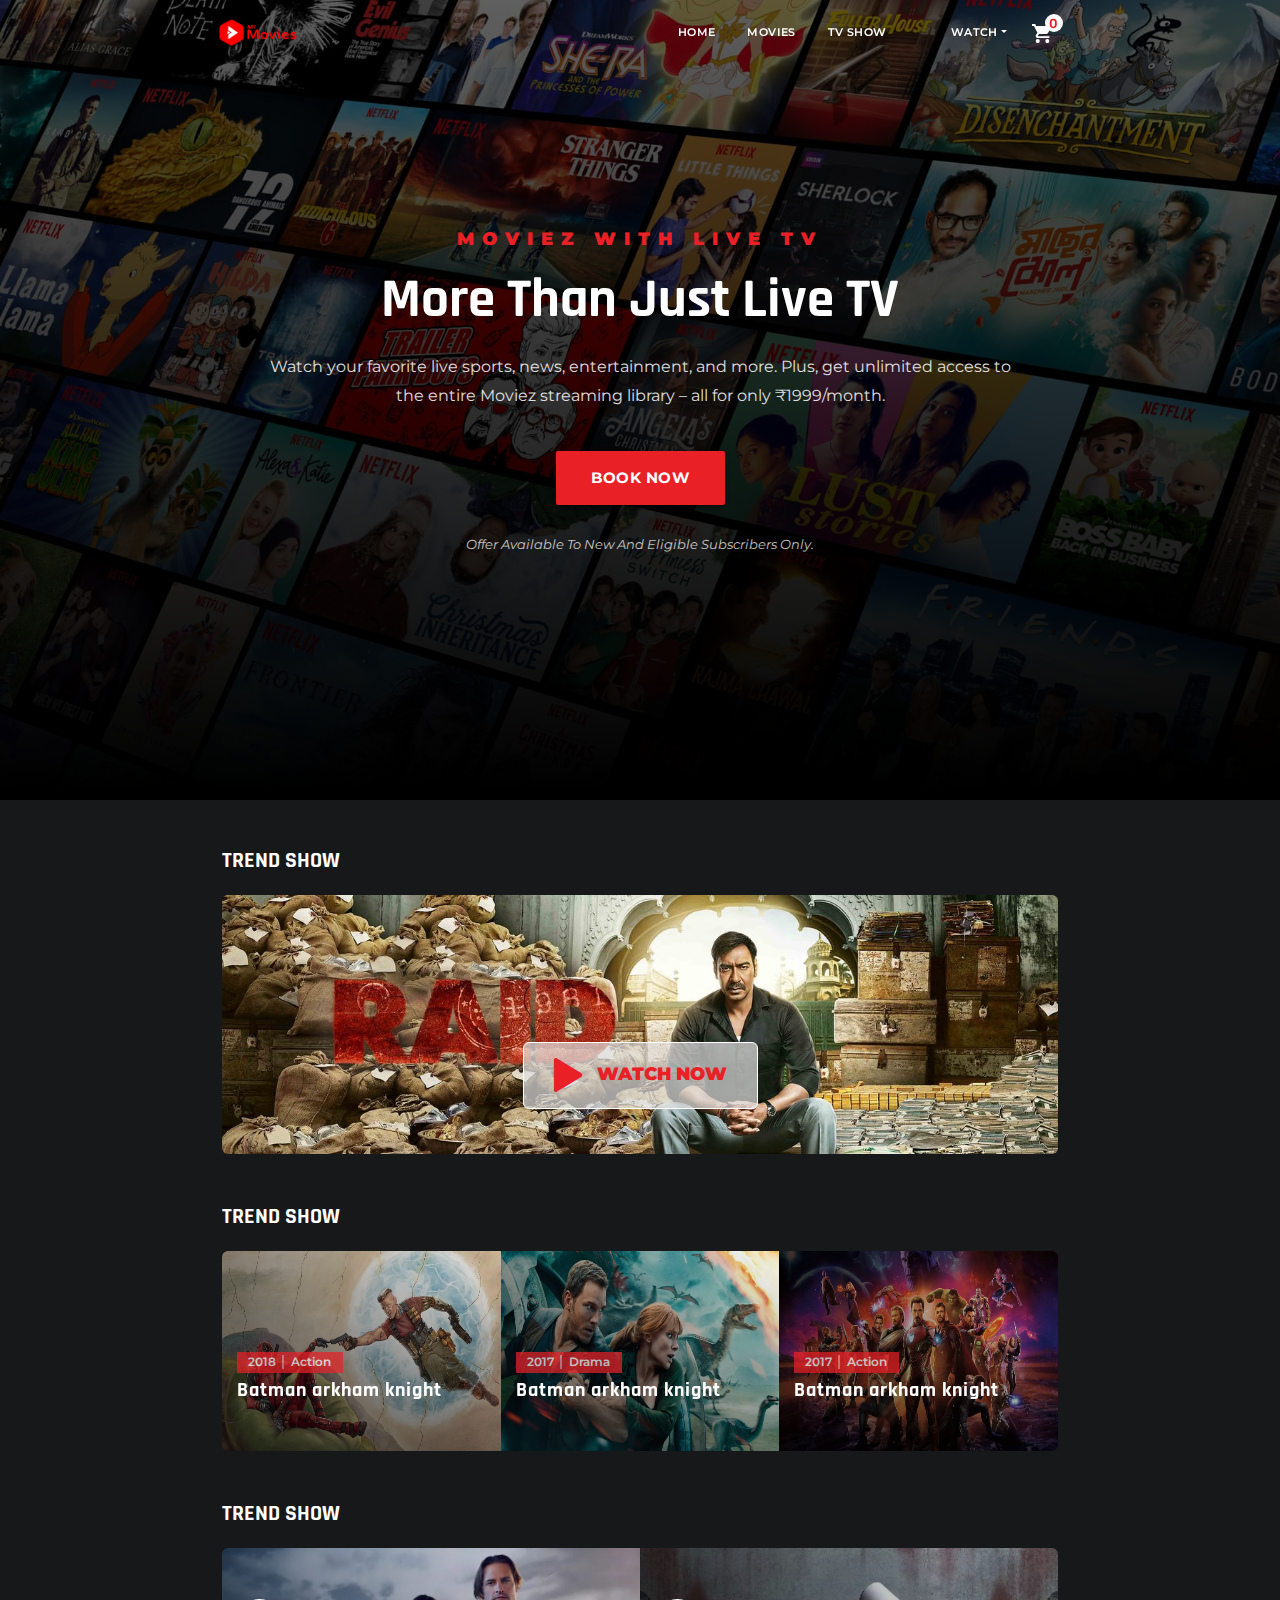
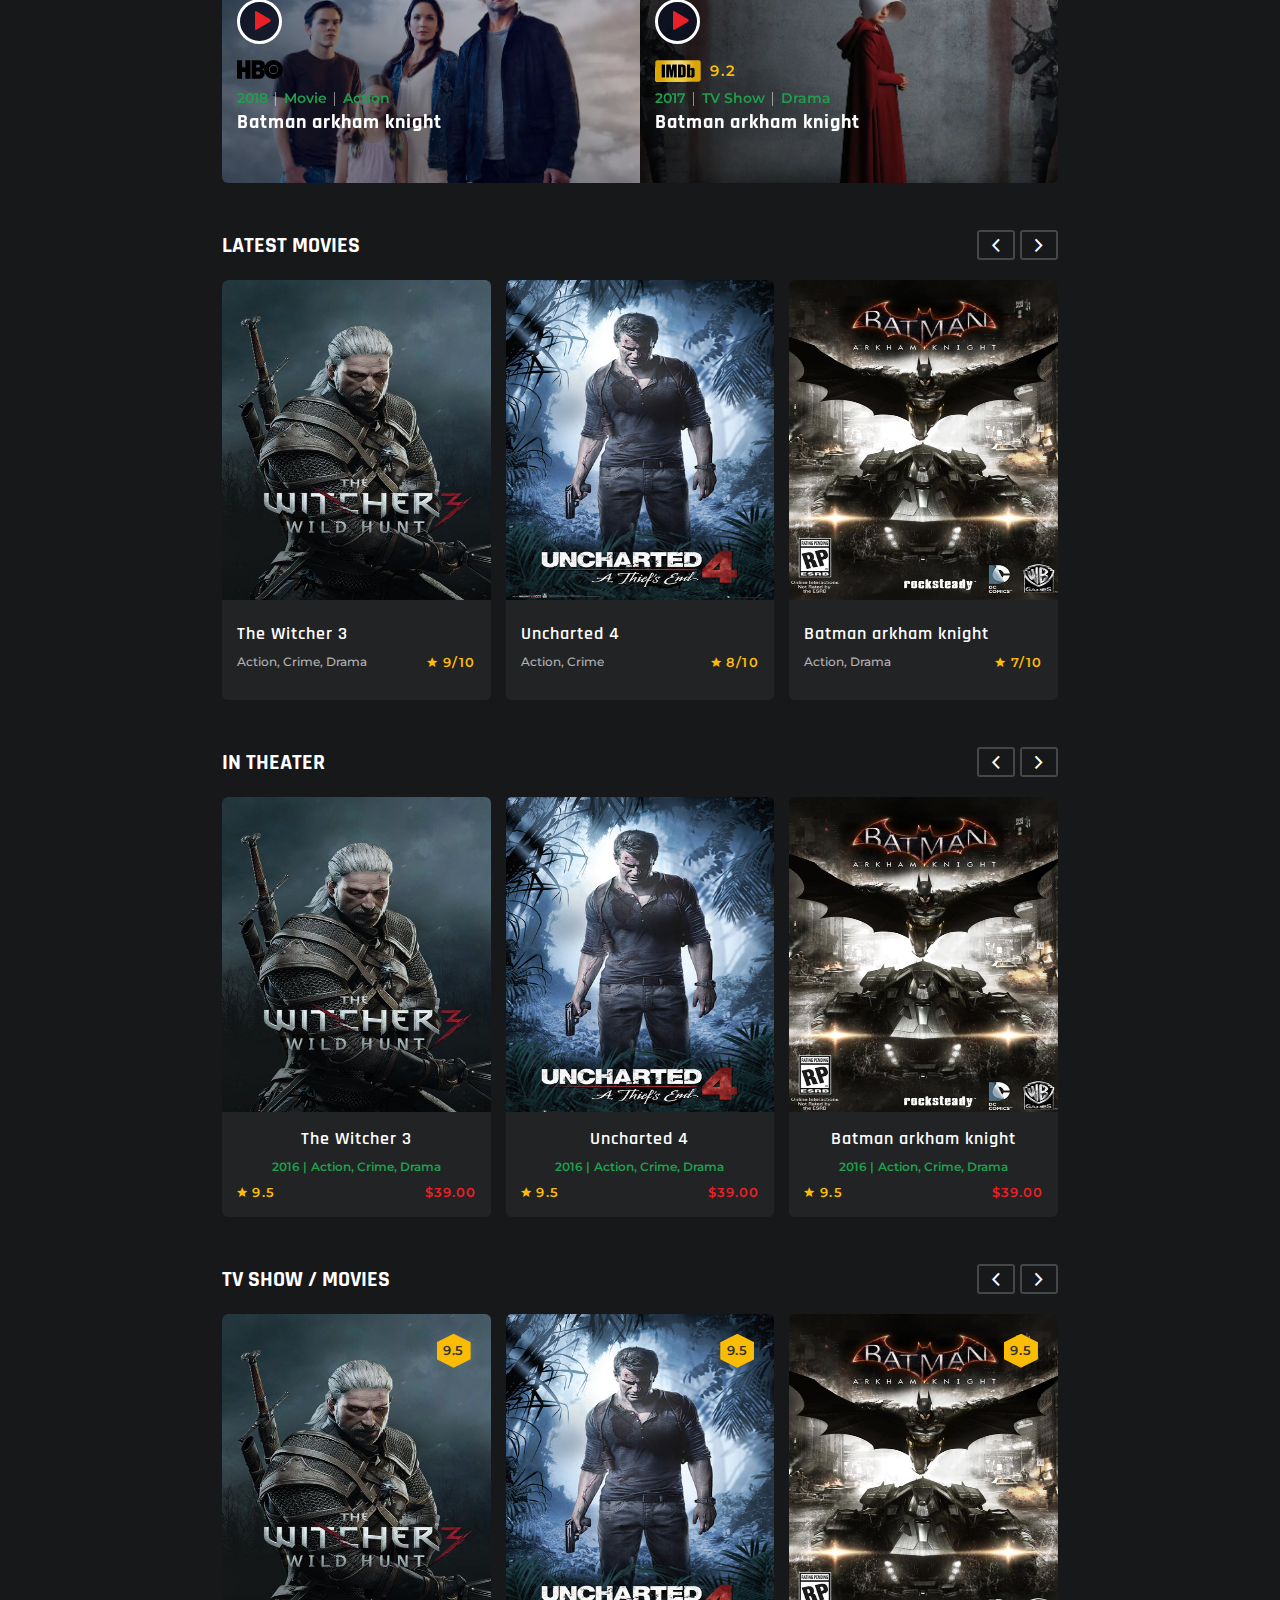
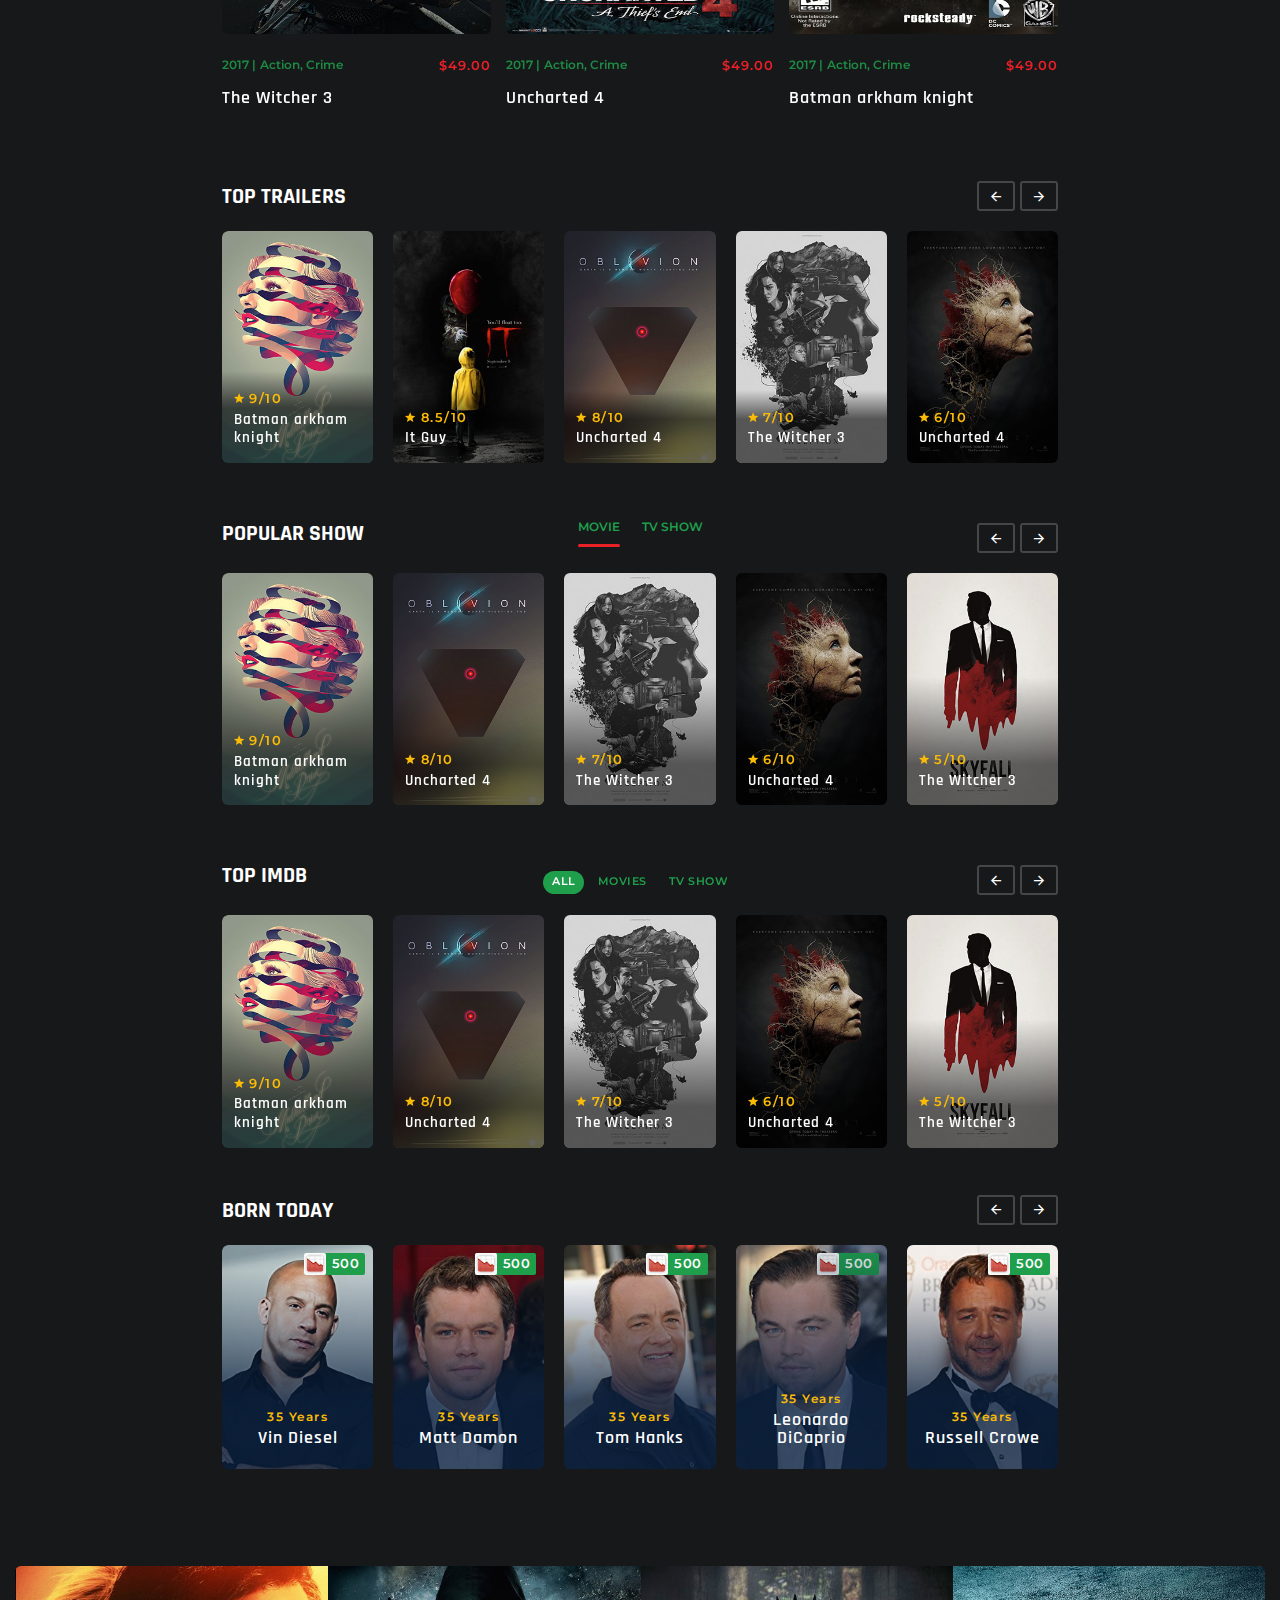
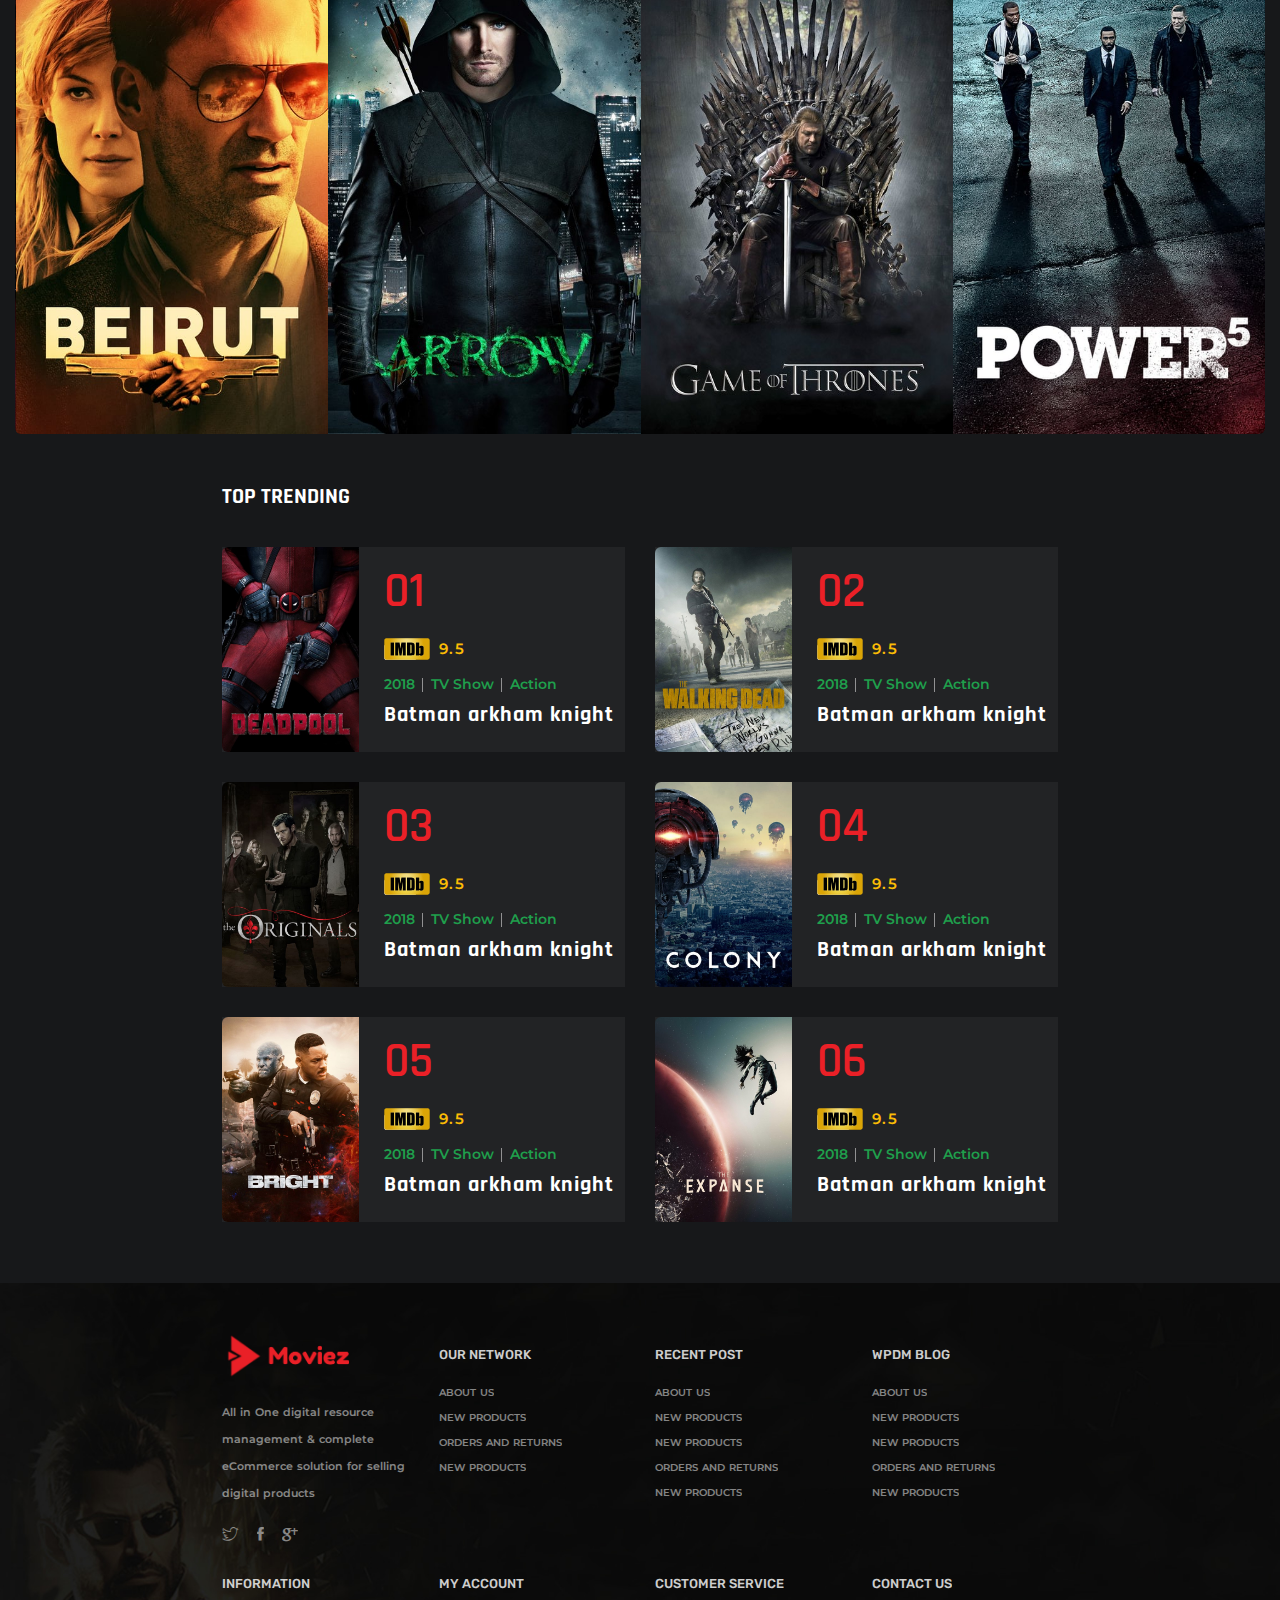
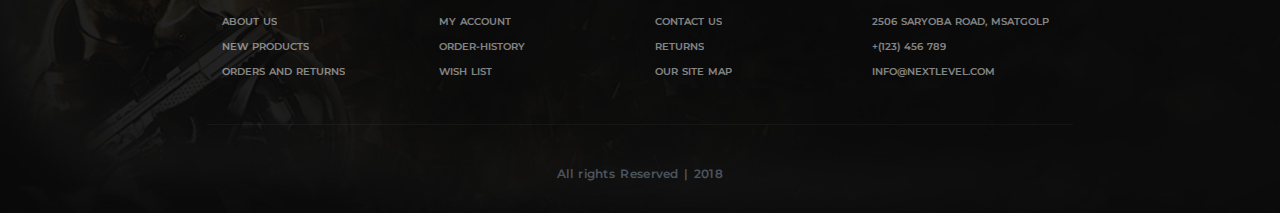
<file: index.html>
<!doctype html>
<html lang="en">
<head>
    <!-- Required meta tags -->
    <meta charset="utf-8">
    <meta name="viewport" content="width=device-width, initial-scale=1, shrink-to-fit=no">
    <title>My Movies - Watch and Ticket Booking Online</title>

    <!-- === CSS === -->
    <link rel="stylesheet" href="bootstrap-4.1.1-dist/css/bootstrap.min.css">
    <link rel="stylesheet" href="css/materialize.min.css">
    <link rel="stylesheet" href="css/owl.carousel.min.css">
    <link rel="stylesheet" href="css/ionicons.css">
    <link rel="stylesheet" href="css/app.css">
</head>
<body>

    <!--=== navbar ===-->
    <header class="header">
        <nav class="navbar navbar-expand-sm fixed-top">
            <div class="container">
                <a class="navbar-brand" href="index.html"><img class="header-logo" src="images/small-image/My Movies Logo@3x.png" alt="Main Logo" height="250"></a>
                <button class="navbar-toggler navbar-toggler" type="button" data-toggle="collapse" data-target="#example-navbar" aria-controls="navbarSupportedContent" aria-expanded="false" aria-label="Toggle navigation">
                    <i class="ion nav-more ion-android-menu"></i></button>
                <div class="collapse navbar-collapse" id="example-navbar" data-nav-image="assets/img/blurred-image-1.jpg">
                    <ul class="navbar-nav ml-auto">
                        <li class="nav-item"><a class="nav-link active" href="index.html">Home</a></li>
                        <li class="nav-item"><a class="nav-link" href="movies.html">Movies</a></li>
                        <li class="nav-item"><a class="nav-link" href="tv-shows.html">Tv Show</a></li>
                        <li class="nav-item"><a class="nav-link" href="tv-shows.html"></a></li>
                        <li class="nav-item dropdown">
                            <a class="nav-link dropdown-toggle" href="#" id="1" data-toggle="dropdown" aria-haspopup="true" aria-expanded="false">Watch</a>
                            <div class="dropdown-menu" aria-labelledby="1">
                                <a class="dropdown-item" href="index.html">Home Page 1</a>
                                <a class="dropdown-item" href="movie-item.html">Watch Page 1</a>
                                <a class="dropdown-item" href="movie-item-2.html">Watch Page 2</a>
                                <a class="dropdown-item" href="movie-item-3.html">Watch Page 3</a>
                            </div>
                        </li>
                        <li class="nav-item dropdown cart">
                            <a href="#" class="nav-link dropdown-toggle " id="navbarDropdownMenuLink" data-toggle="dropdown">
                                <i class="ion ion-android-cart" aria-hidden="true"></i>
                                <span class="cart-number">0</span>
                            </a>
                            <div class="dropdown-menu dropdown-menu-right" aria-labelledby="navbarDropdownMenuLink">
                                <a class="dropdown-item" href="#">Empty Cart <span class="text-right">0</span></a>
                            </div>
                        </li>
                    </ul>
                </div>
            </div>
        </nav>
    </header>

    <!--=== home ===-->
    <section class="home index-1 bg-overlay d-flex align-items-center">
        <div class="container">
            <div class="row">
                <div class="col-lg-12">
                    <div class="intro text-center">
                        <div class="primary-tag">Moviez with Live TV</div>
                        <div class="primary-title">More Than Just Live TV</div>
                        <div class="primary-para">Watch your favorite live sports, news, entertainment, and more. Plus, get unlimited access to the entire Moviez streaming library – all for only ₹1999/month.</div>
                        <a href="movies.html" class="waves-effect waves-light btn-large btn-main"><i class="material-icons left"></i>Book Now</a>
                        <div class="Secondary-tag">Offer available to new and eligible subscribers only.</div>
                    </div>
                </div>
            </div>
        </div>
    </section>

    <!--=== movies 7 ===-->
    <section class="movies movie-7 movie-box movie-modify-7-3 pt-5">
        <div class="container">
            <div class="row">
                <div class="col-12">
                    <div class="wrap-movie">
                        <div class="section-title-wrap">
                            <div class="section-title">Trend Show</div>
                        </div>
                        <div class="movie-showcase-10 owl-carousel">
                            <div class="item">
                                <div class="movie-item">
                                    <div class="movie-item-img-wrap">
                                        <img class="movie-item-img" src="images/banner/banner-1.jpg" alt="Movie Banner">
                                    </div>
                                    <div class="movie-item-overlay text-center">
                                        <div class="movie-item-play-2 video-btn" data-toggle="modal" data-src="https://player.vimeo.com/video/131892249?badge=0" data-target="#call-video"><i class="ion ion-play"></i>Watch Now</div>
                                    </div>
                                </div>
                            </div>
                            <div class="item">
                                <div class="movie-item">
                                    <div class="movie-item-img-wrap">
                                        <img class="movie-item-img" src="images/banner/banner-2.jpg" alt="Movie Banner">
                                    </div>
                                    <div class="movie-item-overlay text-center">
                                        <div class="movie-item-play-2 video-btn" data-toggle="modal" data-src="https://www.youtube.com/embed/x02xX2dv6bQ" data-target="#call-video"><i class="ion ion-play"></i>Watch Now</div>
                                    </div>
                                </div>
                            </div>
                            <div class="item">
                                <div class="movie-item">
                                    <div class="movie-item-img-wrap">
                                        <img class="movie-item-img" src="images/banner/banner-3.jpg" alt="Movie Banner">
                                    </div>
                                    <div class="movie-item-overlay text-center">
                                        <div class="movie-item-play-2 video-btn" data-toggle="modal" data-src="https://player.vimeo.com/video/131892249?badge=0" data-target="#call-video"><i class="ion ion-play"></i>Watch Now</div>
                                    </div>
                                </div>
                            </div>
                        </div>
                    </div>
                </div>
            </div>
        </div>
    </section>

    <!--=== movies 7 ===-->
    <section class="movies movie-7 movie-box movie-modify-7-3">
        <div class="container">
            <div class="row">
                <div class="col-12">
                    <div class="wrap-movie">
                        <div class="section-title-wrap">
                            <div class="section-title">Trend Show</div>
                        </div>
                        <div class="movie-showcase-9 owl-carousel">
                            <div class="item">
                                <div class="movie-item">
                                    <div class="movie-item-img-wrap">
                                        <img class="movie-item-img" src="images/poster/slider-big-1.jpg" alt="Movie Thumb">
                                    </div>
                                    <div class="movie-item-overlay">
                                        <ul class="movie-item-genre">
                                            <li class="movie-item-year">2018</li>
                                            <li class="movie-item-series">Action</li>
                                        </ul>
                                        <div class="movie-item-title">Batman arkham knight</div>
                                    </div>
                                </div>
                            </div>
                            <div class="item">
                                <div class="movie-item">
                                    <div class="movie-item-img-wrap">
                                        <img class="movie-item-img" src="images/poster/slider-big-2.jpg" alt="Movie Thumb">
                                    </div>
                                    <div class="movie-item-overlay">
                                        <ul class="movie-item-genre">
                                            <li class="movie-item-year">2017</li>
                                            <li class="movie-item-series">Drama</li>
                                        </ul>
                                        <div class="movie-item-title">Batman arkham knight</div>
                                    </div>
                                </div>
                            </div>
                            <div class="item">
                                <div class="movie-item">
                                    <div class="movie-item-img-wrap">
                                        <img class="movie-item-img" src="images/poster/slider-big-3.jpg" alt="Movie Thumb">
                                    </div>
                                    <div class="movie-item-overlay">
                                        <ul class="movie-item-genre">
                                            <li class="movie-item-year">2017</li>
                                            <li class="movie-item-series">Action</li>
                                        </ul>
                                        <div class="movie-item-title">Batman arkham knight</div>
                                    </div>
                                </div>
                            </div>
                            <div class="item">
                                <div class="movie-item">
                                    <div class="movie-item-img-wrap">
                                        <img class="movie-item-img" src="images/poster/slider-big-4.jpg" alt="Movie Thumb">
                                    </div>
                                    <div class="movie-item-overlay">
                                        <ul class="movie-item-genre">
                                            <li class="movie-item-year">2015</li>
                                            <li class="movie-item-series">Drama</li>
                                        </ul>
                                        <div class="movie-item-title">Batman arkham knight</div>
                                    </div>
                                </div>
                            </div>
                        </div>
                    </div>
                </div>
            </div>
        </div>
    </section>

    <!--=== movies 7 ===-->
    <section class="movies movie-7 movie-box movie-modify-7-2">
        <div class="container">
            <div class="row">
                <div class="col-12">
                    <div class="wrap-movie">
                        <div class="section-title-wrap">
                            <div class="section-title">Trend Show</div>
                        </div>
                        <div class="movie-showcase-8 owl-carousel">
                            <div class="item">
                                <div class="movie-item">
                                    <div class="movie-item-img-wrap">
                                        <img class="movie-item-img" src="images/poster/slider-poster-1.jpg" alt="Movie Thumb">
                                    </div>
                                    <div class="movie-item-overlay">
                                        <div class="movie-item-play"><i class="ion ion-play"></i></div>
                                        <div class="movie-item-rate"><img class="img-fluid" src="images/small-image/hbo_logo.svg" alt="Movie Thumb"></div>
                                        <ul class="movie-item-genre">
                                            <li class="movie-item-year">2018</li>
                                            <li class="movie-item-type">Movie</li>
                                            <li class="movie-item-series">Action</li>
                                        </ul>
                                        <div class="movie-item-title">Batman arkham knight</div>
                                    </div>
                                </div>
                            </div>
                            <div class="item">
                                <div class="movie-item">
                                    <div class="movie-item-img-wrap">
                                        <img class="movie-item-img" src="images/poster/slider-poster-2.jpg" alt="Movie Thumb">
                                    </div>
                                    <div class="movie-item-overlay">
                                        <div class="movie-item-play"><i class="ion ion-play"></i></div>
                                        <div class="movie-item-rate"><img class="img-fluid" src="images/small-image/imdb-logo.svg" alt="Movie Thumb"><span>9.2</span></div>
                                        <ul class="movie-item-genre">
                                            <li class="movie-item-year">2017</li>
                                            <li class="movie-item-type">TV Show</li>
                                            <li class="movie-item-series">Drama</li>
                                        </ul>
                                        <div class="movie-item-title">Batman arkham knight</div>
                                    </div>
                                </div>
                            </div>
                            <div class="item">
                                <div class="movie-item">
                                    <div class="movie-item-img-wrap">
                                        <img class="movie-item-img" src="images/poster/slider-poster-3.jpg" alt="Movie Thumb">
                                    </div>
                                    <div class="movie-item-overlay">
                                        <div class="movie-item-play"><i class="ion ion-play"></i></div>
                                        <div class="movie-item-rate"><img class="img-fluid" src="images/small-image/imdb-logo.svg" alt="Movie Thumb"><span>9.1</span></div>
                                        <ul class="movie-item-genre">
                                            <li class="movie-item-year">2017</li>
                                            <li class="movie-item-type">TV Show</li>
                                            <li class="movie-item-series">Action</li>
                                        </ul>
                                        <div class="movie-item-title">Batman arkham knight</div>
                                    </div>
                                </div>
                            </div>
                            <div class="item">
                                <div class="movie-item">
                                    <div class="movie-item-img-wrap">
                                        <img class="movie-item-img" src="images/poster/slider-poster-4.jpg" alt="Movie Thumb">
                                    </div>
                                    <div class="movie-item-overlay">
                                        <div class="movie-item-play"><i class="ion ion-play"></i></div>
                                        <div class="movie-item-rate"><img class="img-fluid" src="images/small-image/imdb-logo.svg" alt="Movie Thumb"><span>8.9</span></div>
                                        <ul class="movie-item-genre">
                                            <li class="movie-item-year">2015</li>
                                            <li class="movie-item-type">TV Show</li>
                                            <li class="movie-item-series">Drama</li>
                                        </ul>
                                        <div class="movie-item-title">Batman arkham knight</div>
                                    </div>
                                </div>
                            </div>
                        </div>
                    </div>
                </div>
            </div>
        </div>
    </section>

    <!--=== movies 1 ===-->
    <section class="movies movie-1">
        <div class="container">
            <div class="row">
                <div class="col-12">
                    <div class="wrap-movie">
                        <div class="section-title-wrap">
                            <div class="section-title">Latest Movies</div>
                        </div>
                        <div class="movie-showcase-1 owl-carousel">
                            <div class="item">
                                <div class="movie-item">
                                    <img class="movie-item-img" src="images/poster/The-Witcher-3-Wild-Hunt.jpg" alt="Movie Thumb">
                                    <div class="movie-item-overlay">
                                        <div class="movie-item-title">The Witcher 3</div>
                                        <div class="movie-item-rate"><i class="ion ion-android-star"></i>9/10</div>
                                        <div class="movie-item-genre">Action, Crime, Drama</div>
                                    </div>
                                </div>
                            </div>
                            <div class="item">
                                <div class="movie-item">
                                    <img class="movie-item-img" src="images/poster/uncharted-4.jpg" alt="Movie Thumb">
                                    <div class="movie-item-overlay">
                                        <div class="movie-item-title">Uncharted 4</div>
                                        <div class="movie-item-rate"><i class="ion ion-android-star"></i>8/10</div>
                                        <div class="movie-item-genre">Action, Crime</div>
                                    </div>
                                </div>
                            </div>
                            <div class="item">
                                <div class="movie-item">
                                    <img class="movie-item-img" src="images/poster/batman-arkham-knight.jpg" alt="Movie Thumb">
                                    <div class="movie-item-overlay">
                                        <div class="movie-item-title">Batman arkham knight</div>
                                        <div class="movie-item-rate"><i class="ion ion-android-star"></i>7/10</div>
                                        <div class="movie-item-genre">Action, Drama</div>
                                    </div>
                                </div>
                            </div>
                            <div class="item">
                                <div class="movie-item">
                                    <img class="movie-item-img" src="images/poster/tomb-rider.jpg" alt="Movie Thumb">
                                    <div class="movie-item-overlay">
                                        <div class="movie-item-title">Tomb-rider</div>
                                        <div class="movie-item-rate"><i class="ion ion-android-star"></i>6/10</div>
                                        <div class="movie-item-genre">Crime, Drama</div>
                                    </div>
                                </div>
                            </div>
                            <div class="item">
                                <div class="movie-item">
                                    <img class="movie-item-img" src="images/poster/dark.png" alt="Movie Thumb">
                                    <div class="movie-item-overlay">
                                        <div class="movie-item-title">Dark Night</div>
                                        <div class="movie-item-rate"><i class="ion ion-android-star"></i>5/10</div>
                                        <div class="movie-item-genre">Action, Crime</div>
                                    </div>
                                </div>
                            </div>
                            <div class="item">
                                <div class="movie-item">
                                    <img class="movie-item-img" src="images/poster/Assassin-s-Creed-Syndicate.jpg" alt="Movie Thumb">
                                    <div class="movie-item-overlay">
                                        <div class="movie-item-title">Assassin's Creed</div>
                                        <div class="movie-item-rate"><i class="ion ion-android-star"></i>4/10</div>
                                        <div class="movie-item-genre">Action, Drama</div>
                                    </div>
                                </div>
                            </div>
                        </div>
                    </div>
                </div>
            </div>
        </div>
    </section>

    <!--=== movies 2 ===-->
    <section class="movies movie-2">
        <div class="container">
            <div class="row">
                <div class="col-12">
                    <div class="wrap-movie">
                        <div class="section-title-wrap">
                            <div class="section-title">In Theater</div>
                        </div>
                        <div class="movie-showcase-2 owl-carousel">
                            <div class="item">
                                <div class="movie-item">
                                    <img class="movie-item-img" src="images/poster/The-Witcher-3-Wild-Hunt.jpg" alt="Movie Thumb">
                                    <div class="movie-item-overlay">
                                        <div class="movie-item-title">The Witcher 3</div>
                                        <div class="movie-item-genre"><span>2016 |</span>Action, Crime, Drama</div>
                                        <div class="movie-item-rate"><i class="ion ion-android-star"></i>9.5</div>
                                        <div class="movie-item-price">$39.00</div>
                                    </div>
                                </div>
                            </div>
                            <div class="item">
                                <div class="movie-item">
                                    <img class="movie-item-img" src="images/poster/uncharted-4.jpg" alt="Movie Thumb">
                                    <div class="movie-item-overlay">
                                        <div class="movie-item-title">Uncharted 4</div>
                                        <div class="movie-item-genre"><span>2016 |</span>Action, Crime, Drama</div>
                                        <div class="movie-item-rate"><i class="ion ion-android-star"></i>9.5</div>
                                        <div class="movie-item-price">$39.00</div>
                                    </div>
                                </div>
                            </div>
                            <div class="item">
                                <div class="movie-item">
                                    <img class="movie-item-img" src="images/poster/batman-arkham-knight.jpg" alt="Movie Thumb">
                                    <div class="movie-item-overlay">
                                        <div class="movie-item-title">Batman arkham knight</div>
                                        <div class="movie-item-genre"><span>2016 |</span>Action, Crime, Drama</div>
                                        <div class="movie-item-rate"><i class="ion ion-android-star"></i>9.5</div>
                                        <div class="movie-item-price">$39.00</div>
                                    </div>
                                </div>
                            </div>
                            <div class="item">
                                <div class="movie-item">
                                    <img class="movie-item-img" src="images/poster/tomb-rider.jpg" alt="Movie Thumb">
                                    <div class="movie-item-overlay">
                                        <div class="movie-item-title">Tomb-rider</div>
                                        <div class="movie-item-genre"><span>2016 |</span>Action, Crime, Drama</div>
                                        <div class="movie-item-rate"><i class="ion ion-android-star"></i>9.5</div>
                                        <div class="movie-item-price">$39.00</div>
                                    </div>
                                </div>
                            </div>
                            <div class="item">
                                <div class="movie-item">
                                    <img class="movie-item-img" src="images/poster/dark.png" alt="Movie Thumb">
                                    <div class="movie-item-overlay">
                                        <div class="movie-item-title">Dark Night</div>
                                        <div class="movie-item-genre"><span>2016 |</span>Action, Crime, Drama</div>
                                        <div class="movie-item-rate"><i class="ion ion-android-star"></i>9.5</div>
                                        <div class="movie-item-price">$39.00</div>
                                    </div>
                                </div>
                            </div>
                            <div class="item">
                                <div class="movie-item">
                                    <img class="movie-item-img" src="images/poster/Assassin-s-Creed-Syndicate.jpg" alt="Movie Thumb">
                                    <div class="movie-item-overlay">
                                        <div class="movie-item-title">Assassin's Creed</div>
                                        <div class="movie-item-genre"><span>2016 |</span>Action, Crime, Drama</div>
                                        <div class="movie-item-rate"><i class="ion ion-android-star"></i>9.5</div>
                                        <div class="movie-item-price">$39.00</div>
                                    </div>
                                </div>
                            </div>
                        </div>
                    </div>
                </div>
            </div>
        </div>
    </section>

    <!--=== movies 3 ===-->
    <section class="movies movie-3">
        <div class="container">
            <div class="row">
                <div class="col-12">
                    <div class="wrap-movie">
                        <div class="section-title-wrap">
                            <div class="section-title">TV Show / Movies</div>
                        </div>
                        <div class="movie-showcase-3 owl-carousel">
                            <div class="item">
                                <div class="movie-item">
                                    <div class="movie-item-img-wrap">
                                        <img class="movie-item-img" src="images/poster/The-Witcher-3-Wild-Hunt.jpg" alt="Movie Thumb">
                                        <div class="movie-item-rate">9.5</div>
                                    </div>
                                    <div class="movie-item-overlay">
                                        <div class="movie-item-genre"><span>2017 |</span>Action, Crime</div>
                                        <div class="movie-item-price">$49.00</div>
                                        <div class="movie-item-title">The Witcher 3</div>
                                    </div>
                                </div>
                            </div>
                            <div class="item">
                                <div class="movie-item">
                                    <div class="movie-item-img-wrap">
                                        <img class="movie-item-img" src="images/poster/uncharted-4.jpg" alt="Movie Thumb">
                                        <div class="movie-item-rate">9.5</div>
                                    </div>
                                    <div class="movie-item-overlay">
                                        <div class="movie-item-genre"><span>2017 |</span>Action, Crime</div>
                                        <div class="movie-item-price">$49.00</div>
                                        <div class="movie-item-title">Uncharted 4</div>
                                    </div>
                                </div>
                            </div>
                            <div class="item">
                                <div class="movie-item">
                                    <div class="movie-item-img-wrap">
                                        <img class="movie-item-img" src="images/poster/batman-arkham-knight.jpg" alt="Movie Thumb">
                                        <div class="movie-item-rate">9.5</div>
                                    </div>
                                    <div class="movie-item-overlay">
                                        <div class="movie-item-genre"><span>2017 |</span>Action, Crime</div>
                                        <div class="movie-item-price">$49.00</div>
                                        <div class="movie-item-title">Batman arkham knight</div>
                                    </div>
                                </div>
                            </div>
                            <div class="item">
                                <div class="movie-item">
                                    <div class="movie-item-img-wrap">
                                        <img class="movie-item-img" src="images/poster/tomb-rider.jpg" alt="Movie Thumb">
                                        <div class="movie-item-rate">9.5</div>
                                    </div>
                                    <div class="movie-item-overlay">
                                        <div class="movie-item-genre"><span>2017 |</span>Action, Crime</div>
                                        <div class="movie-item-price">$49.00</div>
                                        <div class="movie-item-title">Tomb-rider</div>
                                    </div>
                                </div>
                            </div>
                            <div class="item">
                                <div class="movie-item">
                                    <div class="movie-item-img-wrap">
                                        <img class="movie-item-img" src="images/poster/dark.png" alt="Movie Thumb">
                                        <div class="movie-item-rate">9.5</div>
                                    </div>
                                    <div class="movie-item-overlay">
                                        <div class="movie-item-genre"><span>2017 |</span>Action, Crime</div>
                                        <div class="movie-item-price">$49.00</div>
                                        <div class="movie-item-title">Dark Night</div>
                                    </div>
                                </div>
                            </div>
                            <div class="item">
                                <div class="movie-item">
                                    <div class="movie-item-img-wrap">
                                        <img class="movie-item-img" src="images/poster/Assassin-s-Creed-Syndicate.jpg" alt="Movie Thumb">
                                        <div class="movie-item-rate">9.5</div>
                                    </div>
                                    <div class="movie-item-overlay">
                                        <div class="movie-item-genre"><span>2017 |</span>Action, Crime</div>
                                        <div class="movie-item-price">$49.00</div>
                                        <div class="movie-item-title">Assassin's Creed</div>
                                    </div>
                                </div>
                            </div>
                        </div>
                    </div>
                </div>
            </div>
        </div>
    </section>

    <!--=== movies 4 ===-->
    <section class="movies movie-4">
        <div class="container">
            <div class="row">
                <div class="col-12">
                    <div class="wrap-movie">
                        <div class="section-title-wrap">
                            <div class="section-title">Top Trailers</div>
                        </div>
                        <div class="movie-showcase-4 owl-carousel">
                            <div class="item">
                                <div class="movie-item">
                                    <div class="movie-item-img-wrap">
                                        <img class="movie-item-img" src="images/poster/die-hard.jpg" alt="Movie Thumb">
                                        <div class="movie-item-detail">Detail<i class="ion ion-play"></i></div>
                                    </div>
                                    <div class="movie-item-overlay">
                                        <div class="movie-item-rate"><i class="ion ion-android-star"></i>9/10</div>
                                        <div class="movie-item-title">Batman arkham knight</div>
                                    </div>
                                </div>
                            </div>
                            <div class="item">
                                <div class="movie-item">
                                    <div class="movie-item-img-wrap">
                                        <img class="movie-item-img" src="images/poster/it.jpg" alt="Movie Thumb">
                                        <div class="movie-item-detail">Detail<i class="ion ion-play"></i></div>
                                    </div>
                                    <div class="movie-item-overlay">
                                        <div class="movie-item-rate"><i class="ion ion-android-star"></i>8.5/10</div>
                                        <div class="movie-item-title">It Guy</div>
                                    </div>
                                </div>
                            </div>
                            <div class="item">
                                <div class="movie-item">
                                    <div class="movie-item-img-wrap">
                                        <img class="movie-item-img" src="images/poster/oblivion.jpg" alt="Movie Thumb">
                                        <div class="movie-item-detail">Detail<i class="ion ion-play"></i></div>
                                    </div>
                                    <div class="movie-item-overlay">
                                        <div class="movie-item-rate"><i class="ion ion-android-star"></i>8/10</div>
                                        <div class="movie-item-title">Uncharted 4</div>
                                    </div>
                                </div>
                            </div>
                            <div class="item">
                                <div class="movie-item">
                                    <div class="movie-item-img-wrap">
                                        <img class="movie-item-img" src="images/poster/Inception.jpg" alt="Movie Thumb">
                                        <div class="movie-item-detail">Detail<i class="ion ion-play"></i></div>
                                    </div>
                                    <div class="movie-item-overlay">
                                        <div class="movie-item-rate"><i class="ion ion-android-star"></i>7/10</div>
                                        <div class="movie-item-title">The Witcher 3</div>
                                    </div>
                                </div>
                            </div>
                            <div class="item">
                                <div class="movie-item">
                                    <div class="movie-item-img-wrap">
                                        <img class="movie-item-img" src="images/poster/the-forest.jpg" alt="Movie Thumb">
                                        <div class="movie-item-detail">Detail<i class="ion ion-play"></i></div>
                                    </div>
                                    <div class="movie-item-overlay">
                                        <div class="movie-item-rate"><i class="ion ion-android-star"></i>6/10</div>
                                        <div class="movie-item-title">Uncharted 4</div>
                                    </div>
                                </div>
                            </div>
                            <div class="item">
                                <div class="movie-item">
                                    <div class="movie-item-img-wrap">
                                        <img class="movie-item-img" src="images/poster/Skyfall.jpg" alt="Movie Thumb">
                                        <div class="movie-item-detail">Detail<i class="ion ion-play"></i></div>
                                    </div>
                                    <div class="movie-item-overlay">
                                        <div class="movie-item-rate"><i class="ion ion-android-star"></i>5/10</div>
                                        <div class="movie-item-title">The Witcher 3</div>
                                    </div>
                                </div>
                            </div>
                            <div class="item">
                                <div class="movie-item">
                                    <div class="movie-item-img-wrap">
                                        <img class="movie-item-img" src="images/poster/jurassic-park.jpg" alt="Movie Thumb">
                                        <div class="movie-item-detail">Detail<i class="ion ion-play"></i></div>
                                    </div>
                                    <div class="movie-item-overlay">
                                        <div class="movie-item-rate"><i class="ion ion-android-star"></i>4/10</div>
                                        <div class="movie-item-title">Uncharted 4</div>
                                    </div>
                                </div>
                            </div>
                            <div class="item">
                                <div class="movie-item">
                                    <div class="movie-item-img-wrap">
                                        <img class="movie-item-img" src="images/poster/it.jpg" alt="Movie Thumb">
                                        <div class="movie-item-detail">Detail<i class="ion ion-play"></i></div>
                                    </div>
                                    <div class="movie-item-overlay">
                                        <div class="movie-item-rate"><i class="ion ion-android-star"></i>3/10</div>
                                        <div class="movie-item-title">The Witcher 3</div>
                                    </div>
                                </div>
                            </div>
                        </div>
                    </div>
                </div>
            </div>
        </div>
    </section>

    <!--=== movies 5 ===-->
    <section class="movies movie-5">
        <div class="container">
            <div class="row">
                <div class="col-12">
                    <div class="wrap-movie pt-2">
                        <div class="section-title-wrap">
                            <div class="section-title">Popular Show</div>
                        </div>
                        <ul class="tabs movies-tabs-1">
                            <li class="tab"><a class="active" href="#popular">Movie</a></li>
                            <li class="tab"><a href="#coming-soon">TV Show</a></li>
                        </ul>
                        <div id="popular" class="">
                            <div class="movie-showcase-5 owl-carousel">
                                <div class="item">
                                    <div class="movie-item">
                                        <img class="movie-item-img" src="images/poster/die-hard.jpg" alt="Movie Thumb">
                                        <div class="movie-item-overlay">
                                            <div class="movie-item-play"><i class="ion ion-play"></i></div>
                                            <div class="movie-item-rate"><i class="ion ion-android-star"></i>9/10</div>
                                            <div class="movie-item-title">Batman arkham knight</div>
                                        </div>
                                    </div>
                                </div>
                                <div class="item">
                                    <div class="movie-item">
                                        <img class="movie-item-img" src="images/poster/oblivion.jpg" alt="Movie Thumb">
                                        <div class="movie-item-overlay">
                                            <div class="movie-item-play"><i class="ion ion-play"></i></div>
                                            <div class="movie-item-rate"><i class="ion ion-android-star"></i>8/10</div>
                                            <div class="movie-item-title">Uncharted 4</div>
                                        </div>
                                    </div>
                                </div>
                                <div class="item">
                                    <div class="movie-item">
                                        <img class="movie-item-img" src="images/poster/Inception.jpg" alt="Movie Thumb">
                                        <div class="movie-item-overlay">
                                            <div class="movie-item-play"><i class="ion ion-play"></i></div>
                                            <div class="movie-item-rate"><i class="ion ion-android-star"></i>7/10</div>
                                            <div class="movie-item-title">The Witcher 3</div>
                                        </div>
                                    </div>
                                </div>
                                <div class="item">
                                    <div class="movie-item">
                                        <img class="movie-item-img" src="images/poster/the-forest.jpg" alt="Movie Thumb">
                                        <div class="movie-item-overlay">
                                            <div class="movie-item-play"><i class="ion ion-play"></i></div>
                                            <div class="movie-item-rate"><i class="ion ion-android-star"></i>6/10</div>
                                            <div class="movie-item-title">Uncharted 4</div>
                                        </div>
                                    </div>
                                </div>
                                <div class="item">
                                    <div class="movie-item">
                                        <img class="movie-item-img" src="images/poster/Skyfall.jpg" alt="Movie Thumb">
                                        <div class="movie-item-overlay">
                                            <div class="movie-item-play"><i class="ion ion-play"></i></div>
                                            <div class="movie-item-rate"><i class="ion ion-android-star"></i>5/10</div>
                                            <div class="movie-item-title">The Witcher 3</div>
                                        </div>
                                    </div>
                                </div>
                                <div class="item">
                                    <div class="movie-item">
                                        <img class="movie-item-img" src="images/poster/jurassic-park.jpg" alt="Movie Thumb">
                                        <div class="movie-item-overlay">
                                            <div class="movie-item-play"><i class="ion ion-play"></i></div>
                                            <div class="movie-item-rate"><i class="ion ion-android-star"></i>4/10</div>
                                            <div class="movie-item-title">Uncharted 4</div>
                                        </div>
                                    </div>
                                </div>
                                <div class="item">
                                    <div class="movie-item">
                                        <img class="movie-item-img" src="images/poster/it.jpg" alt="Movie Thumb">
                                        <div class="movie-item-overlay">
                                            <div class="movie-item-play"><i class="ion ion-play"></i></div>
                                            <div class="movie-item-rate"><i class="ion ion-android-star"></i>3/10</div>
                                            <div class="movie-item-title">The Witcher 3</div>
                                        </div>
                                    </div>
                                </div>
                            </div>
                        </div>
                        <div id="coming-soon" class="">
                            <div class="movie-showcase-5 owl-carousel">
                                <div class="item">
                                    <div class="movie-item">
                                        <img class="movie-item-img" src="images/poster/die-hard.jpg" alt="Movie Thumb">
                                        <div class="movie-item-overlay">
                                            <div class="movie-item-play"><i class="ion ion-play"></i></div>
                                            <div class="movie-item-rate"><i class="ion ion-android-star"></i>9/10</div>
                                            <div class="movie-item-title">Batman arkham knight</div>
                                        </div>
                                    </div>
                                </div>
                                <div class="item">
                                    <div class="movie-item">
                                        <img class="movie-item-img" src="images/poster/oblivion.jpg" alt="Movie Thumb">
                                        <div class="movie-item-overlay">
                                            <div class="movie-item-play"><i class="ion ion-play"></i></div>
                                            <div class="movie-item-rate"><i class="ion ion-android-star"></i>8/10</div>
                                            <div class="movie-item-title">Uncharted 4</div>
                                        </div>
                                    </div>
                                </div>
                                <div class="item">
                                    <div class="movie-item">
                                        <img class="movie-item-img" src="images/poster/Inception.jpg" alt="Movie Thumb">
                                        <div class="movie-item-overlay">
                                            <div class="movie-item-play"><i class="ion ion-play"></i></div>
                                            <div class="movie-item-rate"><i class="ion ion-android-star"></i>7/10</div>
                                            <div class="movie-item-title">The Witcher 3</div>
                                        </div>
                                    </div>
                                </div>
                                <div class="item">
                                    <div class="movie-item">
                                        <img class="movie-item-img" src="images/poster/the-forest.jpg" alt="Movie Thumb">
                                        <div class="movie-item-overlay">
                                            <div class="movie-item-play"><i class="ion ion-play"></i></div>
                                            <div class="movie-item-rate"><i class="ion ion-android-star"></i>6/10</div>
                                            <div class="movie-item-title">Uncharted 4</div>
                                        </div>
                                    </div>
                                </div>
                                <div class="item">
                                    <div class="movie-item">
                                        <img class="movie-item-img" src="images/poster/Skyfall.jpg" alt="Movie Thumb">
                                        <div class="movie-item-overlay">
                                            <div class="movie-item-play"><i class="ion ion-play"></i></div>
                                            <div class="movie-item-rate"><i class="ion ion-android-star"></i>5/10</div>
                                            <div class="movie-item-title">The Witcher 3</div>
                                        </div>
                                    </div>
                                </div>
                                <div class="item">
                                    <div class="movie-item">
                                        <img class="movie-item-img" src="images/poster/jurassic-park.jpg" alt="Movie Thumb">
                                        <div class="movie-item-overlay">
                                            <div class="movie-item-play"><i class="ion ion-play"></i></div>
                                            <div class="movie-item-rate"><i class="ion ion-android-star"></i>4/10</div>
                                            <div class="movie-item-title">Uncharted 4</div>
                                        </div>
                                    </div>
                                </div>
                                <div class="item">
                                    <div class="movie-item">
                                        <img class="movie-item-img" src="images/poster/it.jpg" alt="Movie Thumb">
                                        <div class="movie-item-overlay">
                                            <div class="movie-item-play"><i class="ion ion-play"></i></div>
                                            <div class="movie-item-rate"><i class="ion ion-android-star"></i>3/10</div>
                                            <div class="movie-item-title">The Witcher 3</div>
                                        </div>
                                    </div>
                                </div>
                            </div>
                        </div>
                    </div>
                </div>
            </div>
        </div>
    </section>

    <!--=== modify movies 5 ===-->
    <section class="movies movie-5 modify-movie-5">
        <div class="container">
            <div class="row">
                <div class="col-12">
                    <div class="wrap-movie pt-2">
                        <div class="section-title-wrap">
                            <div class="section-title">Top IMDB</div>
                        </div>
                        <ul class="tabs movies-tabs-2">
                            <li class="tab"><a class="active" href="#all">All</a></li>
                            <li class="tab"><a href="#movie">Movies</a></li>
                            <li class="tab"><a href="#tv-show">TV Show</a></li>
                        </ul>
                        <div id="all" class="">
                            <div class="movie-showcase-5-1 owl-carousel">
                                <div class="item">
                                    <div class="movie-item">
                                        <img class="movie-item-img" src="images/poster/die-hard.jpg" alt="Movie Thumb">
                                        <div class="movie-item-overlay">
                                            <div class="movie-item-play"><i class="ion ion-play"></i></div>
                                            <div class="movie-item-rate"><i class="ion ion-android-star"></i>9/10</div>
                                            <div class="movie-item-title">Batman arkham knight</div>
                                        </div>
                                    </div>
                                </div>
                                <div class="item">
                                    <div class="movie-item">
                                        <img class="movie-item-img" src="images/poster/oblivion.jpg" alt="Movie Thumb">
                                        <div class="movie-item-overlay">
                                            <div class="movie-item-play"><i class="ion ion-play"></i></div>
                                            <div class="movie-item-rate"><i class="ion ion-android-star"></i>8/10</div>
                                            <div class="movie-item-title">Uncharted 4</div>
                                        </div>
                                    </div>
                                </div>
                                <div class="item">
                                    <div class="movie-item">
                                        <img class="movie-item-img" src="images/poster/Inception.jpg" alt="Movie Thumb">
                                        <div class="movie-item-overlay">
                                            <div class="movie-item-play"><i class="ion ion-play"></i></div>
                                            <div class="movie-item-rate"><i class="ion ion-android-star"></i>7/10</div>
                                            <div class="movie-item-title">The Witcher 3</div>
                                        </div>
                                    </div>
                                </div>
                                <div class="item">
                                    <div class="movie-item">
                                        <img class="movie-item-img" src="images/poster/the-forest.jpg" alt="Movie Thumb">
                                        <div class="movie-item-overlay">
                                            <div class="movie-item-play"><i class="ion ion-play"></i></div>
                                            <div class="movie-item-rate"><i class="ion ion-android-star"></i>6/10</div>
                                            <div class="movie-item-title">Uncharted 4</div>
                                        </div>
                                    </div>
                                </div>
                                <div class="item">
                                    <div class="movie-item">
                                        <img class="movie-item-img" src="images/poster/Skyfall.jpg" alt="Movie Thumb">
                                        <div class="movie-item-overlay">
                                            <div class="movie-item-play"><i class="ion ion-play"></i></div>
                                            <div class="movie-item-rate"><i class="ion ion-android-star"></i>5/10</div>
                                            <div class="movie-item-title">The Witcher 3</div>
                                        </div>
                                    </div>
                                </div>
                                <div class="item">
                                    <div class="movie-item">
                                        <img class="movie-item-img" src="images/poster/jurassic-park.jpg" alt="Movie Thumb">
                                        <div class="movie-item-overlay">
                                            <div class="movie-item-play"><i class="ion ion-play"></i></div>
                                            <div class="movie-item-rate"><i class="ion ion-android-star"></i>4/10</div>
                                            <div class="movie-item-title">Uncharted 4</div>
                                        </div>
                                    </div>
                                </div>
                                <div class="item">
                                    <div class="movie-item">
                                        <img class="movie-item-img" src="images/poster/it.jpg" alt="Movie Thumb">
                                        <div class="movie-item-overlay">
                                            <div class="movie-item-play"><i class="ion ion-play"></i></div>
                                            <div class="movie-item-rate"><i class="ion ion-android-star"></i>3/10</div>
                                            <div class="movie-item-title">The Witcher 3</div>
                                        </div>
                                    </div>
                                </div>
                            </div>
                        </div>
                        <div id="movie" class="">
                            <div class="movie-showcase-5-1 owl-carousel">
                                <div class="item">
                                    <div class="movie-item">
                                        <img class="movie-item-img" src="images/poster/die-hard.jpg" alt="Movie Thumb">
                                        <div class="movie-item-overlay">
                                            <div class="movie-item-play"><i class="ion ion-play"></i></div>
                                            <div class="movie-item-rate"><i class="ion ion-android-star"></i>9/10</div>
                                            <div class="movie-item-title">Batman arkham knight</div>
                                        </div>
                                    </div>
                                </div>
                                <div class="item">
                                    <div class="movie-item">
                                        <img class="movie-item-img" src="images/poster/oblivion.jpg" alt="Movie Thumb">
                                        <div class="movie-item-overlay">
                                            <div class="movie-item-play"><i class="ion ion-play"></i></div>
                                            <div class="movie-item-rate"><i class="ion ion-android-star"></i>8/10</div>
                                            <div class="movie-item-title">Uncharted 4</div>
                                        </div>
                                    </div>
                                </div>
                                <div class="item">
                                    <div class="movie-item">
                                        <img class="movie-item-img" src="images/poster/Inception.jpg" alt="Movie Thumb">
                                        <div class="movie-item-overlay">
                                            <div class="movie-item-play"><i class="ion ion-play"></i></div>
                                            <div class="movie-item-rate"><i class="ion ion-android-star"></i>7/10</div>
                                            <div class="movie-item-title">The Witcher 3</div>
                                        </div>
                                    </div>
                                </div>
                                <div class="item">
                                    <div class="movie-item">
                                        <img class="movie-item-img" src="images/poster/the-forest.jpg" alt="Movie Thumb">
                                        <div class="movie-item-overlay">
                                            <div class="movie-item-play"><i class="ion ion-play"></i></div>
                                            <div class="movie-item-rate"><i class="ion ion-android-star"></i>6/10</div>
                                            <div class="movie-item-title">Uncharted 4</div>
                                        </div>
                                    </div>
                                </div>
                                <div class="item">
                                    <div class="movie-item">
                                        <img class="movie-item-img" src="images/poster/Skyfall.jpg" alt="Movie Thumb">
                                        <div class="movie-item-overlay">
                                            <div class="movie-item-play"><i class="ion ion-play"></i></div>
                                            <div class="movie-item-rate"><i class="ion ion-android-star"></i>5/10</div>
                                            <div class="movie-item-title">The Witcher 3</div>
                                        </div>
                                    </div>
                                </div>
                                <div class="item">
                                    <div class="movie-item">
                                        <img class="movie-item-img" src="images/poster/jurassic-park.jpg" alt="Movie Thumb">
                                        <div class="movie-item-overlay">
                                            <div class="movie-item-play"><i class="ion ion-play"></i></div>
                                            <div class="movie-item-rate"><i class="ion ion-android-star"></i>4/10</div>
                                            <div class="movie-item-title">Uncharted 4</div>
                                        </div>
                                    </div>
                                </div>
                                <div class="item">
                                    <div class="movie-item">
                                        <img class="movie-item-img" src="images/poster/it.jpg" alt="Movie Thumb">
                                        <div class="movie-item-overlay">
                                            <div class="movie-item-play"><i class="ion ion-play"></i></div>
                                            <div class="movie-item-rate"><i class="ion ion-android-star"></i>3/10</div>
                                            <div class="movie-item-title">The Witcher 3</div>
                                        </div>
                                    </div>
                                </div>
                            </div>
                        </div>
                        <div id="tv-show" class="">
                            <div class="movie-showcase-5-1 owl-carousel">
                                <div class="item">
                                    <div class="movie-item">
                                        <img class="movie-item-img" src="images/poster/die-hard.jpg" alt="Movie Thumb">
                                        <div class="movie-item-overlay">
                                            <div class="movie-item-play"><i class="ion ion-play"></i></div>
                                            <div class="movie-item-rate"><i class="ion ion-android-star"></i>9/10</div>
                                            <div class="movie-item-title">Batman arkham knight</div>
                                        </div>
                                    </div>
                                </div>
                                <div class="item">
                                    <div class="movie-item">
                                        <img class="movie-item-img" src="images/poster/oblivion.jpg" alt="Movie Thumb">
                                        <div class="movie-item-overlay">
                                            <div class="movie-item-play"><i class="ion ion-play"></i></div>
                                            <div class="movie-item-rate"><i class="ion ion-android-star"></i>8/10</div>
                                            <div class="movie-item-title">Uncharted 4</div>
                                        </div>
                                    </div>
                                </div>
                                <div class="item">
                                    <div class="movie-item">
                                        <img class="movie-item-img" src="images/poster/Inception.jpg" alt="Movie Thumb">
                                        <div class="movie-item-overlay">
                                            <div class="movie-item-play"><i class="ion ion-play"></i></div>
                                            <div class="movie-item-rate"><i class="ion ion-android-star"></i>7/10</div>
                                            <div class="movie-item-title">The Witcher 3</div>
                                        </div>
                                    </div>
                                </div>
                                <div class="item">
                                    <div class="movie-item">
                                        <img class="movie-item-img" src="images/poster/the-forest.jpg" alt="Movie Thumb">
                                        <div class="movie-item-overlay">
                                            <div class="movie-item-play"><i class="ion ion-play"></i></div>
                                            <div class="movie-item-rate"><i class="ion ion-android-star"></i>6/10</div>
                                            <div class="movie-item-title">Uncharted 4</div>
                                        </div>
                                    </div>
                                </div>
                                <div class="item">
                                    <div class="movie-item">
                                        <img class="movie-item-img" src="images/poster/Skyfall.jpg" alt="Movie Thumb">
                                        <div class="movie-item-overlay">
                                            <div class="movie-item-play"><i class="ion ion-play"></i></div>
                                            <div class="movie-item-rate"><i class="ion ion-android-star"></i>5/10</div>
                                            <div class="movie-item-title">The Witcher 3</div>
                                        </div>
                                    </div>
                                </div>
                                <div class="item">
                                    <div class="movie-item">
                                        <img class="movie-item-img" src="images/poster/jurassic-park.jpg" alt="Movie Thumb">
                                        <div class="movie-item-overlay">
                                            <div class="movie-item-play"><i class="ion ion-play"></i></div>
                                            <div class="movie-item-rate"><i class="ion ion-android-star"></i>4/10</div>
                                            <div class="movie-item-title">Uncharted 4</div>
                                        </div>
                                    </div>
                                </div>
                                <div class="item">
                                    <div class="movie-item">
                                        <img class="movie-item-img" src="images/poster/it.jpg" alt="Movie Thumb">
                                        <div class="movie-item-overlay">
                                            <div class="movie-item-play"><i class="ion ion-play"></i></div>
                                            <div class="movie-item-rate"><i class="ion ion-android-star"></i>3/10</div>
                                            <div class="movie-item-title">The Witcher 3</div>
                                        </div>
                                    </div>
                                </div>
                            </div>
                        </div>
                    </div>
                </div>
            </div>
        </div>
    </section>

    <!--=== movies 6 ===-->
    <section class="movies movie-6">
        <div class="container">
            <div class="row">
                <div class="col-12">
                    <div class="wrap-movie">
                        <div class="section-title-wrap">
                            <div class="section-title">Born Today</div>
                        </div>
                        <div class="movie-showcase-6 owl-carousel">
                            <div class="item">
                                <div class="movie-item">
                                    <div class="movie-item-img-wrap">
                                        <img class="movie-item-img" src="images/actors/vin-diesel.jpg" alt="Movie Thumb">
                                        <div class="movie-item-detail"><img class="star-meter" src="images/small-image/starmeter_icon.png" alt="Star meter">500</div>
                                    </div>
                                    <div class="movie-item-overlay">
                                        <div class="movie-item-rate">35 Years</div>
                                        <div class="movie-item-title">Vin Diesel</div>
                                    </div>
                                </div>
                            </div>
                            <div class="item">
                                <div class="movie-item">
                                    <div class="movie-item-img-wrap">
                                        <img class="movie-item-img" src="images/actors/matt-damon.jpg" alt="Movie Thumb">
                                        <div class="movie-item-detail"><img class="star-meter" src="images/small-image/starmeter_icon.png" alt="Star meter">500</div>
                                    </div>
                                    <div class="movie-item-overlay">
                                        <div class="movie-item-rate">35 Years</div>
                                        <div class="movie-item-title">Matt Damon</div>
                                    </div>
                                </div>
                            </div>
                            <div class="item">
                                <div class="movie-item">
                                    <div class="movie-item-img-wrap">
                                        <img class="movie-item-img" src="images/actors/tom-hanks.jpg" alt="Movie Thumb">
                                        <div class="movie-item-detail"><img class="star-meter" src="images/small-image/starmeter_icon.png" alt="Star meter">500</div>
                                    </div>
                                    <div class="movie-item-overlay">
                                        <div class="movie-item-rate">35 Years</div>
                                        <div class="movie-item-title">Tom Hanks</div>
                                    </div>
                                </div>
                            </div>
                            <div class="item">
                                <div class="movie-item">
                                    <div class="movie-item-img-wrap">
                                        <img class="movie-item-img" src="images/actors/leonardo-dicaprio.jpg" alt="Movie Thumb">
                                        <div class="movie-item-detail"><img class="star-meter" src="images/small-image/starmeter_icon.png" alt="Star meter">500</div>
                                    </div>
                                    <div class="movie-item-overlay">
                                        <div class="movie-item-rate">35 Years</div>
                                        <div class="movie-item-title">Leonardo DiCaprio</div>
                                    </div>
                                </div>
                            </div>
                            <div class="item">
                                <div class="movie-item">
                                    <div class="movie-item-img-wrap">
                                        <img class="movie-item-img" src="images/actors/russell-crowe.jpg" alt="Movie Thumb">
                                        <div class="movie-item-detail"><img class="star-meter" src="images/small-image/starmeter_icon.png" alt="Star meter">500</div>
                                    </div>
                                    <div class="movie-item-overlay">
                                        <div class="movie-item-rate">35 Years</div>
                                        <div class="movie-item-title">Russell Crowe</div>
                                    </div>
                                </div>
                            </div>
                            <div class="item">
                                <div class="movie-item">
                                    <div class="movie-item-img-wrap">
                                        <img class="movie-item-img" src="images/actors/morgan-freeman.jpg" alt="Movie Thumb">
                                        <div class="movie-item-detail"><img class="star-meter" src="images/small-image/starmeter_icon.png" alt="Star meter">500</div>
                                    </div>
                                    <div class="movie-item-overlay">
                                        <div class="movie-item-rate">65 Years</div>
                                        <div class="movie-item-title">Morgan Freeman </div>
                                    </div>
                                </div>
                            </div>
                            <div class="item">
                                <div class="movie-item">
                                    <div class="movie-item-img-wrap">
                                        <img class="movie-item-img" src="images/actors/hugh-jackman.jpg" alt="Movie Thumb">
                                        <div class="movie-item-detail"><img class="star-meter" src="images/small-image/starmeter_icon.png" alt="Star meter">500</div>
                                    </div>
                                    <div class="movie-item-overlay">
                                        <div class="movie-item-rate">35 Years</div>
                                        <div class="movie-item-title">Hugh Jackman</div>
                                    </div>
                                </div>
                            </div>
                        </div>
                    </div>
                </div>
            </div>
        </div>
    </section>

    <!--=== movies 7 ===-->
    <section class="movies movie-7">
        <div class="ccontainer">
            <div class="row">
                <div class="col-12">
                    <div class="wrap-movie">
                        <div class="movie-showcase-7 owl-carousel">
                            <div class="item">
                                <div class="movie-item">
                                    <div class="movie-item-img-wrap">
                                        <img class="movie-item-img" src="images/poster/beirut.jpg" alt="Movie Thumb">
                                        <div class="movie-item-play float-add"><i class="ion-plus-round"></i></div>
                                        <div class="movie-item-play"><i class="ion ion-play"></i></div>
                                        <div class="movie-item-play float-more"><i class="ion ion-ios-more"></i></div>
                                    </div>
                                    <div class="movie-item-overlay">
                                        <div class="movie-item-rate"><img class="img-fluid" src="images/small-image/imdb-logo.svg" alt="Movie Thumb"><span>9.5</span></div>
                                        <ul class="movie-item-genre">
                                            <li class="movie-item-year">2018</li>
                                            <li class="movie-item-type">Movie</li>
                                            <li class="movie-item-series">135<span> Min</span></li>
                                        </ul>
                                        <div class="movie-item-title">Batman arkham knight</div>
                                        <div class="movie-item-para">Lorem ipsum dolor sit amet, consectetur adipisicing elit, sed do eiusmod tempor incididunt ut labore aliqua.</div>
                                    </div>
                                </div>
                            </div>
                            <div class="item">
                                <div class="movie-item">
                                    <div class="movie-item-img-wrap">
                                        <img class="movie-item-img" src="images/poster/arrow.jpg" alt="Movie Thumb">
                                        <div class="movie-item-play float-add"><i class="ion-plus-round"></i></div>
                                        <div class="movie-item-play"><i class="ion ion-play"></i></div>
                                        <div class="movie-item-play float-more"><i class="ion ion-ios-more"></i></div>
                                    </div>
                                    <div class="movie-item-overlay">
                                        <div class="movie-item-rate"><img class="img-fluid" src="images/small-image/imdb-logo.svg" alt="Movie Thumb"><span>9.2</span></div>
                                        <ul class="movie-item-genre">
                                            <li class="movie-item-year">2017</li>
                                            <li class="movie-item-type">TV Show</li>
                                            <li class="movie-item-series">140<span> Min</span></li>
                                        </ul>
                                        <div class="movie-item-title">Batman arkham knight</div>
                                        <div class="movie-item-para">Lorem ipsum dolor sit amet, consectetur adipisicing elit, sed do eiusmod tempor incididunt ut labore aliqua.</div>
                                    </div>
                                </div>
                            </div>
                            <div class="item">
                                <div class="movie-item">
                                    <div class="movie-item-img-wrap">
                                        <img class="movie-item-img" src="images/poster/game-of-thrones.jpg" alt="Movie Thumb">
                                        <div class="movie-item-play float-add"><i class="ion-plus-round"></i></div>
                                        <div class="movie-item-play"><i class="ion ion-play"></i></div>
                                        <div class="movie-item-play float-more"><i class="ion ion-ios-more"></i></div>
                                    </div>
                                    <div class="movie-item-overlay">
                                        <div class="movie-item-rate"><img class="img-fluid" src="images/small-image/imdb-logo.svg" alt="Movie Thumb"><span>9.1</span></div>
                                        <ul class="movie-item-genre">
                                            <li class="movie-item-year">2017</li>
                                            <li class="movie-item-type">TV Show</li>
                                            <li class="movie-item-series">145<span> Min</span></li>
                                        </ul>
                                        <div class="movie-item-title">Batman arkham knight</div>
                                        <div class="movie-item-para">Lorem ipsum dolor sit amet, consectetur adipisicing elit, sed do eiusmod tempor incididunt ut labore aliqua.</div>
                                    </div>
                                </div>
                            </div>
                            <div class="item">
                                <div class="movie-item">
                                    <div class="movie-item-img-wrap">
                                        <img class="movie-item-img" src="images/poster/power.jpg" alt="Movie Thumb">
                                        <div class="movie-item-play float-add"><i class="ion-plus-round"></i></div>
                                        <div class="movie-item-play"><i class="ion ion-play"></i></div>
                                        <div class="movie-item-play float-more"><i class="ion ion-ios-more"></i></div>
                                    </div>
                                    <div class="movie-item-overlay">
                                        <div class="movie-item-rate"><img class="img-fluid" src="images/small-image/imdb-logo.svg" alt="Movie Thumb"><span>8.9</span></div>
                                        <ul class="movie-item-genre">
                                            <li class="movie-item-year">2015</li>
                                            <li class="movie-item-type">TV Show</li>
                                            <li class="movie-item-series">120<span> Min</span></li>
                                        </ul>
                                        <div class="movie-item-title">Batman arkham knight</div>
                                        <div class="movie-item-para">Lorem ipsum dolor sit amet, consectetur adipisicing elit, sed do eiusmod tempor incididunt ut labore aliqua.</div>
                                    </div>
                                </div>
                            </div>
                            <div class="item">
                                <div class="movie-item">
                                    <div class="movie-item-img-wrap">
                                        <img class="movie-item-img" src="images/poster/rampage.jpg" alt="Movie Thumb">
                                        <div class="movie-item-play float-add"><i class="ion-plus-round"></i></div>
                                        <div class="movie-item-play"><i class="ion ion-play"></i></div>
                                        <div class="movie-item-play float-more"><i class="ion ion-ios-more"></i></div>
                                    </div>
                                    <div class="movie-item-overlay">
                                        <div class="movie-item-rate"><img class="img-fluid" src="images/small-image/imdb-logo.svg" alt="Movie Thumb"><span>8.5</span></div>
                                        <ul class="movie-item-genre">
                                            <li class="movie-item-year">2014</li>
                                            <li class="movie-item-type">TV Show</li>
                                            <li class="movie-item-series">125<span> Min</span></li>
                                        </ul>
                                        <div class="movie-item-title">Batman arkham knight</div>
                                        <div class="movie-item-para">Lorem ipsum dolor sit amet, consectetur adipisicing elit, sed do eiusmod tempor incididunt ut labore aliqua.</div>
                                    </div>
                                </div>
                            </div>
                            <div class="item">
                                <div class="movie-item">
                                    <div class="movie-item-img-wrap">
                                        <img class="movie-item-img" src="images/poster/luke-cage.jpg" alt="Movie Thumb">
                                        <div class="movie-item-play float-add"><i class="ion-plus-round"></i></div>
                                        <div class="movie-item-play"><i class="ion ion-play"></i></div>
                                        <div class="movie-item-play float-more"><i class="ion ion-ios-more"></i></div>
                                    </div>
                                    <div class="movie-item-overlay">
                                        <div class="movie-item-rate"><img class="img-fluid" src="images/small-image/imdb-logo.svg" alt="Movie Thumb"><span>9.5</span></div>
                                        <ul class="movie-item-genre">
                                            <li class="movie-item-year">2017</li>
                                            <li class="movie-item-type">Movie</li>
                                            <li class="movie-item-series">130<span> Min</span></li>
                                        </ul>
                                        <div class="movie-item-title">Batman arkham knight</div>
                                        <div class="movie-item-para">Lorem ipsum dolor sit amet, consectetur adipisicing elit, sed do eiusmod tempor incididunt ut labore aliqua.</div>
                                    </div>
                                </div>
                            </div>
                            <div class="item">
                                <div class="movie-item">
                                    <div class="movie-item-img-wrap">
                                        <img class="movie-item-img" src="images/poster/bright.jpg" alt="Movie Thumb">
                                        <div class="movie-item-play float-add"><i class="ion-plus-round"></i></div>
                                        <div class="movie-item-play"><i class="ion ion-play"></i></div>
                                        <div class="movie-item-play float-more"><i class="ion ion-ios-more"></i></div>
                                    </div>
                                    <div class="movie-item-overlay">
                                        <div class="movie-item-rate"><img class="img-fluid" src="images/small-image/imdb-logo.svg" alt="Movie Thumb"><span>8.5</span></div>
                                        <ul class="movie-item-genre">
                                            <li class="movie-item-year">2018</li>
                                            <li class="movie-item-type">Movie</li>
                                            <li class="movie-item-series">140<span> Min</span></li>
                                        </ul>
                                        <div class="movie-item-title">Batman arkham knight</div>
                                        <div class="movie-item-para">Lorem ipsum dolor sit amet, consectetur adipisicing elit, sed do eiusmod tempor incididunt ut labore aliqua.</div>
                                    </div>
                                </div>
                            </div>
                            <div class="item">
                                <div class="movie-item">
                                    <div class="movie-item-img-wrap">
                                        <img class="movie-item-img" src="images/poster/colony.jpg" alt="Movie Thumb">
                                        <div class="movie-item-play float-add"><i class="ion-plus-round"></i></div>
                                        <div class="movie-item-play"><i class="ion ion-play"></i></div>
                                        <div class="movie-item-play float-more"><i class="ion ion-ios-more"></i></div>
                                    </div>
                                    <div class="movie-item-overlay">
                                        <div class="movie-item-rate"><img class="img-fluid" src="images/small-image/imdb-logo.svg" alt="Movie Thumb"><span>7.5</span></div>
                                        <ul class="movie-item-genre">
                                            <li class="movie-item-year">2017</li>
                                            <li class="movie-item-type">TV Show</li>
                                            <li class="movie-item-series">140<span> Min</span></li>
                                        </ul>
                                        <div class="movie-item-title">Batman arkham knight</div>
                                        <div class="movie-item-para">Lorem ipsum dolor sit amet, consectetur adipisicing elit, sed do eiusmod tempor incididunt ut labore aliqua.</div>
                                    </div>
                                </div>
                            </div>
                            <div class="item">
                                <div class="movie-item">
                                    <div class="movie-item-img-wrap">
                                        <img class="movie-item-img" src="images/poster/spinning-man.jpg" alt="Movie Thumb">
                                        <div class="movie-item-play float-add"><i class="ion-plus-round"></i></div>
                                        <div class="movie-item-play"><i class="ion ion-play"></i></div>
                                        <div class="movie-item-play float-more"><i class="ion ion-ios-more"></i></div>
                                    </div>
                                    <div class="movie-item-overlay">
                                        <div class="movie-item-rate"><img class="img-fluid" src="images/small-image/imdb-logo.svg" alt="Movie Thumb"><span>6.8</span></div>
                                        <ul class="movie-item-genre">
                                            <li class="movie-item-year">2018</li>
                                            <li class="movie-item-type">Movie</li>
                                            <li class="movie-item-series">150<span> Min</span></li>
                                        </ul>
                                        <div class="movie-item-title">Batman arkham knight</div>
                                        <div class="movie-item-para">Lorem ipsum dolor sit amet, consectetur adipisicing elit, sed do eiusmod tempor incididunt ut labore aliqua.</div>
                                    </div>
                                </div>
                            </div>
                            <div class="item">
                                <div class="movie-item">
                                    <div class="movie-item-img-wrap">
                                        <img class="movie-item-img" src="images/poster/the-walking-dead.jpg" alt="Movie Thumb">
                                        <div class="movie-item-play float-add"><i class="ion-plus-round"></i></div>
                                        <div class="movie-item-play"><i class="ion ion-play"></i></div>
                                        <div class="movie-item-play float-more"><i class="ion ion-ios-more"></i></div>
                                    </div>
                                    <div class="movie-item-overlay">
                                        <div class="movie-item-rate"><img class="img-fluid" src="images/small-image/imdb-logo.svg" alt="Movie Thumb"><span>9.5</span></div>
                                        <ul class="movie-item-genre">
                                            <li class="movie-item-year">2018</li>
                                            <li class="movie-item-type">Movie</li>
                                            <li class="movie-item-series">130<span> Min</span></li>
                                        </ul>
                                        <div class="movie-item-title">Batman arkham knight</div>
                                        <div class="movie-item-para">Lorem ipsum dolor sit amet, consectetur adipisicing elit, sed do eiusmod tempor incididunt ut labore aliqua.</div>
                                    </div>
                                </div>
                            </div>
                            <div class="item">
                                <div class="movie-item">
                                    <div class="movie-item-img-wrap">
                                        <img class="movie-item-img" src="images/poster/the-orginials.jpg" alt="Movie Thumb">
                                        <div class="movie-item-play float-add"><i class="ion-plus-round"></i></div>
                                        <div class="movie-item-play"><i class="ion ion-play"></i></div>
                                        <div class="movie-item-play float-more"><i class="ion ion-ios-more"></i></div>
                                    </div>
                                    <div class="movie-item-overlay">
                                        <div class="movie-item-rate"><img class="img-fluid" src="images/small-image/imdb-logo.svg" alt="Movie Thumb"><span>9.5</span></div>
                                        <ul class="movie-item-genre">
                                            <li class="movie-item-year">2018</li>
                                            <li class="movie-item-type">Movie</li>
                                            <li class="movie-item-series">130<span> Min</span></li>
                                        </ul>
                                        <div class="movie-item-title">Batman arkham knight</div>
                                        <div class="movie-item-para">Lorem ipsum dolor sit amet, consectetur adipisicing elit, sed do eiusmod tempor incididunt ut labore aliqua.</div>
                                    </div>
                                </div>
                            </div>
                            <div class="item">
                                <div class="movie-item">
                                    <div class="movie-item-img-wrap">
                                        <img class="movie-item-img" src="images/poster/the-expanse.jpg" alt="Movie Thumb">
                                        <div class="movie-item-play float-add"><i class="ion-plus-round"></i></div>
                                        <div class="movie-item-play"><i class="ion ion-play"></i></div>
                                        <div class="movie-item-play float-more"><i class="ion ion-ios-more"></i></div>
                                    </div>
                                    <div class="movie-item-overlay">
                                        <div class="movie-item-rate"><img class="img-fluid" src="images/small-image/imdb-logo.svg" alt="Movie Thumb"><span>9.5</span></div>
                                        <ul class="movie-item-genre">
                                            <li class="movie-item-year">2018</li>
                                            <li class="movie-item-type">TV Show</li>
                                            <li class="movie-item-series">130<span> Min</span></li>
                                        </ul>
                                        <div class="movie-item-title">Batman arkham knight</div>
                                        <div class="movie-item-para">Lorem ipsum dolor sit amet, consectetur adipisicing elit, sed do eiusmod tempor incididunt ut labore aliqua.</div>
                                    </div>
                                </div>
                            </div>
                            <div class="item">
                                <div class="movie-item">
                                    <div class="movie-item-img-wrap">
                                        <img class="movie-item-img" src="images/poster/deadpool.jpg" alt="Movie Thumb">
                                        <div class="movie-item-play float-add"><i class="ion-plus-round"></i></div>
                                        <div class="movie-item-play"><i class="ion ion-play"></i></div>
                                        <div class="movie-item-play float-more"><i class="ion ion-ios-more"></i></div>
                                    </div>
                                    <div class="movie-item-overlay">
                                        <div class="movie-item-rate"><img class="img-fluid" src="images/small-image/imdb-logo.svg" alt="Movie Thumb"><span>8.5</span></div>
                                        <ul class="movie-item-genre">
                                            <li class="movie-item-year">2017</li>
                                            <li class="movie-item-type">Movie</li>
                                            <li class="movie-item-series">130<span> Min</span></li>
                                        </ul>
                                        <div class="movie-item-title">Batman arkham knight</div>
                                        <div class="movie-item-para">Lorem ipsum dolor sit amet, consectetur adipisicing elit, sed do eiusmod tempor incididunt ut labore aliqua.</div>
                                    </div>
                                </div>
                            </div>
                        </div>
                    </div>
                </div>
            </div>
        </div>
    </section>

    <!--=== modify movies 7 ===-->
    <section class="movies movie-7 modify-movie-7">
        <div class="container">
            <div class="wrap-movie">
                <div class="row">
                    <div class="col-12">
                        <div class="section-title-wrap">
                            <div class="section-title">Top Trending</div>
                        </div>
                    </div>
                    <div class="col-lg-12 col-xl-6 item">
                        <div class="media movie-item">
                            <div class="movie-item-img-wrap">
                                <img class="align-self-center movie-poster" src="images/poster/deadpool.jpg" alt="Movie Thumb">
                                <div class="movie-item-play"><i class="ion ion-play"></i></div>
                            </div>
                            <div class="media-body align-self-center">
                                <div class="movie-item-number">01</div>
                                <div class="movie-item-rate"><img class="img-fluid" src="images/small-image/imdb-logo.svg" alt="Movie Thumb"><span>9.5</span></div>
                                <ul class="movie-item-genre">
                                    <li class="movie-item-year">2018</li>
                                    <li class="movie-item-type">TV Show</li>
                                    <li class="movie-item-series">Action</li>
                                </ul>
                                <div class="movie-item-title">Batman arkham knight</div>
                            </div>
                        </div>
                    </div>
                    <div class="col-lg-12 col-xl-6 item">
                        <div class="media movie-item">
                            <div class="movie-item-img-wrap">
                                <img class="align-self-center movie-poster" src="images/poster/the-walking-dead.jpg" alt="Movie Thumb">
                                <div class="movie-item-play"><i class="ion ion-play"></i></div>
                            </div>
                            <div class="media-body align-self-center">
                                <div class="movie-item-number">02</div>
                                <div class="movie-item-rate"><img class="img-fluid" src="images/small-image/imdb-logo.svg" alt="Movie Thumb"><span>9.5</span></div>
                                <ul class="movie-item-genre">
                                    <li class="movie-item-year">2018</li>
                                    <li class="movie-item-type">TV Show</li>
                                    <li class="movie-item-series">Action</li>
                                </ul>
                                <div class="movie-item-title">Batman arkham knight</div>
                            </div>
                        </div>
                    </div>
                    <div class="col-lg-12 col-xl-6 item">
                        <div class="media movie-item">
                            <div class="movie-item-img-wrap">
                                <img class="align-self-center movie-poster" src="images/poster/the-orginials.jpg" alt="Movie Thumb">
                                <div class="movie-item-play"><i class="ion ion-play"></i></div>
                            </div>
                            <div class="media-body align-self-center">
                                <div class="movie-item-number">03</div>
                                <div class="movie-item-rate"><img class="img-fluid" src="images/small-image/imdb-logo.svg" alt="Movie Thumb"><span>9.5</span></div>
                                <ul class="movie-item-genre">
                                    <li class="movie-item-year">2018</li>
                                    <li class="movie-item-type">TV Show</li>
                                    <li class="movie-item-series">Action</li>
                                </ul>
                                <div class="movie-item-title">Batman arkham knight</div>
                            </div>
                        </div>
                    </div>
                    <div class="col-lg-12 col-xl-6 item">
                        <div class="media movie-item">
                            <div class="movie-item-img-wrap">
                                <img class="align-self-center movie-poster" src="images/poster/colony.jpg" alt="Movie Thumb">
                                <div class="movie-item-play"><i class="ion ion-play"></i></div>
                            </div>
                            <div class="media-body align-self-center">
                                <div class="movie-item-number">04</div>
                                <div class="movie-item-rate"><img class="img-fluid" src="images/small-image/imdb-logo.svg" alt="Movie Thumb"><span>9.5</span></div>
                                <ul class="movie-item-genre">
                                    <li class="movie-item-year">2018</li>
                                    <li class="movie-item-type">TV Show</li>
                                    <li class="movie-item-series">Action</li>
                                </ul>
                                <div class="movie-item-title">Batman arkham knight</div>
                            </div>
                        </div>
                    </div>
                    <div class="col-lg-12 col-xl-6 item">
                        <div class="media movie-item">
                            <div class="movie-item-img-wrap">
                                <img class="align-self-center movie-poster" src="images/poster/bright.jpg" alt="Movie Thumb">
                                <div class="movie-item-play"><i class="ion ion-play"></i></div>
                            </div>
                            <div class="media-body align-self-center">
                                <div class="movie-item-number">05</div>
                                <div class="movie-item-rate"><img class="img-fluid" src="images/small-image/imdb-logo.svg" alt="Movie Thumb"><span>9.5</span></div>
                                <ul class="movie-item-genre">
                                    <li class="movie-item-year">2018</li>
                                    <li class="movie-item-type">TV Show</li>
                                    <li class="movie-item-series">Action</li>
                                </ul>
                                <div class="movie-item-title">Batman arkham knight</div>
                            </div>
                        </div>
                    </div>
                    <div class="col-lg-12 col-xl-6 item">
                        <div class="media movie-item">
                            <div class="movie-item-img-wrap">
                                <img class="align-self-center movie-poster" src="images/poster/the-expanse.jpg" alt="Movie Thumb">
                                <div class="movie-item-play"><i class="ion ion-play"></i></div>
                            </div>
                            <div class="media-body align-self-center">
                                <div class="movie-item-number">06</div>
                                <div class="movie-item-rate"><img class="img-fluid" src="images/small-image/imdb-logo.svg" alt="Movie Thumb"><span>9.5</span></div>
                                <ul class="movie-item-genre">
                                    <li class="movie-item-year">2018</li>
                                    <li class="movie-item-type">TV Show</li>
                                    <li class="movie-item-series">Action</li>
                                </ul>
                                <div class="movie-item-title">Batman arkham knight</div>
                            </div>
                        </div>
                    </div>
                </div>
            </div>
        </div>
    </section>

    <!--=== Modal For All Videos ===-->
    <div class="modal popup-video fade" id="call-video" tabindex="-1" role="dialog" aria-labelledby="exampleModalLabel" aria-hidden="true">
        <div class="modal-dialog" role="document">
            <div class="modal-content">
                <div class="modal-body">
                    <div class="close" data-dismiss="modal" aria-label="Close"><i class="ion ion-ios-close-outline"></i></div>
                    <!-- 16:9 aspect ratio -->
                    <div class="embed-responsive embed-responsive-16by9">
                        <iframe class="embed-responsive-item" src="" id="video"  allowscriptaccess="always" allowfullscreen></iframe>
                    </div>
                </div>
            </div>
        </div>
    </div>

    <!--=== footer area ===-->
    <section class="footer-area">
        <div class="container">
            <div class="row">
                <div class="col-lg-3 col-md-4 col-sm-6">
                    <div class="footer-logo"><img src="images/small-image/moviez-logo.png" alt="footer logo"></div>
                    <div class="subscribe">
                        <p>All in One digital resource management & complete eCommerce solution for selling digital products</p>
                    </div>
                    <div class="list-wrap">
                        <ul class="list-inline social-links">
                            <li class="list-inline-item"><i class="ion ion-social-twitter-outline"></i></li>
                            <li class="list-inline-item"><i class="ion ion-social-facebook"></i></li>
                            <li class="list-inline-item"><i class="ion ion-social-googleplus"></i></li>
                        </ul>
                    </div>
                </div>
                <div class="col-lg-3 col-md-4 col-sm-6">
                    <div class="footer-item-title"><h4>Our Network</h4></div>
                    <div class="just-links">
                        <ul class="list-unstyled">
                            <li class=""><a href="#">About us</a></li>
                            <li class=""><a href="#">New Products</a></li>
                            <li class=""><a href="#">Orders And Returns</a></li>
                            <li class=""><a href="#">New Products</a></li>
                        </ul>
                    </div>
                </div>
                <div class="col-lg-3 col-md-4 col-sm-6">
                    <div class="footer-item-title"><h4>Recent Post</h4></div>
                    <div class="just-links">
                        <ul class="list-unstyled">
                            <li class=""><a href="#">About us</a></li>
                            <li class=""><a href="#">New Products</a></li>
                            <li class=""><a href="#">New Products</a></li>
                            <li class=""><a href="#">Orders And Returns</a></li>
                            <li class=""><a href="#">New Products</a></li>
                        </ul>
                    </div>
                </div>
                <div class="col-lg-3 col-md-4 col-sm-6">
                    <div class="footer-item-title"><h4>WPDM Blog</h4></div>
                    <div class="just-links">
                        <ul class="list-unstyled">
                            <li class=""><a href="#">About us</a></li>
                            <li class=""><a href="#">New Products</a></li>
                            <li class=""><a href="#">New Products</a></li>
                            <li class=""><a href="#">Orders And Returns</a></li>
                            <li class=""><a href="#">New Products</a></li>
                        </ul>
                    </div>
                </div>
                <hr class="d-md-none d-lg-block">
                <div class="col-lg-3 col-md-4 col-sm-6">
                    <div class="footer-item-title"><h4>Information</h4></div>
                    <div class="just-links">
                        <ul class="list-unstyled">
                            <li class=""><a href="#">About us</a></li>
                            <li class=""><a href="#">New Products</a></li>
                            <li class=""><a href="#">Orders And Returns</a></li>
                        </ul>
                    </div>
                </div>
                <div class="col-lg-3 col-md-4 col-sm-6">
                    <div class="footer-item-title"><h4>My account</h4></div>
                    <div class="just-links">
                        <ul class="list-unstyled">
                            <li class=""><a href="#">My account</a></li>
                            <li class=""><a href="#">Order-history</a></li>
                            <li class=""><a href="#">Wish List</a></li>
                        </ul>
                    </div>
                </div>
                <div class="col-lg-3 col-md-4 col-sm-6">
                    <div class="footer-item-title"><h4>Customer Service</h4></div>
                    <div class="just-links">
                        <ul class="list-unstyled">
                            <li class=""><a href="#">Contact us</a></li>
                            <li class=""><a href="#">Returns</a></li>
                            <li class=""><a href="#">Our Site Map</a></li>
                        </ul>
                    </div>
                </div>
                <div class="col-lg-3 col-md-6 col-sm-6">
                    <div class="footer-item-title"><h4>Contact Us</h4></div>
                    <div class="just-links">
                        <ul class="list-unstyled">
                            <li class=""><a href="#">2506 SARYOBA ROAD, MSATGOLP</a></li>
                            <li class=""><a href="#">+(123) 456 789</a></li>
                            <li class=""><a href="#">info@nextlevel.com</a></li>
                        </ul>
                    </div>
                </div>
            </div>
            <hr>
            <div class="row">
                <div class="col-12">
                    <div class="footer-wrap text-center">
                        <!--ul class="list-inline social-icon">
                            <li class="list-inline-item"><i class="ion ion-social-twitter"></i></li>
                            <li class="list-inline-item"><i class="ion ion-social-linkedin"></i></li>
                            <li class="list-inline-item"><i class="ion ion-social-dribbble-outline"></i></li>
                        </ul-->
                        <div class="footer-tag">All rights Reserved | 2018</div>
                    </div>
                </div>
            </div>
        </div>
    </section>

    <!-- ==== js ==== -->
    <script src="js/jquery-2.2.3.min.js"></script>
    <script src="js/popper.min.js"></script>
    <script src="bootstrap-4.1.1-dist/js/bootstrap.min.js"></script>
    <script src="js/owl.carousel.min.js"></script>
    <script src="js/materialize.min.js"></script>
    <script src="js/app.js"></script>
</body>
</html>
</file>
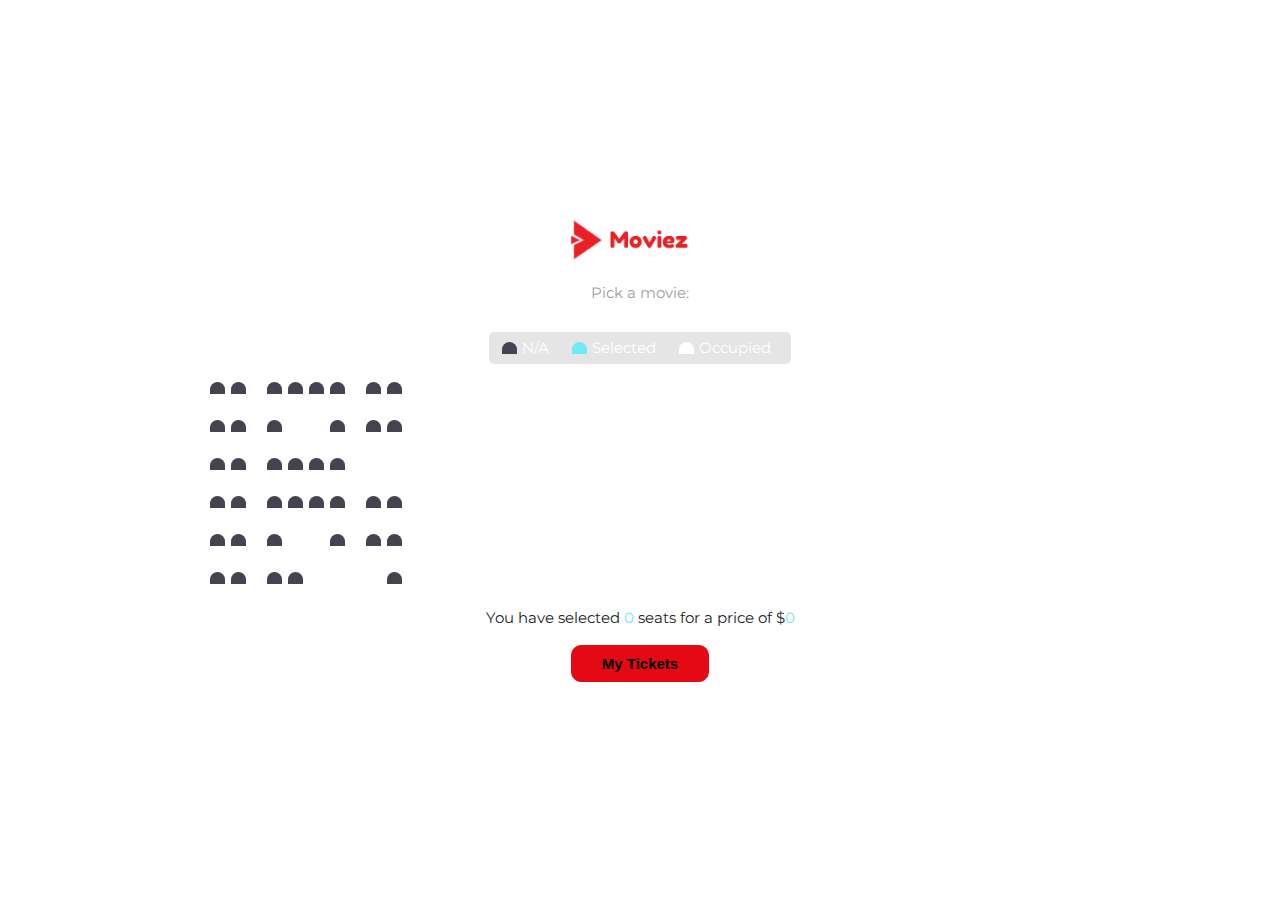
<file: 01booking.html>
<!DOCTYPE html>
<html lang="en">
  <head>
    <meta charset="UTF-8" />
    <meta name="viewport" content="width=device-width, initial-scale=1.0" />
    <meta http-equiv="X-UA-Compatible" content="ie=edge" />
    <title>Moviez - Watch Online Movies</title>
    <link rel="stylesheet" href="01style.css">
    
   <!-- === CSS === -->
   <link rel="stylesheet" href="bootstrap-4.1.1-dist/css/bootstrap.min.css">
   <link rel="stylesheet" href="css/materialize.min.css">
   <link rel="stylesheet" href="css/owl.carousel.min.css">
   <link rel="stylesheet" href="css/ionicons.css">
   <link rel="stylesheet" href="css/app.css">
   
  </head>
  <body>
    
    <div>
      <img class="main-logo" src="images/small-image/moviez-logo.png"/>
    </div>

     
    <div class="movie-container">
      <label style="font-size: 1em;">Pick a movie:</label>
      <select id="movie">
        <option value="10">Jurassic Park (₹250)</option>
        <option value="12">Logan (₹270)</option>
        <option value="8">Avengers Infinity War (₹300)</option>
      </select>
    </div>

    <ul class="showcase">
      <li>
        <div id="seat" class="seat"></div>
        <small class="status" style="font-size: 1em;">N/A</small>
      </li>
      <li>
        <div id="seat" class="seat selected"></div>
        <small class="status" style="font-size: 1em;">Selected</small>
      </li>
      <li>
        <div id="seat" class="seat occupied"></div>
        <small class="status" style="font-size: 1em;">Occupied</small>
      </li>
    </ul>

    <div class="container">
      <div class="screen-centefa-rotate-180"></div>

      <div class="row">
        <div id="seat" class="seat"></div>
        <div id="seat" class="seat"></div>
        <div id="seat" class="seat"></div>
        <div id="seat" class="seat"></div>
        <div id="seat" class="seat"></div>
        <div id="seat" class="seat"></div>
        <div id="seat" class="seat"></div>
        <div id="seat" class="seat"></div>
      </div>
      <div class="row">
        <div id="seat" class="seat"></div>
        <div id="seat" class="seat"></div>
        <div id="seat" class="seat"></div>
        <div id="seat" class="seat occupied"></div>
        <div id="seat" class="seat occupied"></div>
        <div id="seat" class="seat"></div>
        <div id="seat" class="seat"></div>
        <div id="seat" class="seat"></div>
      </div>
      <div class="row">
        <div id="seat" class="seat"></div>
        <div id="seat" class="seat"></div>
        <div id="seat" class="seat"></div>
        <div id="seat" class="seat"></div>
        <div id="seat" class="seat"></div>
        <div id="seat" class="seat"></div>
        <div id="seat" class="seat occupied"></div>
        <div id="seat" class="seat occupied"></div>
      </div>
      <div class="row">
        <div id="seat" class="seat"></div>
        <div id="seat" class="seat"></div>
        <div id="seat" class="seat"></div>
        <div id="seat" class="seat"></div>
        <div id="seat" class="seat"></div>
        <div id="seat" class="seat"></div>
        <div id="seat" class="seat"></div>
        <div id="seat" class="seat"></div>
      </div>
      <div class="row">
        <div id="seat" class="seat"></div>
        <div id="seat" class="seat"></div>
        <div id="seat" class="seat"></div>
        <div id="seat" class="seat occupied"></div>
        <div id="seat" class="seat occupied"></div>
        <div id="seat" class="seat"></div>
        <div id="seat" class="seat"></div>
        <div id="seat" class="seat"></div>
      </div>
      <div class="row">
        <div id="seat" class="seat"></div>
        <div id="seat" class="seat"></div>
        <div id="seat" class="seat"></div>
        <div id="seat" class="seat"></div>
        <div id="seat" class="seat occupied"></div>
        <div id="seat" class="seat occupied"></div>
        <div id="seat" class="seat occupied"></div>
        <div id="seat" class="seat"></div>
      </div>
    </div>

    <p class="text" style="font-size: 1em;margin:0px 0px 15px 0px">
      You have selected <span id="count">0</span> seats for a price of $<span
        id="total"
        >0</span
      >
    </p>

    <a href="001ticket.html">
      <button class="btn-home">
        My Tickets
      </button>
    </a>
    

    <script>
     
      var count=0;
      var seats=document.getElementsByClassName("seat");
      for(var i=0;i<seats.length;i++){
        var item=seats[i];
        
        item.addEventListener("click",(event)=>{
          var price= document.getElementById("movie").value;

          if (!event.target.classList.contains('occupied') && !event.target.classList.contains('selected') ){
          count++;
          
          var total=count*price;
          event.target.classList.add("selected");
          document.getElementById("count").innerText=count;
          document.getElementById("total").innerText=total;

          }
        })
      }
    </script>
  </body>
</html>
</file>
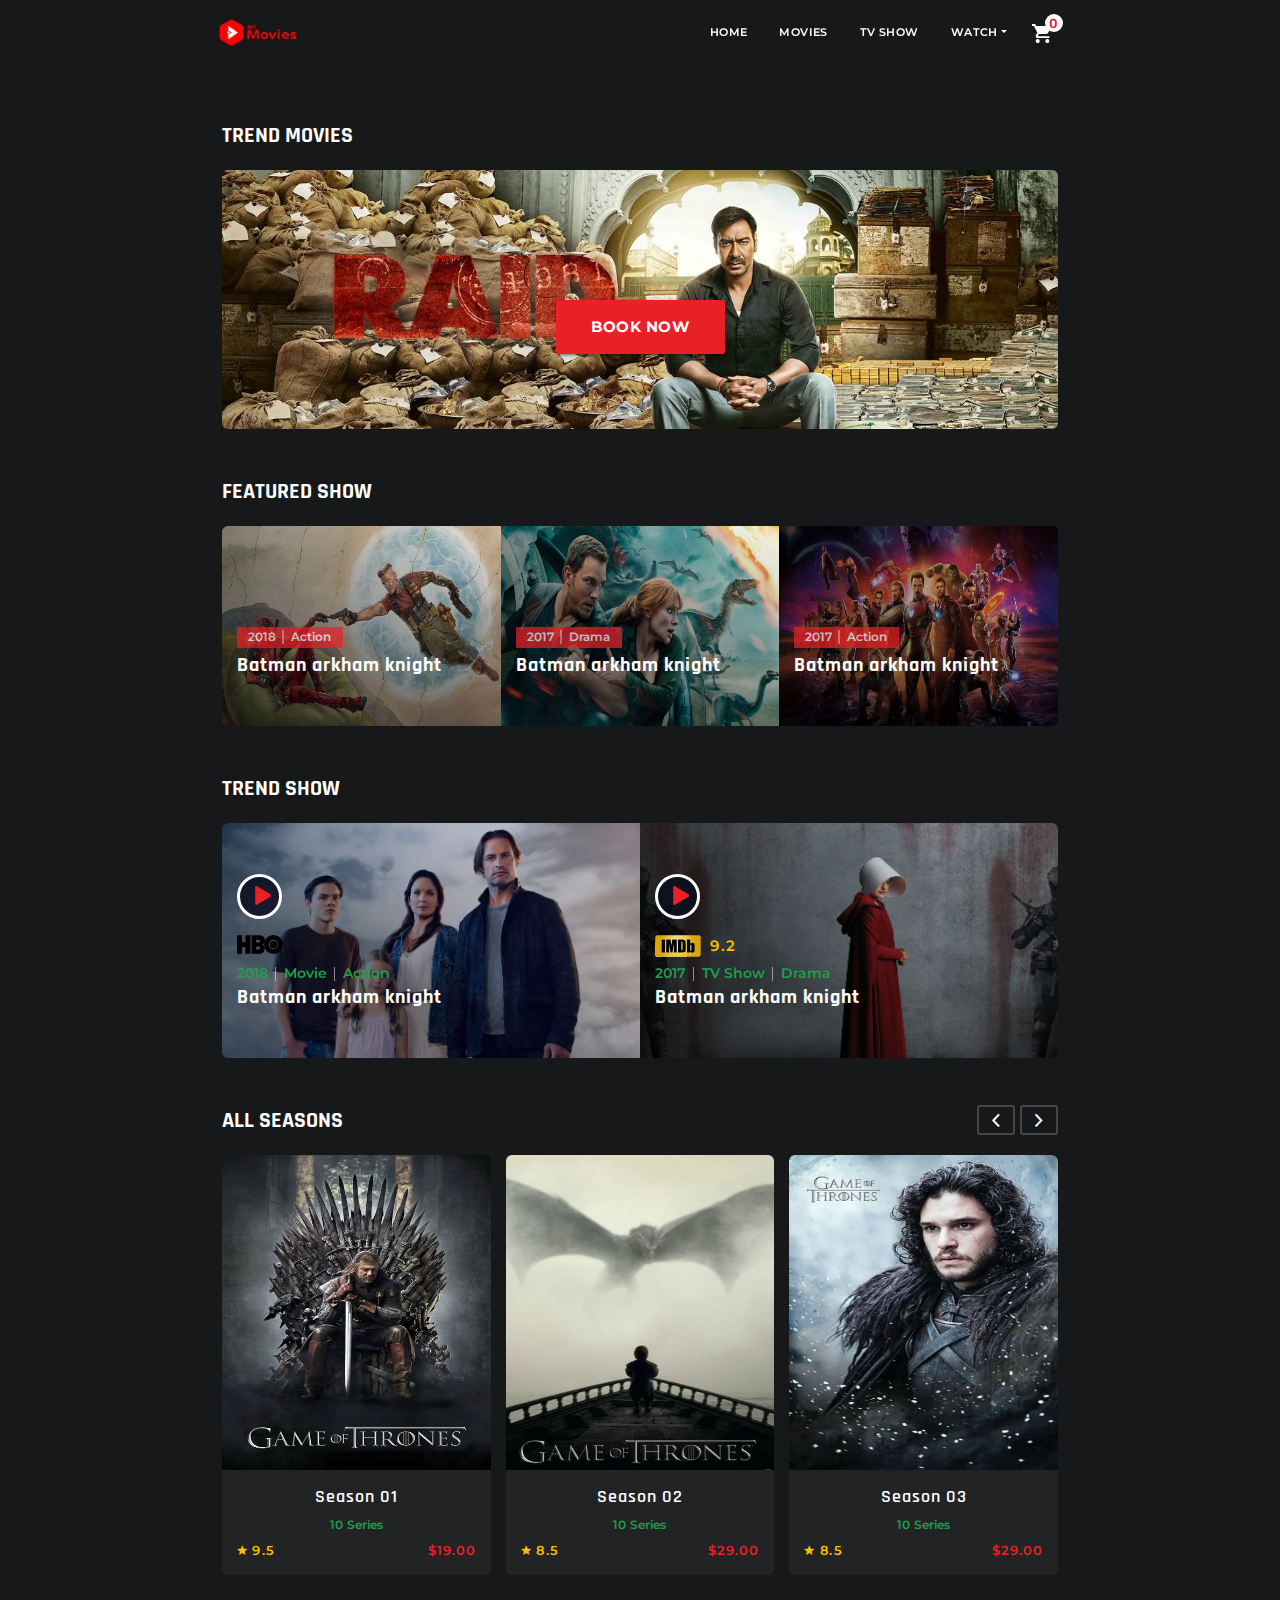
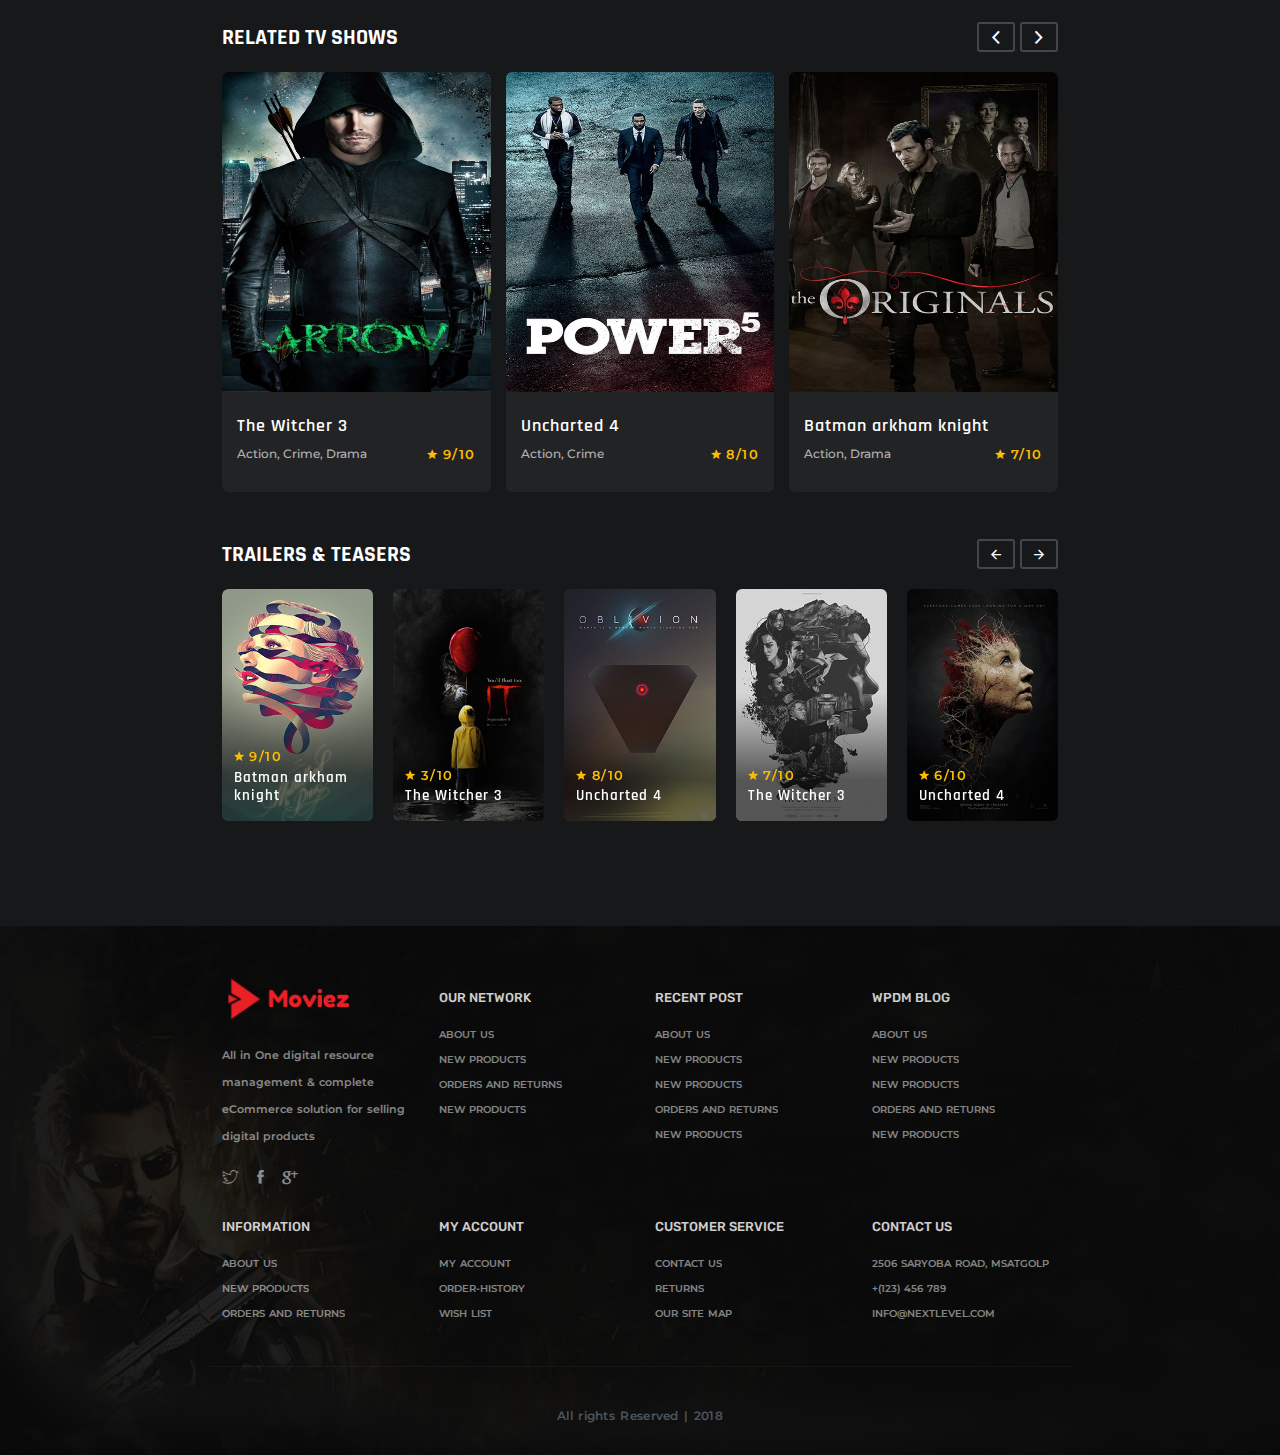
<file: movies.html>
<!doctype html>
<html lang="en">
<head>
    <!-- Required meta tags -->
    <meta charset="utf-8">
    <meta name="viewport" content="width=device-width, initial-scale=1, shrink-to-fit=no">
    <title>My Movies - Watch and Ticket Booking Online</title>

    <!-- === CSS === -->
    <link rel="stylesheet" href="bootstrap-4.1.1-dist/css/bootstrap.min.css">
    <link rel="stylesheet" href="css/materialize.min.css">
    <link rel="stylesheet" href="css/owl.carousel.min.css">
    <link rel="stylesheet" href="css/ionicons.css">
    <link rel="stylesheet" href="css/app.css">
</head>
<body>

    <!--=== navbar ===-->
    <header class="header">
        <nav class="navbar navbar-expand-sm fixed-top">
            <div class="container">
                <a class="navbar-brand" href="index.html"><img class="header-logo" src="images/small-image/My Movies Logo@3x.png" alt="Main Logo"> </a>
                <button class="navbar-toggler navbar-toggler" type="button" data-toggle="collapse" data-target="#example-navbar" aria-controls="navbarSupportedContent" aria-expanded="false" aria-label="Toggle navigation">
                    <i class="ion nav-more ion-android-menu"></i></button>
                <div class="collapse navbar-collapse" id="example-navbar" data-nav-image="assets/img/blurred-image-1.jpg">
                    <ul class="navbar-nav ml-auto">
                        <li class="nav-item"><a class="nav-link active" href="index.html">Home</a></li>
                        <li class="nav-item"><a class="nav-link" href="movies.html">Movies</a></li>
                        <li class="nav-item"><a class="nav-link" href="tv-shows.html">Tv Show</a></li>
                        <li class="nav-item dropdown">
                            <a class="nav-link dropdown-toggle" href="#" id="1" data-toggle="dropdown" aria-haspopup="true" aria-expanded="false">Watch</a>
                            <div class="dropdown-menu" aria-labelledby="1">
                                <a class="dropdown-item" href="index.html">Home Page 1</a>
                                <a class="dropdown-item" href="movie-item.html">Watch Page 1</a>
                                <a class="dropdown-item" href="movie-item-2.html">Watch Page 2</a>
                                <a class="dropdown-item" href="movie-item-3.html">Watch Page 3</a>
                            </div>
                        </li>
                        <li class="nav-item dropdown cart">
                            <a href="#" class="nav-link dropdown-toggle " id="navbarDropdownMenuLink" data-toggle="dropdown">
                                <i class="ion ion-android-cart" aria-hidden="true"></i>
                                <span class="cart-number">0</span>
                            </a>
                            <div class="dropdown-menu dropdown-menu-right" aria-labelledby="navbarDropdownMenuLink">
                                <a class="dropdown-item" href="#">Empty Cart <span class="text-right">0</span></a>
                            </div>
                        </li>
                    </ul>
                </div>
            </div>
        </nav>
    </header>

    <div class="movie-detail-page movies-page">

        <!--=== movies 7 ===-->
        <section class="movies movie-7 movie-box movie-modify-7-3 pt-5 page-top-margin">
            <div class="container">
                <div class="row">
                    <div class="col-12">
                        <div class="wrap-movie">
                            <div class="section-title-wrap">
                                <div class="section-title">Trend Movies</div>
                            </div>
                            <div class="movie-showcase-10 owl-carousel">
                                <div class="item">
                                    <div class="movie-item">
                                        <div class="movie-item-img-wrap">
                                            <img class="movie-item-img" src="images/banner/banner-1.jpg" alt="Movie Banner">
                                        </div>
                                        <div class="movie-item-overlay text-center">
                                            <a href="01booking.html" class="waves-effect waves-light btn-large btn-main"><i class="material-icons left"></i>Book Now</a>
                                        </div>
                                    </div>
                                </div>
                                <div class="item">
                                    <div class="movie-item">
                                        <div class="movie-item-img-wrap">
                                            <img class="movie-item-img" src="images/banner/banner-2.jpg" alt="Movie Banner">
                                        </div>
                                        <div class="movie-item-overlay text-center">
                                            <a href="01booking.html" class="waves-effect waves-light btn-large btn-main"><i class="material-icons left"></i>Book Now</a>
                                        </div>
                                    </div>
                                </div>
                                <div class="item">
                                    <div class="movie-item">
                                        <div class="movie-item-img-wrap">
                                            <img class="movie-item-img" src="images/banner/banner-3.jpg" alt="Movie Banner">
                                        </div>
                                        <div class="movie-item-overlay text-center">
                                            <a href="01booking.html" class="waves-effect waves-light btn-large btn-main"><i class="material-icons left"></i>Book Now</a>
                                        </div>
                                    </div>
                                </div>
                            </div>
                        </div>
                    </div>
                </div>
            </div>
        </section>

        <!--=== movies 7 ===-->
        <section class="movies movie-7 movie-box movie-modify-7-3">
            <div class="container">
                <div class="row">
                    <div class="col-12">
                        <div class="wrap-movie">
                            <div class="section-title-wrap">
                                <div class="section-title">Featured show</div>
                            </div>
                            <div class="movie-showcase-9 owl-carousel">
                                <div class="item">
                                    <div class="movie-item">
                                        <div class="movie-item-img-wrap">
                                            <img class="movie-item-img" src="images/poster/slider-big-1.jpg" alt="Movie Thumb">
                                        </div>
                                        <div class="movie-item-overlay">
                                            <ul class="movie-item-genre">
                                                <li class="movie-item-year">2018</li>
                                                <li class="movie-item-series">Action</li>
                                            </ul>
                                            <div class="movie-item-title">Batman arkham knight</div>
                                        </div>
                                    </div>
                                </div>
                                <div class="item">
                                    <div class="movie-item">
                                        <div class="movie-item-img-wrap">
                                            <img class="movie-item-img" src="images/poster/slider-big-2.jpg" alt="Movie Thumb">
                                        </div>
                                        <div class="movie-item-overlay">
                                            <ul class="movie-item-genre">
                                                <li class="movie-item-year">2017</li>
                                                <li class="movie-item-series">Drama</li>
                                            </ul>
                                            <div class="movie-item-title">Batman arkham knight</div>
                                        </div>
                                    </div>
                                </div>
                                <div class="item">
                                    <div class="movie-item">
                                        <div class="movie-item-img-wrap">
                                            <img class="movie-item-img" src="images/poster/slider-big-3.jpg" alt="Movie Thumb">
                                        </div>
                                        <div class="movie-item-overlay">
                                            <ul class="movie-item-genre">
                                                <li class="movie-item-year">2017</li>
                                                <li class="movie-item-series">Action</li>
                                            </ul>
                                            <div class="movie-item-title">Batman arkham knight</div>
                                        </div>
                                    </div>
                                </div>
                                <div class="item">
                                    <div class="movie-item">
                                        <div class="movie-item-img-wrap">
                                            <img class="movie-item-img" src="images/poster/slider-big-4.jpg" alt="Movie Thumb">
                                        </div>
                                        <div class="movie-item-overlay">
                                            <ul class="movie-item-genre">
                                                <li class="movie-item-year">2015</li>
                                                <li class="movie-item-series">Drama</li>
                                            </ul>
                                            <div class="movie-item-title">Batman arkham knight</div>
                                        </div>
                                    </div>
                                </div>
                            </div>
                        </div>
                    </div>
                </div>
            </div>
        </section>

        <!--=== movies 7 ===-->
        <section class="movies movie-7 movie-box movie-modify-7-2">
            <div class="container">
                <div class="row">
                    <div class="col-12">
                        <div class="wrap-movie">
                            <div class="section-title-wrap">
                                <div class="section-title">Trend Show</div>
                            </div>
                            <div class="movie-showcase-8 owl-carousel">
                                <div class="item">
                                    <div class="movie-item">
                                        <div class="movie-item-img-wrap">
                                            <img class="movie-item-img" src="images/poster/slider-poster-1.jpg" alt="Movie Thumb">
                                        </div>
                                        <div class="movie-item-overlay">
                                            <div class="movie-item-play"><i class="ion ion-play"></i></div>
                                            <div class="movie-item-rate"><img class="img-fluid" src="images/small-image/hbo_logo.svg" alt="Movie Thumb"></div>
                                            <ul class="movie-item-genre">
                                                <li class="movie-item-year">2018</li>
                                                <li class="movie-item-type">Movie</li>
                                                <li class="movie-item-series">Action</li>
                                            </ul>
                                            <div class="movie-item-title">Batman arkham knight</div>
                                        </div>
                                    </div>
                                </div>
                                <div class="item">
                                    <div class="movie-item">
                                        <div class="movie-item-img-wrap">
                                            <img class="movie-item-img" src="images/poster/slider-poster-2.jpg" alt="Movie Thumb">
                                        </div>
                                        <div class="movie-item-overlay">
                                            <div class="movie-item-play"><i class="ion ion-play"></i></div>
                                            <div class="movie-item-rate"><img class="img-fluid" src="images/small-image/imdb-logo.svg" alt="Movie Thumb"><span>9.2</span></div>
                                            <ul class="movie-item-genre">
                                                <li class="movie-item-year">2017</li>
                                                <li class="movie-item-type">TV Show</li>
                                                <li class="movie-item-series">Drama</li>
                                            </ul>
                                            <div class="movie-item-title">Batman arkham knight</div>
                                        </div>
                                    </div>
                                </div>
                                <div class="item">
                                    <div class="movie-item">
                                        <div class="movie-item-img-wrap">
                                            <img class="movie-item-img" src="images/poster/slider-poster-3.jpg" alt="Movie Thumb">
                                        </div>
                                        <div class="movie-item-overlay">
                                            <div class="movie-item-play"><i class="ion ion-play"></i></div>
                                            <div class="movie-item-rate"><img class="img-fluid" src="images/small-image/imdb-logo.svg" alt="Movie Thumb"><span>9.1</span></div>
                                            <ul class="movie-item-genre">
                                                <li class="movie-item-year">2017</li>
                                                <li class="movie-item-type">TV Show</li>
                                                <li class="movie-item-series">Action</li>
                                            </ul>
                                            <div class="movie-item-title">Batman arkham knight</div>
                                        </div>
                                    </div>
                                </div>
                                <div class="item">
                                    <div class="movie-item">
                                        <div class="movie-item-img-wrap">
                                            <img class="movie-item-img" src="images/poster/slider-poster-4.jpg" alt="Movie Thumb">
                                        </div>
                                        <div class="movie-item-overlay">
                                            <div class="movie-item-play"><i class="ion ion-play"></i></div>
                                            <div class="movie-item-rate"><img class="img-fluid" src="images/small-image/imdb-logo.svg" alt="Movie Thumb"><span>8.9</span></div>
                                            <ul class="movie-item-genre">
                                                <li class="movie-item-year">2015</li>
                                                <li class="movie-item-type">TV Show</li>
                                                <li class="movie-item-series">Drama</li>
                                            </ul>
                                            <div class="movie-item-title">Batman arkham knight</div>
                                        </div>
                                    </div>
                                </div>
                            </div>
                        </div>
                    </div>
                </div>
            </div>
        </section>

        <!--=== movies 2 ===-->
        <section class="movies movie-2">
            <div class="container">
                <div class="row">
                    <div class="col-12">
                        <div class="wrap-movie">
                            <div class="section-title-wrap">
                                <div class="section-title">All Seasons</div>
                            </div>
                            <div class="movie-showcase-2 owl-carousel">
                                <div class="item">
                                    <div class="movie-item">
                                        <img class="movie-item-img" src="images/poster/game-of-thrones.jpg" alt="Movie Thumb">
                                        <div class="movie-item-overlay">
                                            <div class="movie-item-title">Season 01</div>
                                            <div class="movie-item-genre"><span>10</span>Series</div>
                                            <div class="movie-item-rate"><i class="ion ion-android-star"></i>9.5</div>
                                            <div class="movie-item-price">$19.00</div>
                                        </div>
                                    </div>
                                </div>
                                <div class="item">
                                    <div class="movie-item">
                                        <img class="movie-item-img" src="images/poster/game-of-thrones-2.jpg" alt="Movie Thumb">
                                        <div class="movie-item-overlay">
                                            <div class="movie-item-title">Season 02</div>
                                            <div class="movie-item-genre"><span>10</span>Series</div>
                                            <div class="movie-item-rate"><i class="ion ion-android-star"></i>8.5</div>
                                            <div class="movie-item-price">$29.00</div>
                                        </div>
                                    </div>
                                </div>
                                <div class="item">
                                    <div class="movie-item">
                                        <img class="movie-item-img" src="images/poster/game-of-thrones-3.jpg" alt="Movie Thumb">
                                        <div class="movie-item-overlay">
                                            <div class="movie-item-title">Season 03</div>
                                            <div class="movie-item-genre"><span>10</span>Series</div>
                                            <div class="movie-item-rate"><i class="ion ion-android-star"></i>8.5</div>
                                            <div class="movie-item-price">$29.00</div>
                                        </div>
                                    </div>
                                </div>
                                <div class="item">
                                    <div class="movie-item">
                                        <img class="movie-item-img" src="images/poster/game-of-thrones-4.jpg" alt="Movie Thumb">
                                        <div class="movie-item-overlay">
                                            <div class="movie-item-title">Season 04</div>
                                            <div class="movie-item-genre"><span>10</span>Series</div>
                                            <div class="movie-item-rate"><i class="ion ion-android-star"></i>8.5</div>
                                            <div class="movie-item-price">$29.00</div>
                                        </div>
                                    </div>
                                </div>
                                <div class="item">
                                    <div class="movie-item">
                                        <img class="movie-item-img" src="images/poster/game-of-thrones-5.jpg" alt="Movie Thumb">
                                        <div class="movie-item-overlay">
                                            <div class="movie-item-title">Season 05</div>
                                            <div class="movie-item-genre"><span>10</span>Series</div>
                                            <div class="movie-item-rate"><i class="ion ion-android-star"></i>8.5</div>
                                            <div class="movie-item-price">$29.00</div>
                                        </div>
                                    </div>
                                </div>
                                <div class="item">
                                    <div class="movie-item">
                                        <img class="movie-item-img" src="images/poster/game-of-thrones-6.jpg" alt="Movie Thumb">
                                        <div class="movie-item-overlay">
                                            <div class="movie-item-title">Season 06</div>
                                            <div class="movie-item-genre"><span>10</span>Series</div>
                                            <div class="movie-item-rate"><i class="ion ion-android-star"></i>8.5</div>
                                            <div class="movie-item-price">$29.00</div>
                                        </div>
                                    </div>
                                </div>
                            </div>
                        </div>
                    </div>
                </div>
            </div>
        </section>

        <!--=== movies 1 ===-->
        <section class="movies movie-1">
            <div class="container">
                <div class="row">
                    <div class="col-12">
                        <div class="wrap-movie">
                            <div class="section-title-wrap">
                                <div class="section-title">Related TV Shows</div>
                            </div>
                            <div class="movie-showcase-1 owl-carousel">
                                <div class="item">
                                    <div class="movie-item">
                                        <img class="movie-item-img" src="images/poster/arrow.jpg" alt="Movie Thumb">
                                        <div class="movie-item-overlay">
                                            <div class="movie-item-title">The Witcher 3</div>
                                            <div class="movie-item-rate"><i class="ion ion-android-star"></i>9/10</div>
                                            <div class="movie-item-genre">Action, Crime, Drama</div>
                                        </div>
                                    </div>
                                </div>
                                <div class="item">
                                    <div class="movie-item">
                                        <img class="movie-item-img" src="images/poster/power.jpg" alt="Movie Thumb">
                                        <div class="movie-item-overlay">
                                            <div class="movie-item-title">Uncharted 4</div>
                                            <div class="movie-item-rate"><i class="ion ion-android-star"></i>8/10</div>
                                            <div class="movie-item-genre">Action, Crime</div>
                                        </div>
                                    </div>
                                </div>
                                <div class="item">
                                    <div class="movie-item">
                                        <img class="movie-item-img" src="images/poster/the-orginials.jpg" alt="Movie Thumb">
                                        <div class="movie-item-overlay">
                                            <div class="movie-item-title">Batman arkham knight</div>
                                            <div class="movie-item-rate"><i class="ion ion-android-star"></i>7/10</div>
                                            <div class="movie-item-genre">Action, Drama</div>
                                        </div>
                                    </div>
                                </div>
                                <div class="item">
                                    <div class="movie-item">
                                        <img class="movie-item-img" src="images/poster/the-expanse.jpg" alt="Movie Thumb">
                                        <div class="movie-item-overlay">
                                            <div class="movie-item-title">Tomb-rider</div>
                                            <div class="movie-item-rate"><i class="ion ion-android-star"></i>6/10</div>
                                            <div class="movie-item-genre">Crime, Drama</div>
                                        </div>
                                    </div>
                                </div>
                                <div class="item">
                                    <div class="movie-item">
                                        <img class="movie-item-img" src="images/poster/the-walking-dead.jpg" alt="Movie Thumb">
                                        <div class="movie-item-overlay">
                                            <div class="movie-item-title">Dark Night</div>
                                            <div class="movie-item-rate"><i class="ion ion-android-star"></i>5/10</div>
                                            <div class="movie-item-genre">Action, Crime</div>
                                        </div>
                                    </div>
                                </div>
                                <div class="item">
                                    <div class="movie-item">
                                        <img class="movie-item-img" src="images/poster/colony.jpg" alt="Movie Thumb">
                                        <div class="movie-item-overlay">
                                            <div class="movie-item-title">Assassin's Creed</div>
                                            <div class="movie-item-rate"><i class="ion ion-android-star"></i>4/10</div>
                                            <div class="movie-item-genre">Action, Drama</div>
                                        </div>
                                    </div>
                                </div>
                            </div>
                        </div>
                    </div>
                </div>
            </div>
        </section>

        <!--=== movies 5 ===-->
        <section class="movies movie-5">
            <div class="container">
                <div class="row">
                    <div class="col-12">
                        <div class="wrap-movie">
                            <div class="section-title-wrap">
                                <div class="section-title">Trailers & Teasers</div>
                            </div>
                            <div class="movie-showcase-5 owl-carousel">
                                <div class="item">
                                    <div class="movie-item">
                                        <img class="movie-item-img" src="images/poster/die-hard.jpg" alt="Movie Thumb">
                                        <div class="movie-item-overlay">
                                            <div class="movie-item-play"><i class="ion ion-play"></i></div>
                                            <div class="movie-item-rate"><i class="ion ion-android-star"></i>9/10</div>
                                            <div class="movie-item-title">Batman arkham knight</div>
                                        </div>
                                    </div>
                                </div>
                                <div class="item">
                                    <div class="movie-item">
                                        <img class="movie-item-img" src="images/poster/it.jpg" alt="Movie Thumb">
                                        <div class="movie-item-overlay">
                                            <div class="movie-item-play"><i class="ion ion-play"></i></div>
                                            <div class="movie-item-rate"><i class="ion ion-android-star"></i>3/10</div>
                                            <div class="movie-item-title">The Witcher 3</div>
                                        </div>
                                    </div>
                                </div>
                                <div class="item">
                                    <div class="movie-item">
                                        <img class="movie-item-img" src="images/poster/oblivion.jpg" alt="Movie Thumb">
                                        <div class="movie-item-overlay">
                                            <div class="movie-item-play"><i class="ion ion-play"></i></div>
                                            <div class="movie-item-rate"><i class="ion ion-android-star"></i>8/10</div>
                                            <div class="movie-item-title">Uncharted 4</div>
                                        </div>
                                    </div>
                                </div>
                                <div class="item">
                                    <div class="movie-item">
                                        <img class="movie-item-img" src="images/poster/Inception.jpg" alt="Movie Thumb">
                                        <div class="movie-item-overlay">
                                            <div class="movie-item-play"><i class="ion ion-play"></i></div>
                                            <div class="movie-item-rate"><i class="ion ion-android-star"></i>7/10</div>
                                            <div class="movie-item-title">The Witcher 3</div>
                                        </div>
                                    </div>
                                </div>
                                <div class="item">
                                    <div class="movie-item">
                                        <img class="movie-item-img" src="images/poster/the-forest.jpg" alt="Movie Thumb">
                                        <div class="movie-item-overlay">
                                            <div class="movie-item-play"><i class="ion ion-play"></i></div>
                                            <div class="movie-item-rate"><i class="ion ion-android-star"></i>6/10</div>
                                            <div class="movie-item-title">Uncharted 4</div>
                                        </div>
                                    </div>
                                </div>
                                <div class="item">
                                    <div class="movie-item">
                                        <img class="movie-item-img" src="images/poster/Skyfall.jpg" alt="Movie Thumb">
                                        <div class="movie-item-overlay">
                                            <div class="movie-item-play"><i class="ion ion-play"></i></div>
                                            <div class="movie-item-rate"><i class="ion ion-android-star"></i>5/10</div>
                                            <div class="movie-item-title">The Witcher 3</div>
                                        </div>
                                    </div>
                                </div>
                                <div class="item">
                                    <div class="movie-item">
                                        <img class="movie-item-img" src="images/poster/jurassic-park.jpg" alt="Movie Thumb">
                                        <div class="movie-item-overlay">
                                            <div class="movie-item-play"><i class="ion ion-play"></i></div>
                                            <div class="movie-item-rate"><i class="ion ion-android-star"></i>4/10</div>
                                            <div class="movie-item-title">Uncharted 4</div>
                                        </div>
                                    </div>
                                </div>
                                <div class="item">
                                    <div class="movie-item">
                                        <img class="movie-item-img" src="images/poster/it.jpg" alt="Movie Thumb">
                                        <div class="movie-item-overlay">
                                            <div class="movie-item-play"><i class="ion ion-play"></i></div>
                                            <div class="movie-item-rate"><i class="ion ion-android-star"></i>3/10</div>
                                            <div class="movie-item-title">The Witcher 3</div>
                                        </div>
                                    </div>
                                </div>
                            </div>
                        </div>
                    </div>
                </div>
            </div>
        </section>

    </div>

    <!--=== Modal video ===-->
    <div class="modal popup-video fade" id="call-video" tabindex="-1" role="dialog" aria-labelledby="exampleModalLabel" aria-hidden="true">
        <div class="modal-dialog" role="document">
            <div class="modal-content">
                <div class="modal-body">
                    <div class="close" data-dismiss="modal" aria-label="Close"><i class="ion ion-ios-close-outline"></i></div>
                    <!-- 16:9 aspect ratio -->
                    <div class="embed-responsive embed-responsive-16by9">
                        <iframe class="embed-responsive-item" src="" id="video"  allowscriptaccess="always" allowfullscreen></iframe>
                    </div>
                </div>
            </div>
        </div>
    </div>

    <!--=== footer area ===-->
    <section class="footer-area">
        <div class="container">
            <div class="row">
                <div class="col-lg-3 col-md-4 col-sm-6">
                    <div class="footer-logo"><img src="images/small-image/moviez-logo.png" alt="footer logo"></div>
                    <div class="subscribe">
                        <p>All in One digital resource management & complete eCommerce solution for selling digital products</p>
                    </div>
                    <div class="list-wrap">
                        <ul class="list-inline social-links">
                            <li class="list-inline-item"><i class="ion ion-social-twitter-outline"></i></li>
                            <li class="list-inline-item"><i class="ion ion-social-facebook"></i></li>
                            <li class="list-inline-item"><i class="ion ion-social-googleplus"></i></li>
                        </ul>
                    </div>
                </div>
                <div class="col-lg-3 col-md-4 col-sm-6">
                    <div class="footer-item-title"><h4>Our Network</h4></div>
                    <div class="just-links">
                        <ul class="list-unstyled">
                            <li class=""><a href="#">About us</a></li>
                            <li class=""><a href="#">New Products</a></li>
                            <li class=""><a href="#">Orders And Returns</a></li>
                            <li class=""><a href="#">New Products</a></li>
                        </ul>
                    </div>
                </div>
                <div class="col-lg-3 col-md-4 col-sm-6">
                    <div class="footer-item-title"><h4>Recent Post</h4></div>
                    <div class="just-links">
                        <ul class="list-unstyled">
                            <li class=""><a href="#">About us</a></li>
                            <li class=""><a href="#">New Products</a></li>
                            <li class=""><a href="#">New Products</a></li>
                            <li class=""><a href="#">Orders And Returns</a></li>
                            <li class=""><a href="#">New Products</a></li>
                        </ul>
                    </div>
                </div>
                <div class="col-lg-3 col-md-4 col-sm-6">
                    <div class="footer-item-title"><h4>WPDM Blog</h4></div>
                    <div class="just-links">
                        <ul class="list-unstyled">
                            <li class=""><a href="#">About us</a></li>
                            <li class=""><a href="#">New Products</a></li>
                            <li class=""><a href="#">New Products</a></li>
                            <li class=""><a href="#">Orders And Returns</a></li>
                            <li class=""><a href="#">New Products</a></li>
                        </ul>
                    </div>
                </div>
                <hr class="d-md-none d-lg-block">
                <div class="col-lg-3 col-md-4 col-sm-6">
                    <div class="footer-item-title"><h4>Information</h4></div>
                    <div class="just-links">
                        <ul class="list-unstyled">
                            <li class=""><a href="#">About us</a></li>
                            <li class=""><a href="#">New Products</a></li>
                            <li class=""><a href="#">Orders And Returns</a></li>
                        </ul>
                    </div>
                </div>
                <div class="col-lg-3 col-md-4 col-sm-6">
                    <div class="footer-item-title"><h4>My account</h4></div>
                    <div class="just-links">
                        <ul class="list-unstyled">
                            <li class=""><a href="#">My account</a></li>
                            <li class=""><a href="#">Order-history</a></li>
                            <li class=""><a href="#">Wish List</a></li>
                        </ul>
                    </div>
                </div>
                <div class="col-lg-3 col-md-4 col-sm-6">
                    <div class="footer-item-title"><h4>Customer Service</h4></div>
                    <div class="just-links">
                        <ul class="list-unstyled">
                            <li class=""><a href="#">Contact us</a></li>
                            <li class=""><a href="#">Returns</a></li>
                            <li class=""><a href="#">Our Site Map</a></li>
                        </ul>
                    </div>
                </div>
                <div class="col-lg-3 col-md-6 col-sm-6">
                    <div class="footer-item-title"><h4>Contact Us</h4></div>
                    <div class="just-links">
                        <ul class="list-unstyled">
                            <li class=""><a href="#">2506 SARYOBA ROAD, MSATGOLP</a></li>
                            <li class=""><a href="#">+(123) 456 789</a></li>
                            <li class=""><a href="#">info@nextlevel.com</a></li>
                        </ul>
                    </div>
                </div>
            </div>
            <hr>
            <div class="row">
                <div class="col-12">
                    <div class="footer-wrap text-center">
                        <!--ul class="list-inline social-icon">
                            <li class="list-inline-item"><i class="ion ion-social-twitter"></i></li>
                            <li class="list-inline-item"><i class="ion ion-social-linkedin"></i></li>
                            <li class="list-inline-item"><i class="ion ion-social-dribbble-outline"></i></li>
                        </ul-->
                        <div class="footer-tag">All rights Reserved | 2018</div>
                    </div>
                </div>
            </div>
        </div>
    </section>

    <!-- ==== js ==== -->
    <script src="js/jquery-2.2.3.min.js"></script>
    <script src="js/popper.min.js"></script>
    <script src="bootstrap-4.1.1-dist/js/bootstrap.min.js"></script>
    <script src="js/owl.carousel.min.js"></script>
    <script src="js/materialize.min.js"></script>
    <script src="js/app.js"></script>
</body>
</html>
</file>
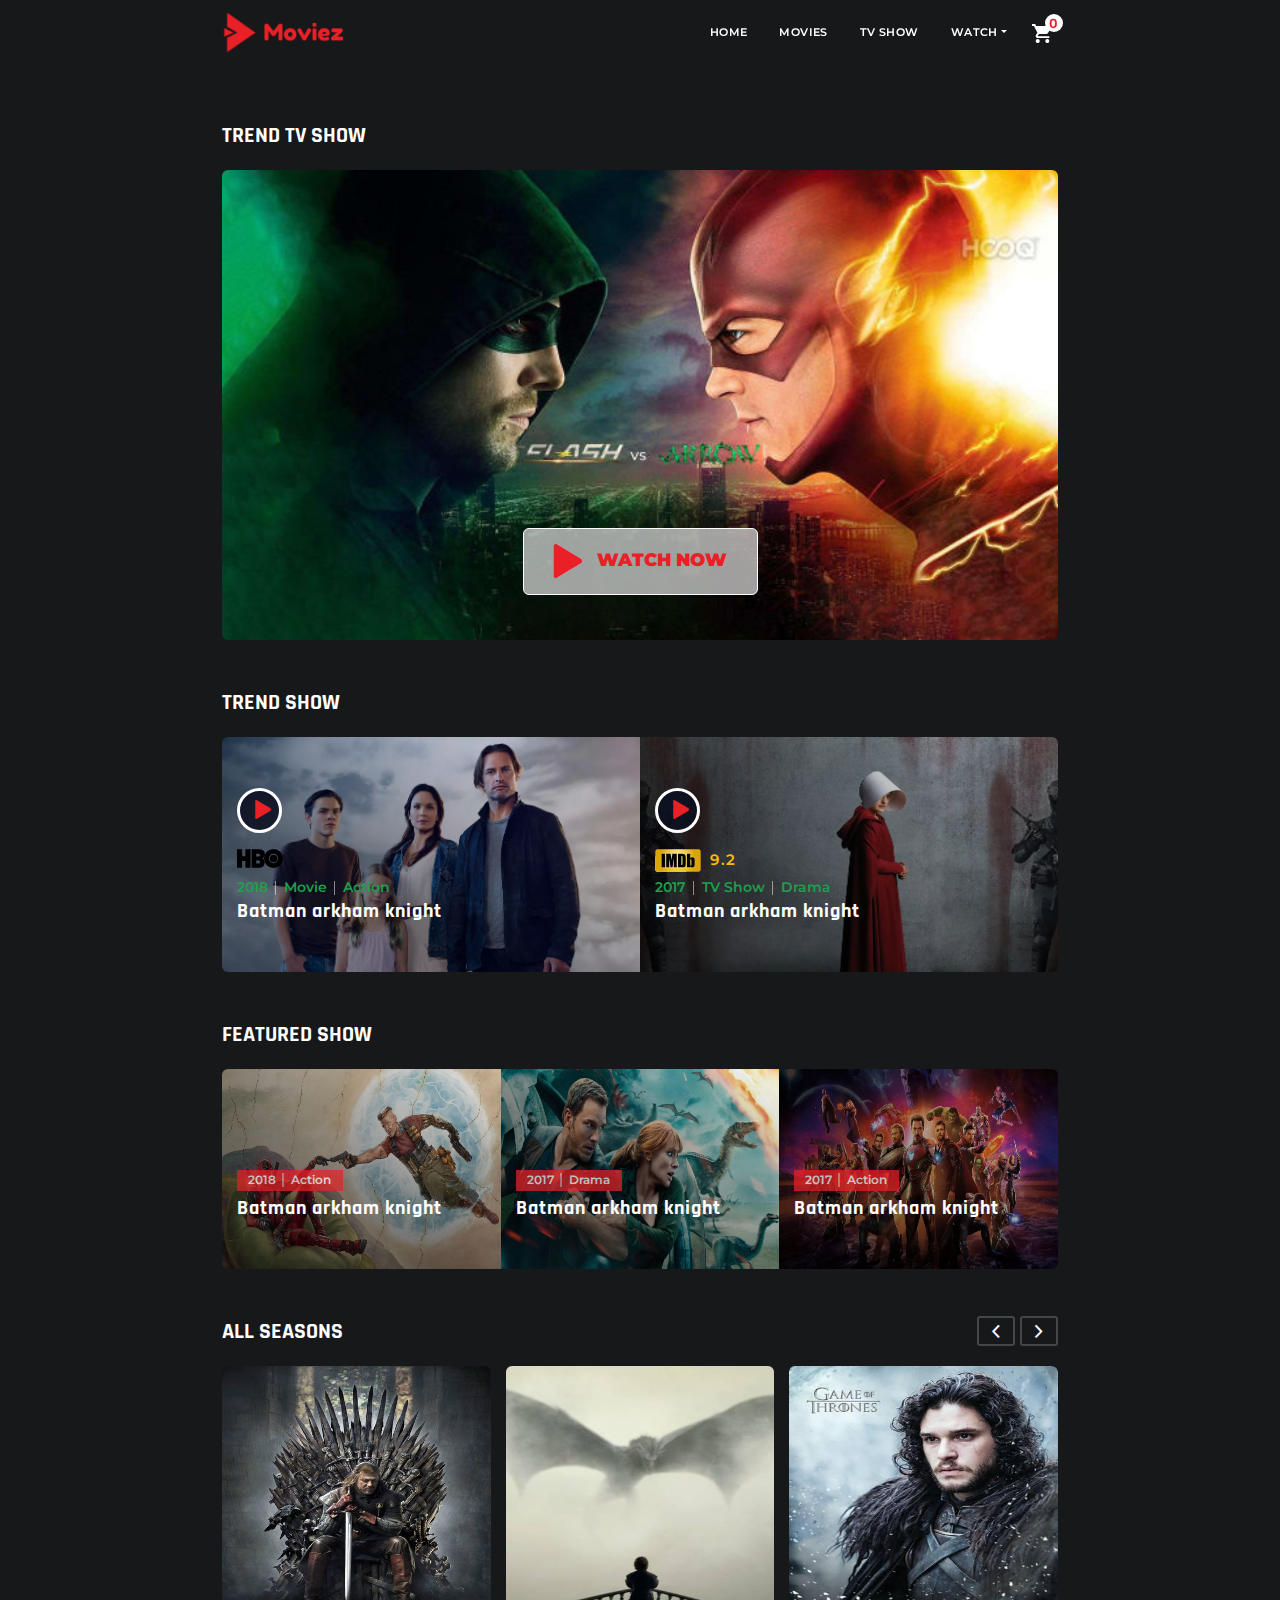
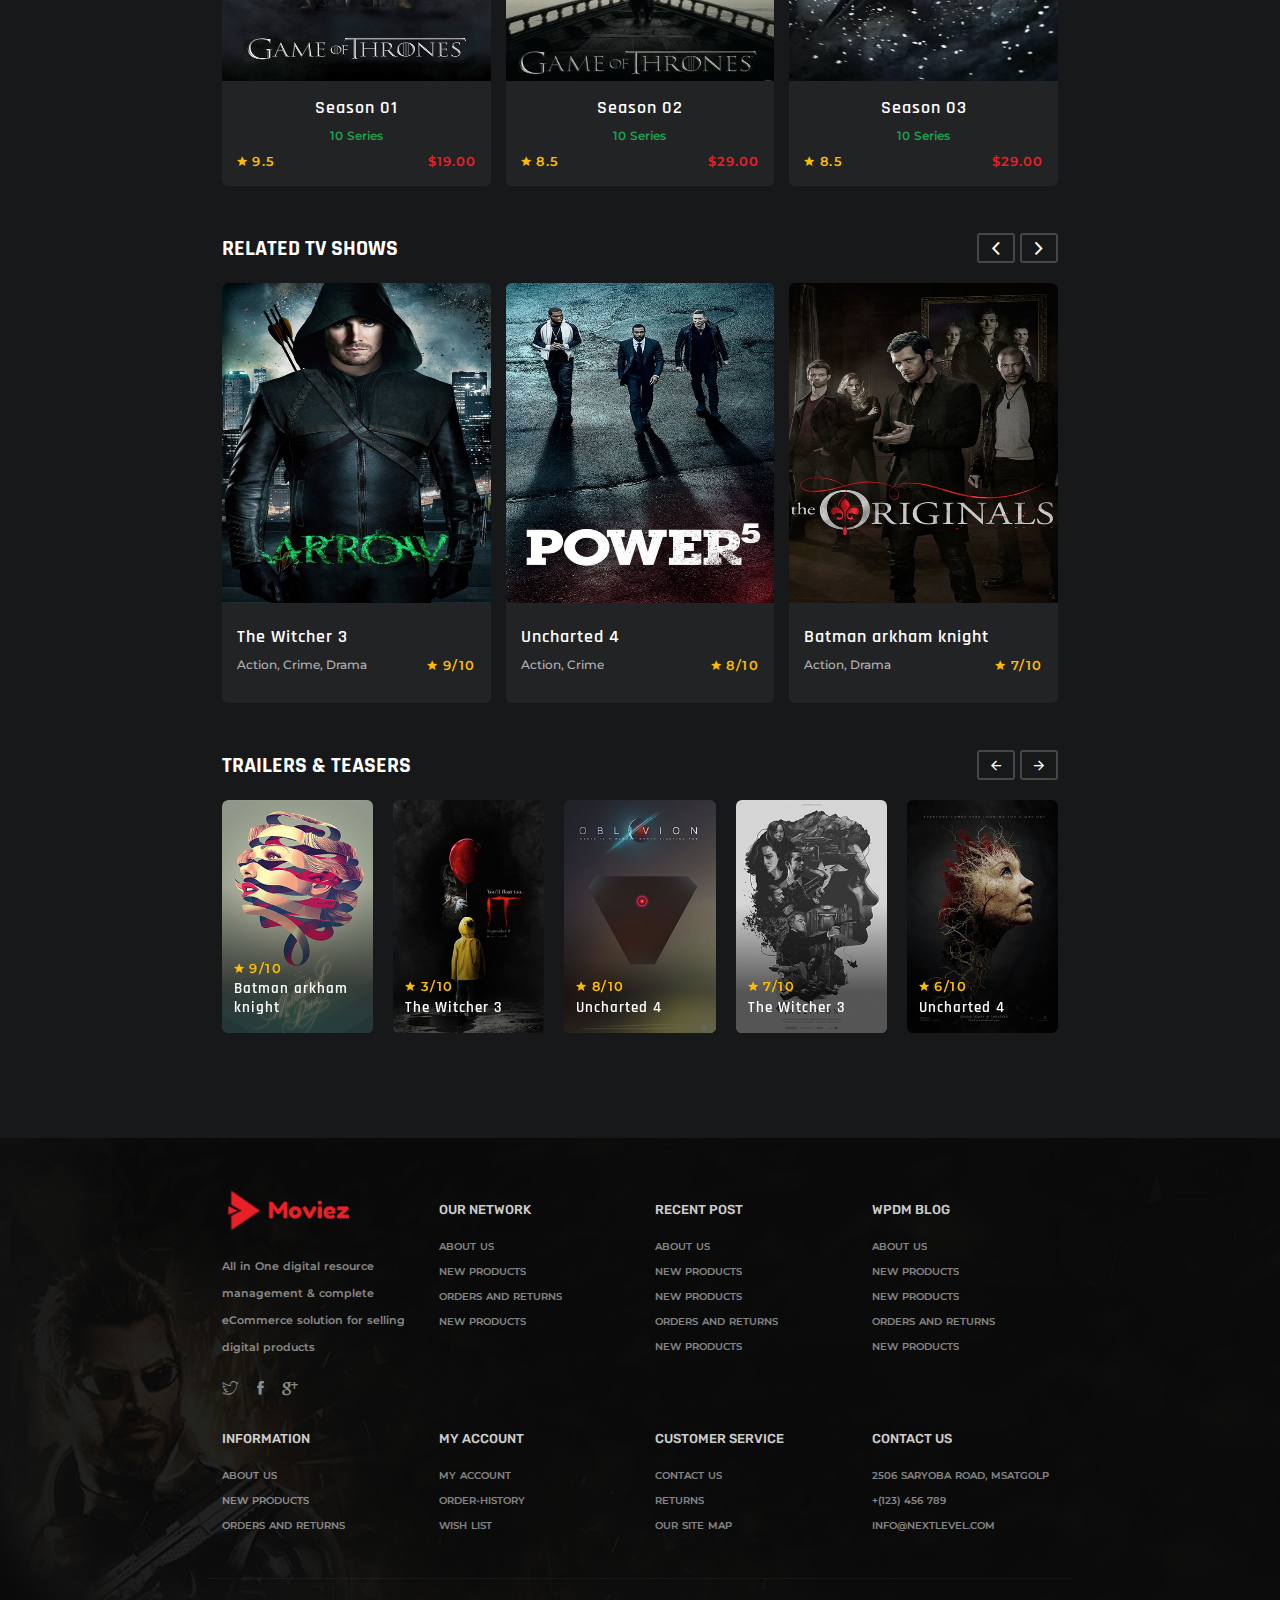
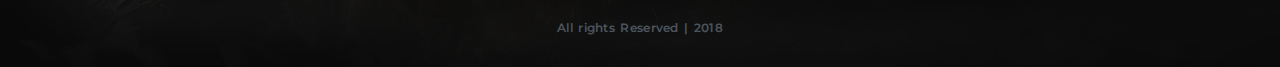
<file: tv-shows.html>
<!doctype html>
<html lang="en">
<head>
    <!-- Required meta tags -->
    <meta charset="utf-8">
    <meta name="viewport" content="width=device-width, initial-scale=1, shrink-to-fit=no">
    <title>My Movies - Watch and Ticket Booking Online</title>

    <!-- === CSS === -->
    <link rel="stylesheet" href="bootstrap-4.1.1-dist/css/bootstrap.min.css">
    <link rel="stylesheet" href="css/materialize.min.css">
    <link rel="stylesheet" href="css/owl.carousel.min.css">
    <link rel="stylesheet" href="css/ionicons.css">
    <link rel="stylesheet" href="css/app.css">
</head>
<body>

    <!--=== navbar ===-->
    <header class="header">
        <nav class="navbar navbar-expand-sm fixed-top">
            <div class="container">
                <a class="navbar-brand" href="index.html"><img class="header-logo" src="images/small-image/moviez-logo.png" alt="Main Logo"> </a>
                <button class="navbar-toggler navbar-toggler" type="button" data-toggle="collapse" data-target="#example-navbar" aria-controls="navbarSupportedContent" aria-expanded="false" aria-label="Toggle navigation">
                    <i class="ion nav-more ion-android-menu"></i></button>
                <div class="collapse navbar-collapse" id="example-navbar" data-nav-image="assets/img/blurred-image-1.jpg">
                    <ul class="navbar-nav ml-auto">
                        <li class="nav-item"><a class="nav-link active" href="index.html">Home</a></li>
                        <li class="nav-item"><a class="nav-link" href="movies.html">Movies</a></li>
                        <li class="nav-item"><a class="nav-link" href="tv-shows.html">Tv Show</a></li>
                        <li class="nav-item dropdown">
                            <a class="nav-link dropdown-toggle" href="#" id="1" data-toggle="dropdown" aria-haspopup="true" aria-expanded="false">Watch</a>
                            <div class="dropdown-menu" aria-labelledby="1">
                                <a class="dropdown-item" href="index.html">Home Page 1</a>
                                <a class="dropdown-item" href="movie-item.html">Watch Page 1</a>
                                <a class="dropdown-item" href="movie-item-2.html">Watch Page 2</a>
                                <a class="dropdown-item" href="movie-item-3.html">Watch Page 3</a>
                            </div>
                        </li>
                        <li class="nav-item dropdown cart">
                            <a href="#" class="nav-link dropdown-toggle " id="navbarDropdownMenuLink" data-toggle="dropdown">
                                <i class="ion ion-android-cart" aria-hidden="true"></i>
                                <span class="cart-number">0</span>
                            </a>
                            <div class="dropdown-menu dropdown-menu-right" aria-labelledby="navbarDropdownMenuLink">
                                <a class="dropdown-item" href="#">Empty Cart <span class="text-right">0</span></a>
                            </div>
                        </li>
                    </ul>
                </div>
            </div>
        </nav>
    </header>

    <div class="movie-detail-page movies-page">

        <!--=== movies 7 ===-->
        <section class="movies movie-7 movie-box movie-modify-7-3 pt-5 page-top-margin">
            <div class="container">
                <div class="row">
                    <div class="col-12">
                        <div class="wrap-movie">
                            <div class="section-title-wrap">
                                <div class="section-title">Trend Tv Show</div>
                            </div>
                            <div class="movie-showcase-10 owl-carousel">
                                <div class="item">
                                    <div class="movie-item">
                                        <div class="movie-item-img-wrap">
                                            <img class="movie-item-img" src="images/banner/banner-sm-1.jpg" alt="Movie Banner">
                                        </div>
                                        <div class="movie-item-overlay text-center">
                                            <div class="movie-item-play-2 video-btn" data-toggle="modal" data-src="https://player.vimeo.com/video/131892249?badge=0" data-target="#call-video"><i class="ion ion-play"></i>Watch Now</div>
                                        </div>
                                    </div>
                                </div>
                                <div class="item">
                                    <div class="movie-item">
                                        <div class="movie-item-img-wrap">
                                            <img class="movie-item-img" src="images/banner/banner-sm-2.jpg" alt="Movie Banner">
                                        </div>
                                        <div class="movie-item-overlay text-center">
                                            <div class="movie-item-play-2 video-btn" data-toggle="modal" data-src="https://www.youtube.com/embed/x02xX2dv6bQ" data-target="#call-video"><i class="ion ion-play"></i>Watch Now</div>
                                        </div>
                                    </div>
                                </div>
                                <div class="item">
                                    <div class="movie-item">
                                        <div class="movie-item-img-wrap">
                                            <img class="movie-item-img" src="images/banner/banner-sm-3.jpg" alt="Movie Banner">
                                        </div>
                                        <div class="movie-item-overlay text-center">
                                            <div class="movie-item-play-2 video-btn" data-toggle="modal" data-src="https://player.vimeo.com/video/131892249?badge=0" data-target="#call-video"><i class="ion ion-play"></i>Watch Now</div>
                                        </div>
                                    </div>
                                </div>
                            </div>
                        </div>
                    </div>
                </div>
            </div>
        </section>

        <!--=== movies 7 ===-->
        <section class="movies movie-7 movie-box movie-modify-7-2">
            <div class="container">
                <div class="row">
                    <div class="col-12">
                        <div class="wrap-movie">
                            <div class="section-title-wrap">
                                <div class="section-title">Trend Show</div>
                            </div>
                            <div class="movie-showcase-8 owl-carousel">
                                <div class="item">
                                    <div class="movie-item">
                                        <div class="movie-item-img-wrap">
                                            <img class="movie-item-img" src="images/poster/slider-poster-1.jpg" alt="Movie Thumb">
                                        </div>
                                        <div class="movie-item-overlay">
                                            <div class="movie-item-play"><i class="ion ion-play"></i></div>
                                            <div class="movie-item-rate"><img class="img-fluid" src="images/small-image/hbo_logo.svg" alt="Movie Thumb"></div>
                                            <ul class="movie-item-genre">
                                                <li class="movie-item-year">2018</li>
                                                <li class="movie-item-type">Movie</li>
                                                <li class="movie-item-series">Action</li>
                                            </ul>
                                            <div class="movie-item-title">Batman arkham knight</div>
                                        </div>
                                    </div>
                                </div>
                                <div class="item">
                                    <div class="movie-item">
                                        <div class="movie-item-img-wrap">
                                            <img class="movie-item-img" src="images/poster/slider-poster-2.jpg" alt="Movie Thumb">
                                        </div>
                                        <div class="movie-item-overlay">
                                            <div class="movie-item-play"><i class="ion ion-play"></i></div>
                                            <div class="movie-item-rate"><img class="img-fluid" src="images/small-image/imdb-logo.svg" alt="Movie Thumb"><span>9.2</span></div>
                                            <ul class="movie-item-genre">
                                                <li class="movie-item-year">2017</li>
                                                <li class="movie-item-type">TV Show</li>
                                                <li class="movie-item-series">Drama</li>
                                            </ul>
                                            <div class="movie-item-title">Batman arkham knight</div>
                                        </div>
                                    </div>
                                </div>
                                <div class="item">
                                    <div class="movie-item">
                                        <div class="movie-item-img-wrap">
                                            <img class="movie-item-img" src="images/poster/slider-poster-3.jpg" alt="Movie Thumb">
                                        </div>
                                        <div class="movie-item-overlay">
                                            <div class="movie-item-play"><i class="ion ion-play"></i></div>
                                            <div class="movie-item-rate"><img class="img-fluid" src="images/small-image/imdb-logo.svg" alt="Movie Thumb"><span>9.1</span></div>
                                            <ul class="movie-item-genre">
                                                <li class="movie-item-year">2017</li>
                                                <li class="movie-item-type">TV Show</li>
                                                <li class="movie-item-series">Action</li>
                                            </ul>
                                            <div class="movie-item-title">Batman arkham knight</div>
                                        </div>
                                    </div>
                                </div>
                                <div class="item">
                                    <div class="movie-item">
                                        <div class="movie-item-img-wrap">
                                            <img class="movie-item-img" src="images/poster/slider-poster-4.jpg" alt="Movie Thumb">
                                        </div>
                                        <div class="movie-item-overlay">
                                            <div class="movie-item-play"><i class="ion ion-play"></i></div>
                                            <div class="movie-item-rate"><img class="img-fluid" src="images/small-image/imdb-logo.svg" alt="Movie Thumb"><span>8.9</span></div>
                                            <ul class="movie-item-genre">
                                                <li class="movie-item-year">2015</li>
                                                <li class="movie-item-type">TV Show</li>
                                                <li class="movie-item-series">Drama</li>
                                            </ul>
                                            <div class="movie-item-title">Batman arkham knight</div>
                                        </div>
                                    </div>
                                </div>
                            </div>
                        </div>
                    </div>
                </div>
            </div>
        </section>

        <!--=== movies 7 ===-->
        <section class="movies movie-7 movie-box movie-modify-7-3">
            <div class="container">
                <div class="row">
                    <div class="col-12">
                        <div class="wrap-movie">
                            <div class="section-title-wrap">
                                <div class="section-title">Featured show</div>
                            </div>
                            <div class="movie-showcase-9 owl-carousel">
                                <div class="item">
                                    <div class="movie-item">
                                        <div class="movie-item-img-wrap">
                                            <img class="movie-item-img" src="images/poster/slider-big-1.jpg" alt="Movie Thumb">
                                        </div>
                                        <div class="movie-item-overlay">
                                            <ul class="movie-item-genre">
                                                <li class="movie-item-year">2018</li>
                                                <li class="movie-item-series">Action</li>
                                            </ul>
                                            <div class="movie-item-title">Batman arkham knight</div>
                                        </div>
                                    </div>
                                </div>
                                <div class="item">
                                    <div class="movie-item">
                                        <div class="movie-item-img-wrap">
                                            <img class="movie-item-img" src="images/poster/slider-big-2.jpg" alt="Movie Thumb">
                                        </div>
                                        <div class="movie-item-overlay">
                                            <ul class="movie-item-genre">
                                                <li class="movie-item-year">2017</li>
                                                <li class="movie-item-series">Drama</li>
                                            </ul>
                                            <div class="movie-item-title">Batman arkham knight</div>
                                        </div>
                                    </div>
                                </div>
                                <div class="item">
                                    <div class="movie-item">
                                        <div class="movie-item-img-wrap">
                                            <img class="movie-item-img" src="images/poster/slider-big-3.jpg" alt="Movie Thumb">
                                        </div>
                                        <div class="movie-item-overlay">
                                            <ul class="movie-item-genre">
                                                <li class="movie-item-year">2017</li>
                                                <li class="movie-item-series">Action</li>
                                            </ul>
                                            <div class="movie-item-title">Batman arkham knight</div>
                                        </div>
                                    </div>
                                </div>
                                <div class="item">
                                    <div class="movie-item">
                                        <div class="movie-item-img-wrap">
                                            <img class="movie-item-img" src="images/poster/slider-big-4.jpg" alt="Movie Thumb">
                                        </div>
                                        <div class="movie-item-overlay">
                                            <ul class="movie-item-genre">
                                                <li class="movie-item-year">2015</li>
                                                <li class="movie-item-series">Drama</li>
                                            </ul>
                                            <div class="movie-item-title">Batman arkham knight</div>
                                        </div>
                                    </div>
                                </div>
                            </div>
                        </div>
                    </div>
                </div>
            </div>
        </section>

        <!--=== movies 2 ===-->
        <section class="movies movie-2">
            <div class="container">
                <div class="row">
                    <div class="col-12">
                        <div class="wrap-movie">
                            <div class="section-title-wrap">
                                <div class="section-title">All Seasons</div>
                            </div>
                            <div class="movie-showcase-2 owl-carousel">
                                <div class="item">
                                    <div class="movie-item">
                                        <img class="movie-item-img" src="images/poster/game-of-thrones.jpg" alt="Movie Thumb">
                                        <div class="movie-item-overlay">
                                            <div class="movie-item-title">Season 01</div>
                                            <div class="movie-item-genre"><span>10</span>Series</div>
                                            <div class="movie-item-rate"><i class="ion ion-android-star"></i>9.5</div>
                                            <div class="movie-item-price">$19.00</div>
                                        </div>
                                    </div>
                                </div>
                                <div class="item">
                                    <div class="movie-item">
                                        <img class="movie-item-img" src="images/poster/game-of-thrones-2.jpg" alt="Movie Thumb">
                                        <div class="movie-item-overlay">
                                            <div class="movie-item-title">Season 02</div>
                                            <div class="movie-item-genre"><span>10</span>Series</div>
                                            <div class="movie-item-rate"><i class="ion ion-android-star"></i>8.5</div>
                                            <div class="movie-item-price">$29.00</div>
                                        </div>
                                    </div>
                                </div>
                                <div class="item">
                                    <div class="movie-item">
                                        <img class="movie-item-img" src="images/poster/game-of-thrones-3.jpg" alt="Movie Thumb">
                                        <div class="movie-item-overlay">
                                            <div class="movie-item-title">Season 03</div>
                                            <div class="movie-item-genre"><span>10</span>Series</div>
                                            <div class="movie-item-rate"><i class="ion ion-android-star"></i>8.5</div>
                                            <div class="movie-item-price">$29.00</div>
                                        </div>
                                    </div>
                                </div>
                                <div class="item">
                                    <div class="movie-item">
                                        <img class="movie-item-img" src="images/poster/game-of-thrones-4.jpg" alt="Movie Thumb">
                                        <div class="movie-item-overlay">
                                            <div class="movie-item-title">Season 04</div>
                                            <div class="movie-item-genre"><span>10</span>Series</div>
                                            <div class="movie-item-rate"><i class="ion ion-android-star"></i>8.5</div>
                                            <div class="movie-item-price">$29.00</div>
                                        </div>
                                    </div>
                                </div>
                                <div class="item">
                                    <div class="movie-item">
                                        <img class="movie-item-img" src="images/poster/game-of-thrones-5.jpg" alt="Movie Thumb">
                                        <div class="movie-item-overlay">
                                            <div class="movie-item-title">Season 05</div>
                                            <div class="movie-item-genre"><span>10</span>Series</div>
                                            <div class="movie-item-rate"><i class="ion ion-android-star"></i>8.5</div>
                                            <div class="movie-item-price">$29.00</div>
                                        </div>
                                    </div>
                                </div>
                                <div class="item">
                                    <div class="movie-item">
                                        <img class="movie-item-img" src="images/poster/game-of-thrones-6.jpg" alt="Movie Thumb">
                                        <div class="movie-item-overlay">
                                            <div class="movie-item-title">Season 06</div>
                                            <div class="movie-item-genre"><span>10</span>Series</div>
                                            <div class="movie-item-rate"><i class="ion ion-android-star"></i>8.5</div>
                                            <div class="movie-item-price">$29.00</div>
                                        </div>
                                    </div>
                                </div>
                            </div>
                        </div>
                    </div>
                </div>
            </div>
        </section>

        <!--=== movies 1 ===-->
        <section class="movies movie-1">
            <div class="container">
                <div class="row">
                    <div class="col-12">
                        <div class="wrap-movie">
                            <div class="section-title-wrap">
                                <div class="section-title">Related TV Shows</div>
                            </div>
                            <div class="movie-showcase-1 owl-carousel">
                                <div class="item">
                                    <div class="movie-item">
                                        <img class="movie-item-img" src="images/poster/arrow.jpg" alt="Movie Thumb">
                                        <div class="movie-item-overlay">
                                            <div class="movie-item-title">The Witcher 3</div>
                                            <div class="movie-item-rate"><i class="ion ion-android-star"></i>9/10</div>
                                            <div class="movie-item-genre">Action, Crime, Drama</div>
                                        </div>
                                    </div>
                                </div>
                                <div class="item">
                                    <div class="movie-item">
                                        <img class="movie-item-img" src="images/poster/power.jpg" alt="Movie Thumb">
                                        <div class="movie-item-overlay">
                                            <div class="movie-item-title">Uncharted 4</div>
                                            <div class="movie-item-rate"><i class="ion ion-android-star"></i>8/10</div>
                                            <div class="movie-item-genre">Action, Crime</div>
                                        </div>
                                    </div>
                                </div>
                                <div class="item">
                                    <div class="movie-item">
                                        <img class="movie-item-img" src="images/poster/the-orginials.jpg" alt="Movie Thumb">
                                        <div class="movie-item-overlay">
                                            <div class="movie-item-title">Batman arkham knight</div>
                                            <div class="movie-item-rate"><i class="ion ion-android-star"></i>7/10</div>
                                            <div class="movie-item-genre">Action, Drama</div>
                                        </div>
                                    </div>
                                </div>
                                <div class="item">
                                    <div class="movie-item">
                                        <img class="movie-item-img" src="images/poster/the-expanse.jpg" alt="Movie Thumb">
                                        <div class="movie-item-overlay">
                                            <div class="movie-item-title">Tomb-rider</div>
                                            <div class="movie-item-rate"><i class="ion ion-android-star"></i>6/10</div>
                                            <div class="movie-item-genre">Crime, Drama</div>
                                        </div>
                                    </div>
                                </div>
                                <div class="item">
                                    <div class="movie-item">
                                        <img class="movie-item-img" src="images/poster/the-walking-dead.jpg" alt="Movie Thumb">
                                        <div class="movie-item-overlay">
                                            <div class="movie-item-title">Dark Night</div>
                                            <div class="movie-item-rate"><i class="ion ion-android-star"></i>5/10</div>
                                            <div class="movie-item-genre">Action, Crime</div>
                                        </div>
                                    </div>
                                </div>
                                <div class="item">
                                    <div class="movie-item">
                                        <img class="movie-item-img" src="images/poster/colony.jpg" alt="Movie Thumb">
                                        <div class="movie-item-overlay">
                                            <div class="movie-item-title">Assassin's Creed</div>
                                            <div class="movie-item-rate"><i class="ion ion-android-star"></i>4/10</div>
                                            <div class="movie-item-genre">Action, Drama</div>
                                        </div>
                                    </div>
                                </div>
                            </div>
                        </div>
                    </div>
                </div>
            </div>
        </section>

        <!--=== movies 5 ===-->
        <section class="movies movie-5">
            <div class="container">
                <div class="row">
                    <div class="col-12">
                        <div class="wrap-movie">
                            <div class="section-title-wrap">
                                <div class="section-title">Trailers & Teasers</div>
                            </div>
                            <div class="movie-showcase-5 owl-carousel">
                                <div class="item">
                                    <div class="movie-item">
                                        <img class="movie-item-img" src="images/poster/die-hard.jpg" alt="Movie Thumb">
                                        <div class="movie-item-overlay">
                                            <div class="movie-item-play"><i class="ion ion-play"></i></div>
                                            <div class="movie-item-rate"><i class="ion ion-android-star"></i>9/10</div>
                                            <div class="movie-item-title">Batman arkham knight</div>
                                        </div>
                                    </div>
                                </div>
                                <div class="item">
                                    <div class="movie-item">
                                        <img class="movie-item-img" src="images/poster/it.jpg" alt="Movie Thumb">
                                        <div class="movie-item-overlay">
                                            <div class="movie-item-play"><i class="ion ion-play"></i></div>
                                            <div class="movie-item-rate"><i class="ion ion-android-star"></i>3/10</div>
                                            <div class="movie-item-title">The Witcher 3</div>
                                        </div>
                                    </div>
                                </div>
                                <div class="item">
                                    <div class="movie-item">
                                        <img class="movie-item-img" src="images/poster/oblivion.jpg" alt="Movie Thumb">
                                        <div class="movie-item-overlay">
                                            <div class="movie-item-play"><i class="ion ion-play"></i></div>
                                            <div class="movie-item-rate"><i class="ion ion-android-star"></i>8/10</div>
                                            <div class="movie-item-title">Uncharted 4</div>
                                        </div>
                                    </div>
                                </div>
                                <div class="item">
                                    <div class="movie-item">
                                        <img class="movie-item-img" src="images/poster/Inception.jpg" alt="Movie Thumb">
                                        <div class="movie-item-overlay">
                                            <div class="movie-item-play"><i class="ion ion-play"></i></div>
                                            <div class="movie-item-rate"><i class="ion ion-android-star"></i>7/10</div>
                                            <div class="movie-item-title">The Witcher 3</div>
                                        </div>
                                    </div>
                                </div>
                                <div class="item">
                                    <div class="movie-item">
                                        <img class="movie-item-img" src="images/poster/the-forest.jpg" alt="Movie Thumb">
                                        <div class="movie-item-overlay">
                                            <div class="movie-item-play"><i class="ion ion-play"></i></div>
                                            <div class="movie-item-rate"><i class="ion ion-android-star"></i>6/10</div>
                                            <div class="movie-item-title">Uncharted 4</div>
                                        </div>
                                    </div>
                                </div>
                                <div class="item">
                                    <div class="movie-item">
                                        <img class="movie-item-img" src="images/poster/Skyfall.jpg" alt="Movie Thumb">
                                        <div class="movie-item-overlay">
                                            <div class="movie-item-play"><i class="ion ion-play"></i></div>
                                            <div class="movie-item-rate"><i class="ion ion-android-star"></i>5/10</div>
                                            <div class="movie-item-title">The Witcher 3</div>
                                        </div>
                                    </div>
                                </div>
                                <div class="item">
                                    <div class="movie-item">
                                        <img class="movie-item-img" src="images/poster/jurassic-park.jpg" alt="Movie Thumb">
                                        <div class="movie-item-overlay">
                                            <div class="movie-item-play"><i class="ion ion-play"></i></div>
                                            <div class="movie-item-rate"><i class="ion ion-android-star"></i>4/10</div>
                                            <div class="movie-item-title">Uncharted 4</div>
                                        </div>
                                    </div>
                                </div>
                                <div class="item">
                                    <div class="movie-item">
                                        <img class="movie-item-img" src="images/poster/it.jpg" alt="Movie Thumb">
                                        <div class="movie-item-overlay">
                                            <div class="movie-item-play"><i class="ion ion-play"></i></div>
                                            <div class="movie-item-rate"><i class="ion ion-android-star"></i>3/10</div>
                                            <div class="movie-item-title">The Witcher 3</div>
                                        </div>
                                    </div>
                                </div>
                            </div>
                        </div>
                    </div>
                </div>
            </div>
        </section>

    </div>

    <!--=== Modal video ===-->
    <div class="modal popup-video fade" id="call-video" tabindex="-1" role="dialog" aria-labelledby="exampleModalLabel" aria-hidden="true">
        <div class="modal-dialog" role="document">
            <div class="modal-content">
                <div class="modal-body">
                    <div class="close" data-dismiss="modal" aria-label="Close"><i class="ion ion-ios-close-outline"></i></div>
                    <!-- 16:9 aspect ratio -->
                    <div class="embed-responsive embed-responsive-16by9">
                        <iframe class="embed-responsive-item" src="" id="video"  allowscriptaccess="always" allowfullscreen></iframe>
                    </div>
                </div>
            </div>
        </div>
    </div>

    <!--=== footer area ===-->
    <section class="footer-area">
        <div class="container">
            <div class="row">
                <div class="col-lg-3 col-md-4 col-sm-6">
                    <div class="footer-logo"><img src="images/small-image/moviez-logo.png" alt="footer logo"></div>
                    <div class="subscribe">
                        <p>All in One digital resource management & complete eCommerce solution for selling digital products</p>
                    </div>
                    <div class="list-wrap">
                        <ul class="list-inline social-links">
                            <li class="list-inline-item"><i class="ion ion-social-twitter-outline"></i></li>
                            <li class="list-inline-item"><i class="ion ion-social-facebook"></i></li>
                            <li class="list-inline-item"><i class="ion ion-social-googleplus"></i></li>
                        </ul>
                    </div>
                </div>
                <div class="col-lg-3 col-md-4 col-sm-6">
                    <div class="footer-item-title"><h4>Our Network</h4></div>
                    <div class="just-links">
                        <ul class="list-unstyled">
                            <li class=""><a href="#">About us</a></li>
                            <li class=""><a href="#">New Products</a></li>
                            <li class=""><a href="#">Orders And Returns</a></li>
                            <li class=""><a href="#">New Products</a></li>
                        </ul>
                    </div>
                </div>
                <div class="col-lg-3 col-md-4 col-sm-6">
                    <div class="footer-item-title"><h4>Recent Post</h4></div>
                    <div class="just-links">
                        <ul class="list-unstyled">
                            <li class=""><a href="#">About us</a></li>
                            <li class=""><a href="#">New Products</a></li>
                            <li class=""><a href="#">New Products</a></li>
                            <li class=""><a href="#">Orders And Returns</a></li>
                            <li class=""><a href="#">New Products</a></li>
                        </ul>
                    </div>
                </div>
                <div class="col-lg-3 col-md-4 col-sm-6">
                    <div class="footer-item-title"><h4>WPDM Blog</h4></div>
                    <div class="just-links">
                        <ul class="list-unstyled">
                            <li class=""><a href="#">About us</a></li>
                            <li class=""><a href="#">New Products</a></li>
                            <li class=""><a href="#">New Products</a></li>
                            <li class=""><a href="#">Orders And Returns</a></li>
                            <li class=""><a href="#">New Products</a></li>
                        </ul>
                    </div>
                </div>
                <hr class="d-md-none d-lg-block">
                <div class="col-lg-3 col-md-4 col-sm-6">
                    <div class="footer-item-title"><h4>Information</h4></div>
                    <div class="just-links">
                        <ul class="list-unstyled">
                            <li class=""><a href="#">About us</a></li>
                            <li class=""><a href="#">New Products</a></li>
                            <li class=""><a href="#">Orders And Returns</a></li>
                        </ul>
                    </div>
                </div>
                <div class="col-lg-3 col-md-4 col-sm-6">
                    <div class="footer-item-title"><h4>My account</h4></div>
                    <div class="just-links">
                        <ul class="list-unstyled">
                            <li class=""><a href="#">My account</a></li>
                            <li class=""><a href="#">Order-history</a></li>
                            <li class=""><a href="#">Wish List</a></li>
                        </ul>
                    </div>
                </div>
                <div class="col-lg-3 col-md-4 col-sm-6">
                    <div class="footer-item-title"><h4>Customer Service</h4></div>
                    <div class="just-links">
                        <ul class="list-unstyled">
                            <li class=""><a href="#">Contact us</a></li>
                            <li class=""><a href="#">Returns</a></li>
                            <li class=""><a href="#">Our Site Map</a></li>
                        </ul>
                    </div>
                </div>
                <div class="col-lg-3 col-md-6 col-sm-6">
                    <div class="footer-item-title"><h4>Contact Us</h4></div>
                    <div class="just-links">
                        <ul class="list-unstyled">
                            <li class=""><a href="#">2506 SARYOBA ROAD, MSATGOLP</a></li>
                            <li class=""><a href="#">+(123) 456 789</a></li>
                            <li class=""><a href="#">info@nextlevel.com</a></li>
                        </ul>
                    </div>
                </div>
            </div>
            <hr>
            <div class="row">
                <div class="col-12">
                    <div class="footer-wrap text-center">
                        <!--ul class="list-inline social-icon">
                            <li class="list-inline-item"><i class="ion ion-social-twitter"></i></li>
                            <li class="list-inline-item"><i class="ion ion-social-linkedin"></i></li>
                            <li class="list-inline-item"><i class="ion ion-social-dribbble-outline"></i></li>
                        </ul-->
                        <div class="footer-tag">All rights Reserved | 2018</div>
                    </div>
                </div>
            </div>
        </div>
    </section>

    <!-- ==== js ==== -->
    <script src="js/jquery-2.2.3.min.js"></script>
    <script src="js/popper.min.js"></script>
    <script src="bootstrap-4.1.1-dist/js/bootstrap.min.js"></script>
    <script src="js/owl.carousel.min.js"></script>
    <script src="js/materialize.min.js"></script>
    <script src="js/app.js"></script>
</body>
</html>
</file>
<file: css/app.css>
@import url('https://fonts.googleapis.com/css?family=Montserrat:100,100i,200,200i,300,300i,400,400i,500,500i,600,600i,700,700i,800,800i,900,900i|Rajdhani:300,400,500,600,700');
@import url('https://fonts.googleapis.com/css?family=Rubik:300,300i,400,400i,500,700,900');
@import url('https://fonts.googleapis.com/css?family=Russo+One');

root {
	--maincol: #EA2027;
}


.row.no-gutters {
	margin-right: 0;
	margin-left: 0;
	margin-bottom: 0;
}
* {
	outline: transparent !important;
}
html,
body {
    overflow-x: hidden;
    font-family: 'Montserrat', sans-serif;
}

.form-control::-moz-placeholder {
	color: #bbb;
	opacity: 1;
	filter: alpha(opacity=100);
	font-weight: 600;
	letter-spacing: 0.3px;
}
section {
	padding: 50px 0;
}
.section-grad {
    padding: 150px 0;
    background: linear-gradient(#72cca8,#aee7c8 13%,#f3f9f8 40%,#F6F9FC 60%,#F6F9FC 150%,#fff);
    -webkit-clip-path: polygon(0 15%, 100% 0, 100% 85%, 0% 100%);
    clip-path: polygon(0 15%, 100% 0, 100% 85%, 0% 100%);
}

.pulse::before {
	background-color: #EA2027;
}
.pulse:hover::before {
	background-color: #fff !important;
}

.movie-7 .owl-carousel .owl-nav button.owl-next,
.movie-7 .owl-carousel .owl-nav button.owl-prev,
.movies .movie-item-overlay,
.movie-5 .movie-item .movie-item-detail,
.movie-4 .movie-item .movie-item-detail {
	-webkit-transition: all .3s ease-in-out;
	-moz-transition: all .3s ease-in-out;
	-ms-transition: all .3s ease-in-out;
	-o-transition: all .3s ease-in-out;
	transition: all .3s ease-in-out;
}
.owl-carousel .owl-stage-outer {
	border-radius: 6px;
	overflow: hidden;
}

/*==== nav menu ====*/
.navbar {
	margin-bottom: 0;
    box-shadow: none;
}
.navbar .navbar-toggler-bar, .navbar button.navbar-toggler:focus {
	background-color: transparent;
}
.navbar .navbar-toggler-bar, .navbar .navbar-toggler {
	border-color: #EA2027;
	border-width: 2px;
	position: relative;
	padding: 0;
	min-width: 35px;
	max-height: 35px;
}
.navbar .navbar-toggler-bar, .navbar .navbar-toggler .nav-more {
	color: #EA2027;
	top: 4px;
	position: relative;
	font-size: 24px;
}
.navbar .navbar-brand .header-logo {
	max-height: 45px;
}
.navbar .navbar-brand {
	font-size: 25px;
	color: #fff !important;
	text-transform: uppercase;
	letter-spacing: .2px;
	font-family: 'Russo One', sans-serif;
}
.navbar a:not(.btn):not(.dropdown-item) {
	color: #fff;
    background-color: transparent;
}
.dropdown-menu .dropdown-item, .navbar .navbar-nav .nav-link:not(.btn) {
	font-size: 11px;
	font-weight: 600;
	padding: 10px 16px;
	text-transform: uppercase;
	letter-spacing: .4px;
}
.dropdown-menu .dropdown-item:hover {
	background: transparent;
	color: #EA2027;
}
.dropdown-menu .dropdown-item {
	color: #525f7f;
    font-weight: 700;
    opacity: .85;
} 
.navbar .navbar-nav .nav-item.active .nav-link:not(.btn), 
.navbar .navbar-nav .nav-item .nav-link:not(.btn):focus,
.navbar .navbar-nav .nav-item .nav-link:not(.btn):hover,
.navbar .navbar-nav .nav-item .nav-link:not(.btn):active {
	background-color: transparent;
	border-radius: 0;
}

.navbar .cart .dropdown-menu .dropdown-item:hover {
	background: transparent;
	color: #525f7f;
}
.navbar .cart #navbarDropdownMenuLink.dropdown-toggle::after {
    display: none;
}
.navbar .cart #navbarDropdownMenuLink i {
    line-height: unset;
	height: unset;
}
.navbar .cart #navbarDropdownMenuLink {
    position: relative;
	border-radius: 50%;
	width: 40px;
	height: 40px;
	padding: 0;
	text-align: center;
	padding-top: 7px;
	margin-top: 4px;
}
.navbar .cart .cart-number {
	border-radius: 50%;
	color: #EA2027;
	font-size: 13px;
	font-weight: 500;
	height: 18px;
	padding-top: 3px;
	position: absolute;
	right: 0;
	text-align: center;
	top: 0;
	width: 18px;
	background-color: #FFF;
	font-family: 'Rubik', sans-serif;
	line-height: 1;
	text-indent: 1px;
}


nav, nav .nav-wrapper i, nav a.sidenav-trigger, nav a.sidenav-trigger i {
	line-height: 25px;
}

/*==== HOME ====*/
.btn-main,
.Secondary-tag,
.primary-tag,
.primary-title,
.primary-para {
	position: relative;
	z-index: 100;
}
.primary-tag {
	color: #EA2027;
	font-weight: 900;
	text-transform: uppercase;
	font-size: 18px;
	letter-spacing: 8px;
}
.primary-title {
	color: #fff;
	font-family: Rajdhani;
	font-weight: 900;
	font-size: 55px;
	margin: 20px 0 25px;
	line-height: 1;
}
.primary-para {
	color: #fff;
	opacity: .85;
	font-weight: 400;
	line-height: 1.8;
	font-size: 16px;
}
.Secondary-tag {
	color: #fff;
	font-size: 13px;
	font-weight: 400;
	text-transform: capitalize;
	opacity: .75;
	font-style: italic;
}

.btn-main:hover {
	background: #222325;
	color: #fff !important;
}
.btn-main{
	color: #fff !important;
	font-weight: 700;
	background-color: #EA2027;
	margin: 40px 0 30px;
}

/*==== index-1 ====*/
.index-2 .intro,
.index-1 .intro {
	max-width: 750px;
	margin: 0 auto;
}
.index-1 {
    overflow: hidden;
    min-height: 800px;
    position: relative;
    background: url("../images/background/movies-screen-3.jpg") no-repeat scroll center top / cover;
}
.bg-overlay { position: relative; }
.bg-overlay::before {
	left: 0;
	top: 0;
	content: "";
	height: 100%;
	width: 100%;
	position: absolute;
	background: linear-gradient(0deg, #000 1%, rgba(0,0,0, .5) 100%);
}
/*.bg-overlay::before {*/
	/*background: linear-gradient(0deg, #17181A 1%, rgba(0,0,0, .5) 100%);*/
/*}*/

/*==== index-2 ====*/
.padding-top-lg {
	padding-top: 230px !important;
}
.index-2 .intro {
	margin: 0 auto;
	transform: translateY(30%);
}
.index-2 {
	min-height: 600px;
	position: relative;
	background: url("../images/background/movies-screen-4.jpg") no-repeat scroll left bottom / cover;
	padding-bottom: 0;
}
.index-2 .primary-title {
	font-family: 'Rubik', sans-serif;
	font-weight: 600;
	font-size: 50px;
}
.mov-highlight {
	background-color: #fff;
	padding: 25px;
	border-radius: 6px;
	transform: translateY(50%);
}

/*==== index-3 ====*/
.index-3 {
	min-height: 700px;
	position: relative;
	background: url("../images/background/movies-screen-3.jpg") no-repeat scroll left top / cover;
}
.index-3 .intro {
	margin: 0;
	max-width: 600px;
}
.index-3 .primary-title {
	font-weight: 100;
}
.index-3 .owl-carousel .item {
	max-width: 670px;
	margin: 0 auto;
	text-align: center;
}


/*==== index-4 ====*/
#slider-overflow .bg-overlay::before {
	background: linear-gradient(0deg, #17181A 1%, rgba(0,0,0, .6) 100%);
}
#slider-overflow .owl-stage-outer,
#slider-overflow .owl-carousel {
	overflow: visible !important;
}


/*===== movies / movie 1 ====*/
.section-title {
	font-size: 22px;
	color: #fff;
	font-weight: 700;
	text-transform: uppercase;
	display: inline-block;
	float: left;
	margin-top: -50px;
	font-family: Rajdhani;
}
.movies {
	background-color: #17181A;
	padding: 1px 0;
}
.movies .wrap-movie {
	padding: 50px 0 25px;
}
.movies .movie-item {
	position: relative;
	background: #222325;
	padding-bottom: 100px;
	border-radius: 6px;
	overflow: hidden;
}
.movies .movie-item-overlay {
	background: #222325;
	position: absolute;
	bottom: 0;
	width: 100%;
	padding: 25px 15px;
	min-height: 100px;
}
.movies .movie-item .movie-item-title {
	color: #fff;
	font-weight: 600;
	font-size: 18px;
	letter-spacing: 1px;
	margin-bottom: 7px;
	font-family: Rajdhani;
	line-height: 1;
	cursor: pointer;
}
.movies .movie-item .movie-item-rate i {
	margin-right: 4px;
}
.movies .movie-item .movie-item-rate {
	color: #fbbc05;
	font-weight: 600;
	font-size: 13px;
	letter-spacing: 1.5px;
	display: inline-block;
	float: right;
	line-height: 1.9;
}
.movies .movie-item .movie-item-genre {
	color: #fff;
	font-size: 12px;
	font-weight: 500;
	display: inline-block;
	opacity: .65;
	cursor: pointer;
}
.movies .movie-item .movie-item-price {
	float: right;
	line-height: 1;
	color: #EA2027;
	font-size: 13px;
	font-weight: 600;
	display: inline-block;
	letter-spacing: 1px;
	cursor: pointer;
}
.movies .movie-item  .movie-item-img {
	max-height: 320px;
}
.moviez-2 .movie-item-img-wrap,
.movies .movie-item-img-wrap {
	position: relative;
}
.movies .movie-item .movie-item-genre > span {
	margin-right: 4px;
}
.moviez-2 .item:hover .movie-item-play,
.movies .item:hover .movie-item-play {
    opacity: 1;
}
.moviez-2 .item .movie-item-play:hover,
.movies .movie-item .movie-item-play:hover {
	background-color: #fff;
}
.moviez-2 .moviez-overlay {
	position: absolute;
	left: 0;
	right: 0;
	height: 100%;
}
.moviez-2.owl-carousel .owl-item {
	border-radius: 6px;
	overflow: hidden;
}
.moviez-2.owl-carousel .owl-item img {
	display: block;
	width: 100%;
	max-height: 315px;
}
.moviez-2 .item:hover .movie-item-img-wrap::before {
	opacity: .6;
}
.moviez-2 .movie-item-img-wrap::before {
	content: "";
	height: 170%;
	left: 0;
	top: 0;
	width: 100%;
	position: absolute;
	opacity: 0;
	background-image: linear-gradient(0deg, #000 60%, rgba(255, 255, 255, 0) 100% , #09203f 100%);
}
.moviez-2 .item .movie-item-play,
.moviez-2 .item .movie-item-play,
.movies .movie-item .movie-item-play {
	width: 55px;
	height: 55px;
	cursor: pointer;
	background-color: rgba(10, 15, 32, .85);
	border-radius: 50%;
	text-align: center;
	color: #EA2027;
	font-size: 25px;
	padding-top: 3px;
	left: 50%;
	position: relative;
	transform: translate(-50% ,-50%);
	top: -50%;
	opacity: 0;
	border: 7px double #fff;
	text-indent: 2px;
}
.movies .movie-item:hover .movie-item-detail {
    left: 0;
}
.movies .movie-item .movie-item-detail i {
    margin-left: 5px;
}
.movies .movie-item .movie-item-detail {
    position: absolute;
    top: 20px;
    left: -100%;
    background-color: #1F9F4C;
    color: #fff;
    font-size: 13px;
    font-weight: 500;
    letter-spacing: .5px;
    padding: 5px 12px;
    border-radius: 0 50px 50px 0;
    cursor: pointer;
}

/* owl carousel */
.movies .owl-nav {
	position: absolute;
	top: -50px;
	right: 0;
}
.movies .owl-carousel .owl-nav button.owl-next,
.movies .owl-carousel .owl-nav button.owl-prev {
	color: #fff;
	display: inline-block;
	border: 2px solid rgba(255, 255, 255, .2);
	width: 38px;
	height: 30px;
	text-align: center;
	border-radius: 3px;
	padding-top: 2px !important;
	margin-left: 5px;
}

/* tabs */
.movies .tabs .indicator {
	bottom: 20px;
	background-color: #EA2027;
	will-change: left, right;
	margin-left: 9px;
	margin-right: 9px;
	height: 3px;
	border-radius: 50px;
}
.movies .tabs {
	height: 50px;
	text-align: center;
	background-color: transparent;
	margin-top: -35px;
	position: relative;
	display: inline-block;
}
.movies .tabs .tab {
	line-height: 1;
	height: auto;
}
.movies .tabs .tab a {
	color: #1F9F4C;
	font-size: 12px;
	font-weight: 600;
	text-decoration: none;
	padding: 0 9px;
}
.movies .tabs .tab a:focus,
.movies .tabs .tab > a.active {
	color: #1F9F4C;
	background-color: transparent;
}

/*===== modify movie 5 ====*/
.modify-movie-5 .tabs {
	height: 38px;
	overflow-y: unset;
}
.modify-movie-5 .tabs .tab a:focus,
.modify-movie-5 .tabs .tab > a.active {
	color: #fff;
	background-color: transparent;
}
.modify-movie-5 .tabs .indicator {
	background-color: #1F9F4C;
	bottom: 15px;
	margin-left: 0;
	margin-right: 0;
	height: 23px;
	z-index: 1;
}
.modify-movie-5 .tabs .tab a {
	z-index: 100;
	position: relative;
	font-size: 11px;
	letter-spacing: .5px;
}
/*===== movie 2 ====*/
.movie-2 .movie-item-overlay {
	text-align: center;
	padding: 18px 15px;
}
.movie-2 .movie-item .movie-item-genre {
	color: #1F9F4C;
	display: block;
	margin-bottom: 10px;
	opacity: 1;
	font-weight: 600;
	margin-top: 10px;
}
.movie-2 .movie-item .movie-item-rate {
	float: left;
	line-height: 1;
}

/*===== movie 3 ====*/
.movie-3 .movie-item {
	background: transparent;
	overflow: unset;
}
.movie-3 .movie-item-overlay {
	background: transparent;
	padding-left: 0;
	padding-right: 0;
}
.movie-3 .movie-item .movie-item-title {
	margin-top: 30px;
	display: block;
	margin-bottom: 0;
}
.movie-3 .movie-item .movie-item-rate {
	background-color: #fbbc05;
	height: 34px;
	width: 34px;
	border-radius: 0;
	text-align: center;
	float: none;
	line-height: 2.6;
	font-size: 13px;
	letter-spacing: 0.7px;
	color: #333;
	position: absolute;
	top: 20px;
	right: 20px;
	-webkit-clip-path: polygon(50% 0%, 100% 25%, 100% 75%, 50% 100%, 0% 75%, 0% 25%);
	clip-path: polygon(50% 0%, 100% 25%, 100% 75%, 50% 100%, 0% 75%, 0% 25%);
}
.movie-3 .movie-item .movie-item-genre {
	color: #1F9F4C;
	opacity: .85;
	line-height: 1;
	float: left;
	font-weight: 600;
}
.movie-3 .movie-item  .movie-item-img {
	border-radius: 6px;
}

/*===== movie 4 ====*/
.movie-4 .movie-item {
    padding-bottom: 0;
    background-color: transparent;
}
.movie-4 .movie-item-overlay {
    background-color: transparent;
    padding: 15px 12px;
    min-height: 0;
}
.movie-4 .movie-item-overlay:before {
    content: "";
    height: 100%;
    left: 0;
    top: 0;
    width: 100%;
    position: absolute;
    opacity: .6;
    z-index: 1;
    background-image: linear-gradient(0deg, #000 60%, rgba(255, 255, 255, 0) 100% , #09203f 100%);
}

.movie-4 .movie-item .movie-item-genre,
.movie-4 .movie-item .movie-item-rate,
.movie-4 .movie-item .movie-item-title {
    position: relative;
    z-index: 1000;
}
.movie-4 .movie-item .movie-item-rate {
    display: block;
    float: none;
}
.movie-4 .movie-item .movie-item-title {
	font-size: 15px;
	margin-bottom: 0;
	line-height: 1.25;
}

/*===== movie 5 ====*/
.movie-5 .movie-item {
	padding-bottom: 0;
	background-color: transparent;
}
.movie-5 .movie-item-overlay {
	background-color: transparent;
	padding: 15px 12px;
	min-height: 0;
}
.movie-5 .movie-item-overlay::before {
	content: "";
	height: 170%;
	left: 0;
	top: 0;
	width: 100%;
	position: absolute;
	opacity: .6;
	z-index: 1;
	background-image: linear-gradient(0deg, #000 60%, rgba(255, 255, 255, 0) 100% , #09203f 100%);
}
.movie-5 .movie-item:hover .movie-item-overlay::before {
	opacity: 0;
}
.movie-5 .movie-item:hover .movie-item-overlay::after {
	opacity: .55;
}
.movie-5 .movie-item-overlay::after {
	content: "";
	height: 250%;
	left: 0;
	bottom: 0;
	width: 100%;
	position: absolute;
	z-index: 1;
	opacity: 0;
	background-image: linear-gradient(0deg, #000 60%, rgba(255, 255, 255, 0) 100% , #09203f 100%);
}


.movie-5 .movie-item .movie-item-play,
.movie-5 .movie-item .movie-item-genre,
.movie-5 .movie-item .movie-item-rate,
.movie-5 .movie-item .movie-item-title {
	position: relative;
	z-index: 1000;
}
.movie-5 .movie-item .movie-item-rate {
	display: block;
	float: none;
}

.movie-5 .section-title {
	margin-top: auto;
}
.movie-5 .movie-item .movie-item-title {
	font-size: 15px;
	margin-bottom: 0;
	line-height: 1.25;
}

/*===== movie 6 ====*/
.movie-6 .movie-item {
	padding-bottom: 0;
}
.movie-6 .movie-item .movie-item-detail .star-meter {
	display: inline-block;
	width: 22px;
	border-radius: 2px;
	margin-right: 6px;
}
.movie-6 .movie-item:hover .movie-item-detail {
	left: unset;
}
.movie-6 .movie-item .movie-item-detail {
	top: 8px;
	right: 8px;
	font-weight: 600;
	border-radius: 2px;
	opacity: 1;
	left: unset;
	padding: 0 6px 0 0;
}
.movie-6 .movie-item-overlay {
	background-color: transparent;
	padding: 15px 12px;
	min-height: 0;
	text-align: center;
}
.movie-6 .movie-item .movie-item-rate {
	color: #fbbc05;
	font-weight: 600;
	font-size: 12px;
	float: none;
}
.movie-6 .movie-item .movie-item-rate,
.movie-6 .movie-item .movie-item-title {
	position: relative;
	z-index: 1000;
}
.movie-6 .movie-item-overlay::after {
	content: "";
	height: 250%;
	left: 0;
	bottom: 0;
	width: 100%;
	position: absolute;
	z-index: 1;
	opacity: .8;
	background-image: linear-gradient(0deg, #09203f 35%, rgba(255, 255, 255, 0) 100% , #000 144%);
}

/*===== movies 7 ====*/
.movie-7 .movie-item .movie-item-img {
    max-height: unset;
}
.movie-7 .movie-item {
    padding-bottom: 0;
    background-color: transparent;
	border-radius: 0;
}
.movie-7 .movie-item:hover .movie-item-overlay {
    bottom: 0;
    opacity: 1;
    display: block;
    visibility: visible;
}
.movie-7 .movie-item-overlay {
	background-color: transparent;
	padding: 45px 15px;
	min-height: 0;
	bottom: -100%;
	opacity: 0;
	display: none;
	visibility: hidden;
}
.movie-7 .movie-item:hover .movie-item-img-wrap:before {
    opacity: .8;
}
.movie-7 .movie-item-img-wrap:before {
    content: "";
    height: 100%;
    left: 0;
    top: 0;
    width: 100%;
    position: absolute;
    opacity: 0;
    z-index: 1;
    background-image: linear-gradient(0deg, #000 60%, rgba(255, 255, 255, 0) 100% , #09203f 100%);
}

.movie-7 .movie-item-overlay {
    -webkit-transition: all .2s ease-in-out;
    -moz-transition: all .2s ease-in-out;
    -ms-transition: all .2s ease-in-out;
    -o-transition: all .2s ease-in-out;
    transition: all .2s ease-in-out;
}

.movie-7 .movie-item .movie-item-genre,
.movie-7 .movie-item .movie-item-para,
.movie-7 .movie-item .movie-item-play,
.movie-7 .movie-item .movie-item-rate,
.movie-7 .movie-item .movie-item-title {
    position: relative;
    z-index: 1000;
}
.movie-7 .movie-item .movie-item-rate img {
    position: absolute;
    max-width: 46px;
}
.movie-7 .movie-item .movie-item-rate span {
    padding-left: 5px;
    font-size: 15px;
    margin-left: 50px;
}
.movie-7 .movie-item .movie-item-rate {
    float: none;
    position: relative;
    line-height: 1.5;
    display: block;
    height: 25px;
}
.movie-7 .movie-item .movie-item-para {
    color: #fff;
    opacity: .7;
    font-weight: 500;
    font-size: 13px;
    line-height: 1.6;
    max-height: 58px;
    overflow: hidden;
}
.movie-7 .movie-item .movie-item-title {
    margin-bottom: 5px;
    line-height: 1.1;
    font-weight: 700;
    font-size: 20px;
    margin-top: 6px;
}
.movie-7 .movie-item .movie-item-genre {
    color: #1F9F4C;
    font-size: 14px;
    font-weight: 600;
    display: block;
    opacity: 1;
    margin-top: 6px;
    margin-bottom: 0;
    line-height: 1;
}
.movie-7 .movie-item .movie-item-genre > li:hover {
    color: #EA2027;
}
.movie-7 .movie-item .movie-item-genre > li {
    display: inline-block;
    position: relative;
    margin-right: 4px;
    padding-right: 8px;
    cursor: pointer;
}
.movie-7 .movie-item .movie-item-genre li:not(:last-child)::before {
    content: "";
    height: 14px;
    right: 0;
    top: 1px;
    width: 1px;
    position: absolute;
    background: #fff;
    opacity: .5;
}
.movie-7 .movie-item .movie-item-play {
	width: 60px;
	height: 60px;
	top: 35%;
	padding-top: 4px;
	position: absolute;
	text-indent: 2px;
}
.movie-7 .movie-item .movie-item-play.float-more,
.movie-7 .movie-item .movie-item-play.float-add {
    left: 20%;
    width: 46px;
    height: 46px;
    border-width: 6px;
    padding-top: 3px;
    font-size: 20px;
    text-indent: 0;
    transform: translate(0%, -50%);
}
.movie-7 .movie-item .movie-item-play.float-more {
    right: 20%;
    left: unset;
    font-size: 30px;
    line-height: 1;
    padding-top: 1px;
}

.movie-7 .owl-nav {
    top: 50%;
    left: 0;
    margin-top: -30px;
    line-height: 1;
    height: 0;
}
.movie-7 .owl-carousel .owl-nav button.owl-next,
.movie-7 .owl-carousel .owl-nav button.owl-prev {
    border: none;
    width: 40px;
    height: 60px;
    font-size: 54px;
	transform: rotateY(90deg);
}
.movie-7 .owl-carousel .owl-nav button.owl-next {
    right: 0;
    position: absolute;
	transform: rotateY(-90deg);
}
.movie-7 .owl-carousel:hover .owl-nav button.owl-next,
.movie-7 .owl-carousel:hover .owl-nav button.owl-prev {
	transform: none;
}

/*===== movie 7 modify ====*/
.media.movie-item {
	background: #222325;
	margin: 15px 0;
}
.media.movie-item .movie-poster {
	height: 205px;
	border-radius: 6px 0 0 6px;
}
.media.movie-item .media-body {
	padding: 5px 25px;
	padding-right: 5px;
	background: #222325;
}
.media.movie-item .movie-item-play {
	top: 50%;
}
.media.movie-item .movie-item-title {
	margin-top: 12px;
	font-size: 22px;
}
.media.movie-item .movie-item-rate {
	margin-top: 22px;
	margin-bottom: 14px;
}
.media.movie-item .movie-item-number {
	color: #EA2027;
	font-size: 3.2rem;
	line-height: 1;
	font-weight: 600;
	font-family: Rajdhani;
}

/*===== footer area ====*/
.footer-area {
    overflow: hidden;
    min-height: 400px;
    position: relative;
    background: url("../images/background/gamez-footer-bg.jpg") no-repeat scroll left bottom / cover;
}
.footer-area::before {
	content: "";
	height: 100%;
	left: 0;
	top: 0;
	width: 100%;
	position: absolute;
	background: #EA2027;
	opacity: 0;
}

.footer-area {
    padding-bottom: 0;
    position: relative;
}
.footer-logo {
	margin-bottom: 25px;
}
.footer-logo > img {
	max-width: 140px;
}
.footer-item-title h4 {
	position: relative;
	font-size: 13px;
	margin-top: 15px;
	margin-left: 0;
	text-transform: uppercase;
	margin-bottom: 30px;
	font-weight: 500;
	color: #fff;
	opacity: .8;
	font-family: 'Rubik', sans-serif;
}
.footer-area p {
	font-size: 11px;
	font-weight: 600;
	word-spacing: 1px;
	line-height: 27px;
	margin-bottom: 15px;
	color: #fff;
	margin-top: -5px;
	opacity: .5;
	max-width: 245px;
}
.just-links {
    margin-top: -8px;
}
.just-links ul li a {
	font-size: 10px;
	margin-bottom: 10px;
	display: block;
	word-spacing: 1px;
	text-transform: uppercase;
	font-weight: 600;
	color: #fff;
	opacity: .5;
	text-decoration: none;
}
.just-links ul li a:hover {
    color: #EA2027;
	opacity: .95;
}
.just-links ul li a i {
    font-size: 17px;
    margin-right: 15px;
    color: #EA2027;
}
hr {
    margin-bottom: 40px;
    margin-top: 30px;
    border-top: 1px solid rgba(225, 225, 225, .05);
}
.list-wrap {
    margin-top: 18px;
}
.social-links .list-inline-item:not(:last-child) {
    margin-right: 14px;
}
.social-links li i:hover {
    opacity: .7;
}
.social-links li i {
    font-size: 18px;
    cursor: pointer;
    color: #fff;
    opacity: .5;
}

/* footer */
.footer-wrap {
    padding-bottom: 10px;
}
.footer-tag {
	color: #8898aa;
	font-size: 12px;
	letter-spacing: .3px;
	font-weight: 600;
	word-spacing: 2px;
    opacity: .5;
}

/*======================== pages =========================*/
/*===== movie detail 1 ====*/
.movie-detail-1 {
	min-height: 600px;
	position: relative;
	background: url("../images/background/game-of-thrones.jpg") no-repeat scroll center top / cover;
	padding-bottom: 100px;
	padding-top: 180px;
	color: #fff;
}
.movie-detail-1::before {
	content: "";
	height: 100%;
	left: 0;
	top: 0;
	width: 100%;
	position: absolute;
	background-image: linear-gradient(0deg, rgba(23, 24, 26, 1) 0%, rgba(255, 255, 255, 0) 300%, rgba(0,0,0,.5) 0%);
	opacity: 1;
}
.movie-detail-wrap {
	max-width: 800px;
	margin: 0 auto;
	text-align: center;
}
.movie-detail-1 .movie-item-play.pulse::before {
	background: transparent;
}
.movie-detail-1 .movie-item-play:hover {
	background-color: #fff;
	color: #EA2027;
}
.movie-detail-1 .movie-item-play {
	width: 70px;
	height: 70px;
	cursor: pointer;
	background-color: transparent;
	border-radius: 50%;
	text-align: center;
	color: #fff;
	font-size: 30px;
	padding-top: 10px;
	left: 50%;
	position: relative;
	transform: translateX(-50%);
	border: 2px solid rgba(255, 255, 255,.5);
	text-indent: 2px;
	margin-bottom: 50px;
}
.movie-detail-chen-rev span {
	font-weight: 500;
	margin-left: 10px;
	font-size: 16px;
	letter-spacing: 2px;
}
.movie-detail-chen-rev img {
	max-height: 25px;
}
.movie-detail-title {
	font-size: 60px;
	font-family: Rajdhani;
	font-weight: 500;
	text-transform: uppercase;
	line-height: 1.2;
}
.movie-detail-genre {
	font-weight: 500;
	opacity: .6;
}
.movie-detail-para {
	font-size: 17px;
	line-height: 1.6;
	font-weight: 400;
	opacity: .7;
}
.btn-main.btn-shop:hover {background: #EA2027; color: #fff !important;}
.btn-main.btn-watch {background: #fff; color: #EA2027 !important;}
.movie-detail-btn {
	margin-top: 40px;
}
.movie-detail-btn .btn-main {
	margin: 10px 0;
}

.page-top-margin {
	padding-top: 120px !important;
}
.movie-detail-page .movies.movie-5 {
	padding-bottom: 60px;
}
.movie-detail-page .movie-5 .section-title {
	margin-top: -50px;
}


/* movie-detail-modify */
.movie-detail-modify .single-movie-img-wrap {
	border-radius: 6px;
	overflow: hidden;
	position: relative;
	margin-bottom: 25px;
	display: inline-block;
}
.movie-detail-modify.movie-detail-1 {
	background-image: none;
}
.movie-detail-modify.movie-detail-1::before {
	background-image: linear-gradient(0deg, rgba(255, 255, 255, 0) 0%, rgba(0,0,0,.1) 0%), url('../images/background/arrow-small-bg.jpg');
	background-repeat: no-repeat;
	background-size: cover;
}
.movie-detail-modify.movie-detail-1 { position: relative; }
.movie-detail-modify.movie-detail-1 .movie-item-play:hover { background-color: #fff; }
.movie-detail-modify.movie-detail-1 .movie-detail-genre {
    opacity: 1;
	margin-bottom: 10px;
}
.movie-detail-modify.movie-detail-1 .movie-detail-wrap {
	max-width: 880px;
	text-align: left;
}
.movie-detail-modify.movie-detail-1 .movie-detail-genre li {
	font-size: 13px;
	opacity: .6;
	font-weight: 500;
	text-transform: capitalize;
	position: relative;
}
.movie-detail-modify.movie-detail-1 .movie-detail-genre li:not(:first-child):hover {
	color: #1F9F4C;
}
.movie-detail-modify.movie-detail-1 .movie-detail-genre li:hover {
	opacity: 1;
}
.movie-detail-modify.movie-detail-1 .movie-detail-genre li:not(:first-child){
	cursor: pointer;
	margin-right: 12px;
}
.movie-detail-modify.movie-detail-1 .movie-detail-genre li:not(:first-child):not(:last-child)::before {
	content: "";
	height: 13px;
	right: -9px;
	top: 3px;
	width: 2px;
	position: absolute;
	background: #fff;
	opacity: .2;
}
.movie-detail-modify.movie-detail-1 .movie-detail-para {
	font-size: 14px;
	line-height: 24px;
	opacity: .55;
}
.movie-detail-modify.movie-detail-1 .list-inline-item.item-title {
	color: #fff;
	font-weight: 600;
	text-transform: uppercase;
	font-size: 13px;
	opacity: .85;
}
.movie-detail-modify.movie-detail-1 .movie-detail-title {
	font-size: 46px;
	font-weight: 600;
	margin-bottom: 12px;
	line-height: 1;
}
.movie-detail-modify.movie-detail-1 .movie-detail-btn {
	margin-top: 20px;
}
.movie-detail-modify.movie-detail-1 .list-inline-item.item-pg {
    background-color: #F5A248;
    padding: 6px 7px;
    text-transform: uppercase;
    line-height: 1;
	cursor: pointer;
	opacity: 1;
}
.movie-detail-modify.movie-detail-1 .movie-item-play {
    background-color: #EA2027;
    padding-top: 13px;
    position: absolute;
    transform: translateX(-50%) translateY(-50%);
    border: none;
    text-indent: 2px;
    margin-bottom: 0;
    top: 50%;
}


.tv-show-season table {
	margin-bottom: 25px;
}
.tv-show-episode {
	margin-right: auto;
	margin-left: auto;
	max-width: 880px;
}
.tv-show-episode table td, th {
	padding: 15px 25px;
}
.tv-show-episode table,
.tv-show-season table {
	width: 100%;
	display: table;
	border-collapse: collapse;
	border-spacing: 0;
	border-radius: 6px;
	overflow: hidden;
}
.appear-border {
	width: 100%;
	height: 1px;
	background: rgba(242,242,242, .15);
	margin-top: 12px;
	margin-bottom: 20px;
}
.current{ background-color: rgba(242,242,242,0.1); }
.tv-wrapper tbody:not(:first-child) {
	display: none;
}
.tv-show-season table thead tr {
	background-color: rgba(242,242,242, .4);
}
.tv-show-episode table tr,
.tv-show-season table tr {
	cursor: pointer;
	border-bottom: none;
}
.tv-show-episode table tr:not(:last-child),
.tv-show-season table tr:not(:last-child) {
	border-bottom: 1px solid rgba(242,242,242,0.05);
}
table.highlight > tbody > tr:hover {
	background-color: rgba(242,242,242,0.05);
}
.tv-show-season table, .tv-show-episode table {
	background-color: rgba(242,242,242,0.05);
}
.movie-detail-1 .tv-show-season table tbody tr td,
.movie-detail-1 .tv-show-episode table tbody tr td {
	font-weight: 600;
	opacity: .9;
}
.movie-detail-1 .tv-show-episode table tbody tr td .episode-text {
	line-height: 2.65;
	display: inline-block;
	margin-right: 10px;
}
.movie-detail-1 .tv-show-episode .movie-item-play.serial-no:hover {
	background-color: rgba(242,242,242,0.13);
	color: #fff;
}
.movie-detail-1 .tv-show-episode .movie-item-play.serial-no {
	float: left;
	font-family: Rajdhani;
	font-weight: 600;
	margin-right: 20px;
	cursor: text;
}
.movie-detail-1 .tv-show-episode .movie-item-play {
	position: relative;
	top: 0;
	width: 40px;
	height: 40px;
	font-size: 18px;
	padding-top: 7px;
	float: right;
	left: 0;
	transform: none;
	background-color: rgba(242,242,242,0.13);
}

/*===== movies page ====*/
.movies.movie-box .movie-item {
	border-radius: 0;
}
.movie-7.movie-box .movie-item .movie-item-play {
	top: -16px;
	opacity: 1;
	transform: none;
	position: relative;
	left: 0;
	display: block;
	width: 45px;
	height: 45px;
	border: 3px solid #fff;
	padding-top: 1px;
}
.movie-7.movie-modify-7-3 .movie-item .movie-item-genre li:not(:last-child)::before {top: -1px;width: 2px;}
.movie-7.movie-modify-7-3 .movie-item .movie-item-genre > li:hover { color: #fff;}
.movie-7.movie-modify-7-3 .movie-item .movie-item-genre {
	color: #fff;
	font-size: 12px;
	display: inline-block;
	background-color: #EA2027;
	padding: 4px 0 5px 11px;
	opacity: .7;
}
.movie-7.movie-box .movie-item-img-wrap img {
	min-height: 200px;
}
.movie-7.movie-box .movie-item-img-wrap::before,
.movie-7.movie-box .movie-item-img-wrap:hover::before {
	background-image: linear-gradient(36deg, #000 35%, rgba(255, 255, 255, 0) 100% , #09203f 0%);
	opacity: .5;
}
.movie-7.movie-box .movie-item-overlay {
	bottom: 0;
	opacity: 1 ;
	display: block;
	visibility: visible;
}

.movie-7.movie-box .owl-carousel .owl-nav button.owl-next,
.movie-7.movie-box .owl-carousel .owl-nav button.owl-prev {
	font-size: 35px;
}
.movie-7.movie-box .owl-nav {
	top: 0;
	margin-top: 0;
}
.movie-7.movie-box .owl-carousel.movie-showcase-10 .owl-nav button.owl-next,
.movie-7.movie-box .owl-carousel.movie-showcase-10 .owl-nav button.owl-prev {
	font-size: 55px;
}
.movie-7.movie-box .movie-showcase-10 .owl-nav {
	top: 50%;
	margin-top: -30px;
}
.movie-7.movie-box .movie-showcase-10 .movie-item-play-2 i {
	font-size: 45px;
	margin-right: 15px;
	vertical-align: middle;
}
.movie-7.movie-box .movie-showcase-10 .movie-item-play-2:hover {
	color: #fff;
	background-color: #EA2027;
	border-color: #EA2027;
}
.movie-7.movie-box .movie-showcase-10 .movie-item-play-2 {
	color: #EA2027;
	font-size: 18px;
	font-weight: 900;
	line-height: 2;
	position: relative;
	z-index: 100;
	display: inline-block;
	cursor: pointer;
	background-color: rgba(225,225,225,0.7);
	padding: 10px 30px;
	border: 1px solid #fff;
	border-radius: 6px;
	text-transform: uppercase;
}
.movie-7.movie-box .movie-showcase-10 .movie-item-img-wrap::before,
.movie-7.movie-box .movie-showcase-10 .movie-item-img-wrap:hover::before {
	opacity: 0;
}


/* popup modal video */
.popup-video.modal {
	width: unset;
	background-color: transparent;
	max-height: unset;
}
.popup-video.modal .modal-content {
	border: 1px solid rgba(0,0,0,.1);
	padding: 10px;
}

.popup-video.modal .modal-dialog {
	top: 50%;
	transform: translateY(-50%);
	max-width: 800px;
	margin: 30px auto;
}
.popup-video.modal .modal-body {
	position:relative;
	padding:0px;
}
.popup-video.modal .close {
	z-index:999;
	opacity:1;
	color: #fff;
	position: absolute;
	top: -50px;
	font-size: 35px;
	text-align: center;
	left: 50%;
	margin-left: -17px;
	line-height: 1;
}

/* Material Icons */
@font-face {
	font-family: 'Material Icons';
	font-style: normal;
	font-weight: 400;
	src: url('../fonts/materialIconFont.woff2') format('woff2');
}
.material-icons {
	font-family: 'Material Icons';
	font-weight: normal;
	font-style: normal;
	font-size: 24px;
	line-height: 1;
	letter-spacing: normal;
	text-transform: none;
	display: inline-block;
	white-space: nowrap;
	word-wrap: normal;
	direction: ltr;
	-moz-font-feature-settings: 'liga';
	-moz-osx-font-smoothing: grayscale;
}

/*=====================================================
            Media Queries
======================================================*/

/* Large devices (desktops, less than 1200px) */
@media (max-width: 1135.98px) {

}

/* Medium devices (tablets, less than 992px) */
@media (max-width: 991.98px) {

}

/* Small devices (landscape phones, less than 768px) */
@media (max-width: 767.98px) {
	.container {
		width: 100%;
	}
	.dropdown-menu .dropdown-item, .navbar .navbar-nav .nav-link:not(.btn) {
		padding: 10px;
	}
}

/* Extra small devices (portrait phones, less than 576px) */
@media (max-width: 575.98px) {
	.media.movie-item { display: inline-block; }
	.media.movie-item .movie-poster { height: auto; border-radius: 6px 6px 0  0; max-width: 100%; }
	.media.movie-item .media-body { padding: 15px; }
	.movie-7 .movie-item .movie-item-genre { font-size: 11px; }
	.media.movie-item .movie-item-title { font-size: 20px; }
	.movies .tabs { text-align: left;margin-top: 15px;}
	.movies .tabs.movies-tabs-1 .tab:first-child a { padding-left: 0;}
	.movies .tabs .indicator {margin-left: 0;}
	.movie-detail-title,
	.primary-title {font-size: 2.8rem; }
	.primary-tag {letter-spacing: 2px; }

	.movie-7.movie-box .movie-item-img-wrap img {min-height: 195px;}
	.movie-7.movie-box .movie-showcase-10 .movie-item-play-2 {font-size: 20px; margin-bottom: -10px;}
	.movie-7.movie-box .movie-showcase-10 .movie-item-play-2 i {font-size: 50px;}
	.movie-detail-modify.movie-detail-1 .movie-detail-title {font-size: 35px;}
	.movie-detail-modify .single-movie-img-wrap img { max-height: 250px; }

	/* navbar */
	.navbar {
		background: #FFF !important;
		box-shadow: 0 1px #fff inset, 0 2px 5px rgba(34, 25, 25, 0.2) !important;
		height: auto;
	}
	.navbar a:not(.btn):not(.dropdown-item) {
		color: #17181A;
	}
	.navbar .navbar-brand {
		color: #EA2027 !important;
	}
	.navbar .cart .cart-number {
		background-color: #EA2027;
		color: #fff;
	}

}

@media (min-width: 575.98px) {
	/* navbar bg */
	.navbar {
		background: transparent;
	}
	.navbar-bg.navbar .dropdown-menu {
		top: 115%;
	}
	.navbar-bg {
		background: #0a0e13;
		box-shadow: 0 1px #fff inset, 0 2px 5px rgba(34, 25, 25, 0.2) !important;
	}
	.navbar-bg.navbar a:not(.btn):not(.dropdown-item) {
		color: #fff;
		opacity: .8;
	}
	.navbar-bg.navbar .navbar-brand {
		color: #EA2027 !important;
	}
	.navbar-bg .cart .cart-number {
		background-color: #EA2027;
		color: #fff;
	}
}

@media (max-width: 1200px) {
	.navbar .container {
		padding: 0 30px;
	}
}
</file>
<file: 01style.css>
@import url('https://fonts.googleapis.com/css?family=Lato&display=swap');

      * {
        box-sizing: border-box;
      }

      .main-logo{
          width:90%;
          max-width: 150px;
      }

      body {
        background-color: #000000;
        color: #fff;
        display: flex;
        flex-direction: column;
        align-items: center;
        justify-content: center;
        height: 100vh;
        font-family: 'Lato', sans-serif;
        margin: 0;
      }

      .movie-container {
        margin: 20px 0;
      }

      .movie-container select {
        background-color: #fff;
        border: 0;
        border-radius: 5px;
        font-size: 14px;
        margin-left: 10px;
        padding: 5px 15px 5px 15px;
        -moz-appearance: none;
        -webkit-appearance: none;
        appearance: none;
      }

      .container {
        perspective: 1000px;
        margin-bottom: 30px;
      }

      .seat {
        background-color: #444451;
        height: 12px;
        width: 15px;
        margin: 3px;
        border-top-left-radius: 10px;
        border-top-right-radius: 10px;
      }

      .seat.selected {
        background-color: #6feaf6;
      }

      .seat.occupied {
        background-color: #fff;
      }

      .seat:nth-of-type(2) {
        margin-right: 18px;
      }

      .seat:nth-last-of-type(2) {
        margin-left: 18px;
      }

      .seat:not(.occupied):hover {
        cursor: pointer;
        transform: scale(1.2);
      }

      .showcase .seat:not(.occupied):hover {
        cursor: default;
        transform: scale(1);
      }

      .showcase {
        background: rgba(0, 0, 0, 0.1);
        padding: 5px 10px;
        border-radius: 5px;
        color: #777;
        list-style-type: none;
        display: flex;
        justify-content: space-between;
      }

      .showcase li {
        display: flex;
        align-items: center;
        justify-content: center;
        margin: 0 10px;
      }

      .showcase li small {
        margin-left: 2px;
      }

      .row {
        display: flex;
      }

      .screen {
        background-color: #fff;
        height: 70px;
        width: 100%;
        margin: 15px 0;
        transform: rotateX(-45deg);
        box-shadow: 0 3px 10px rgba(255, 255, 255, 0.7);
      }

      p.text {
        margin: 5px 0;
      }

      p.text span {
        color: #6feaf6;
      }

      /* body{
        transform: scale(1.4);
      } */


      .status{
          color:white;
      }

      .nav-link{
        color: white !important;
        font-weight: 500 !important;
    }


    .btn-home{
        background-color: #E50914;
        border: 1px solid #E50914;
        padding: .6em 2em;
        border-radius: 10px;
        font-size: 1em;
        font-weight: 600;
        cursor: pointer;
    }

    .btn-home:active{
        border: 0px solid #E50914;
    }
</file>
